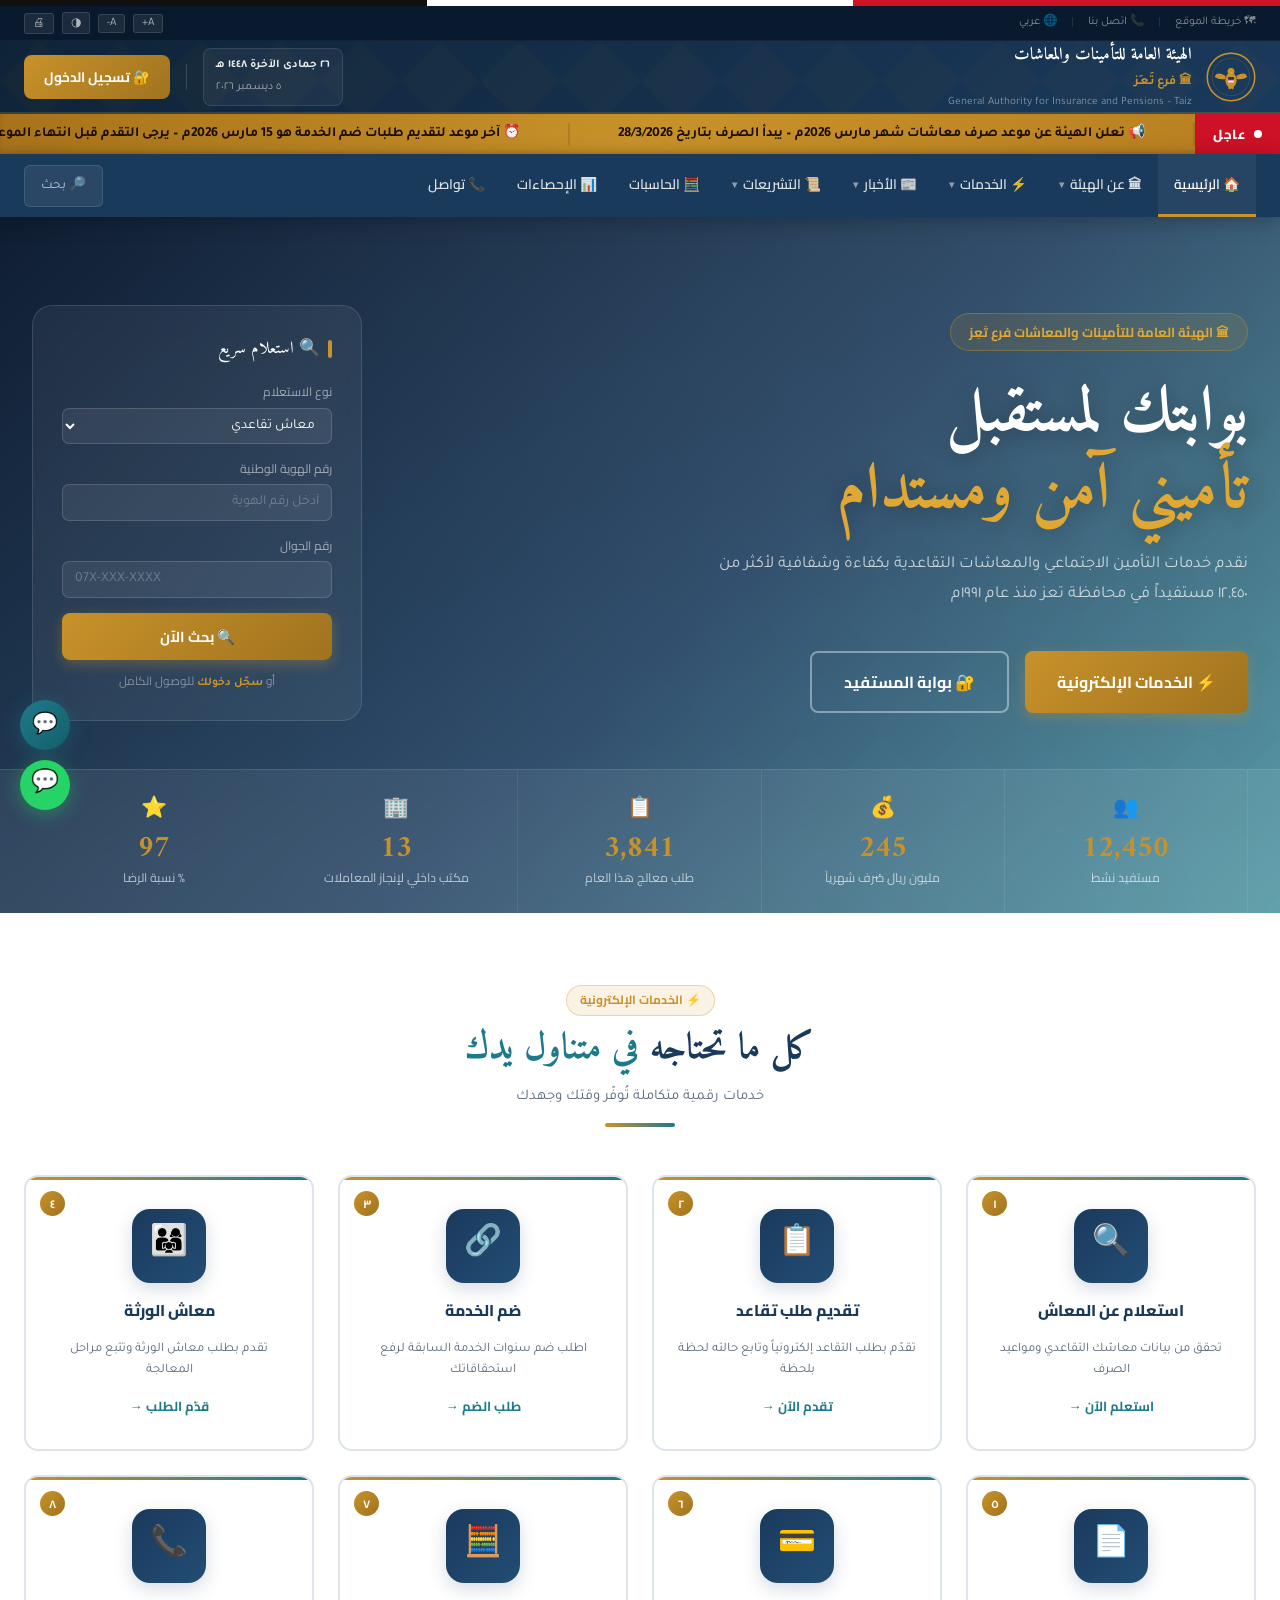
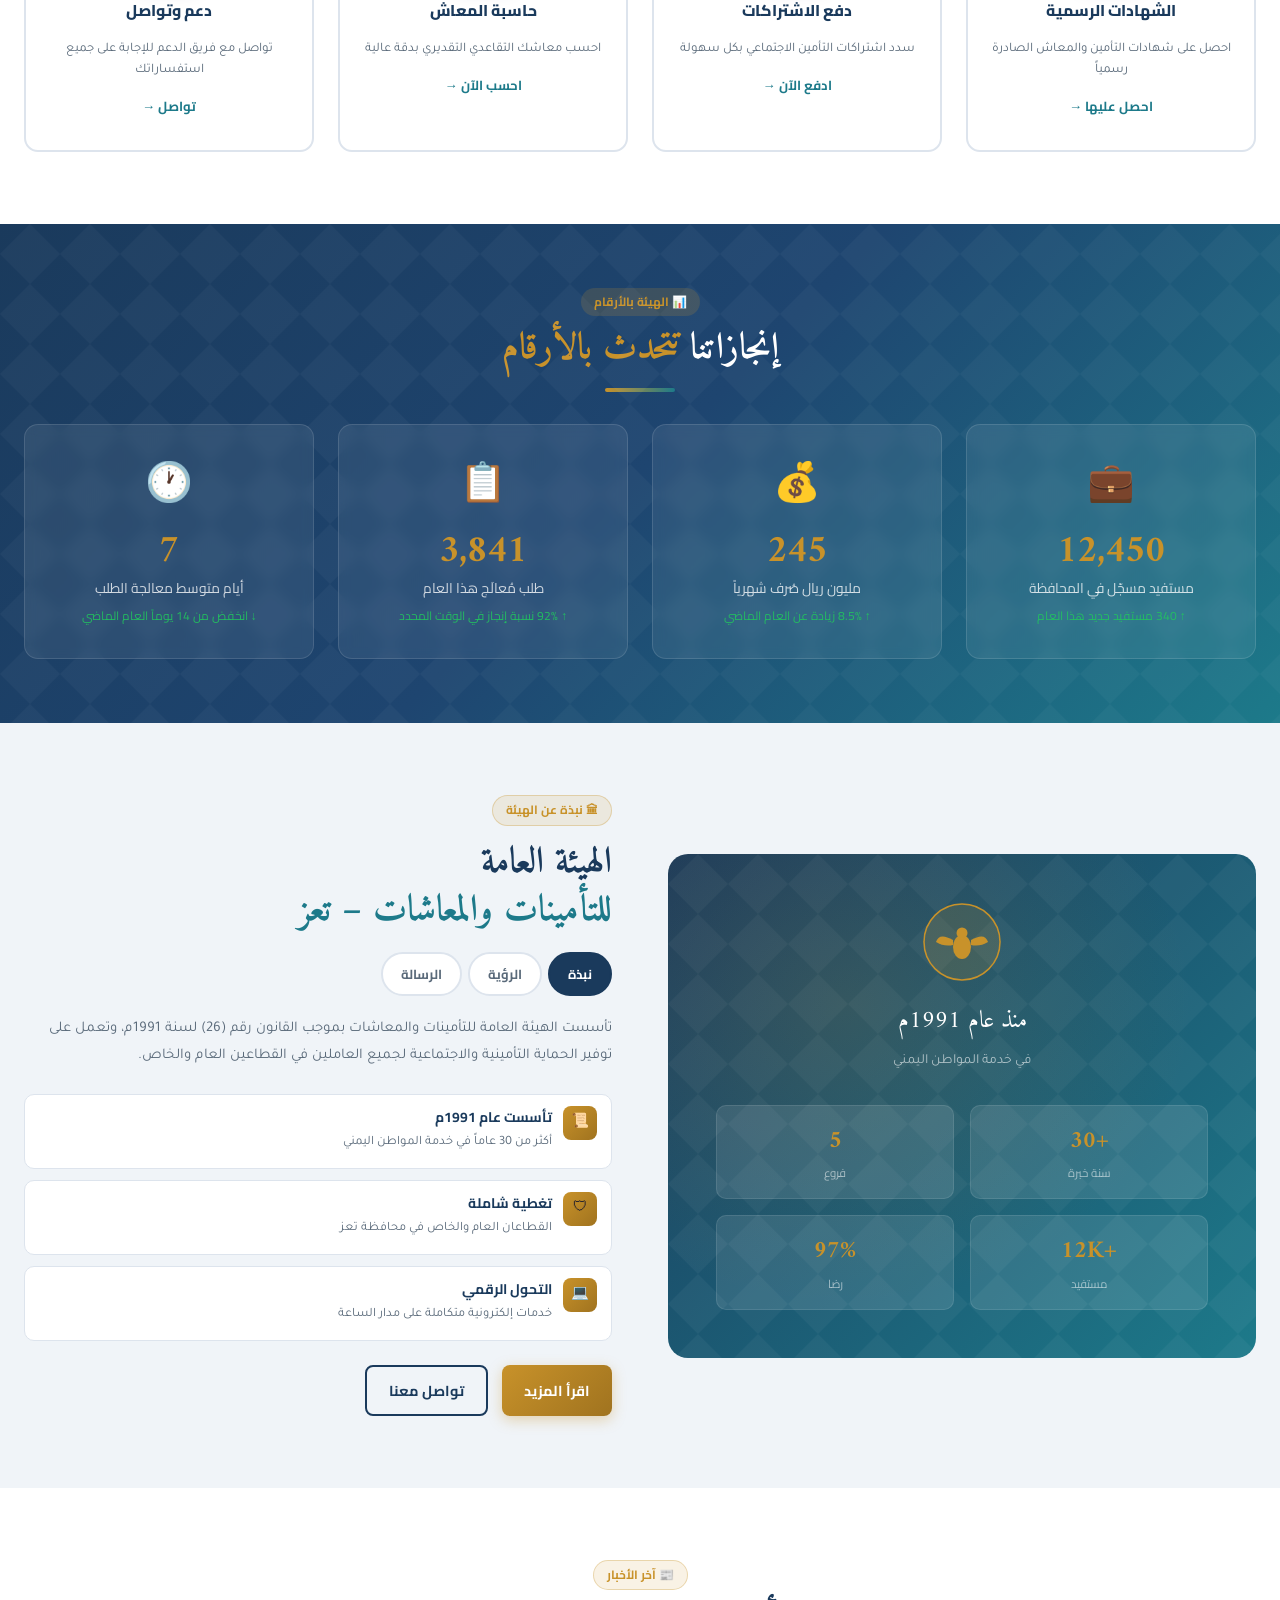
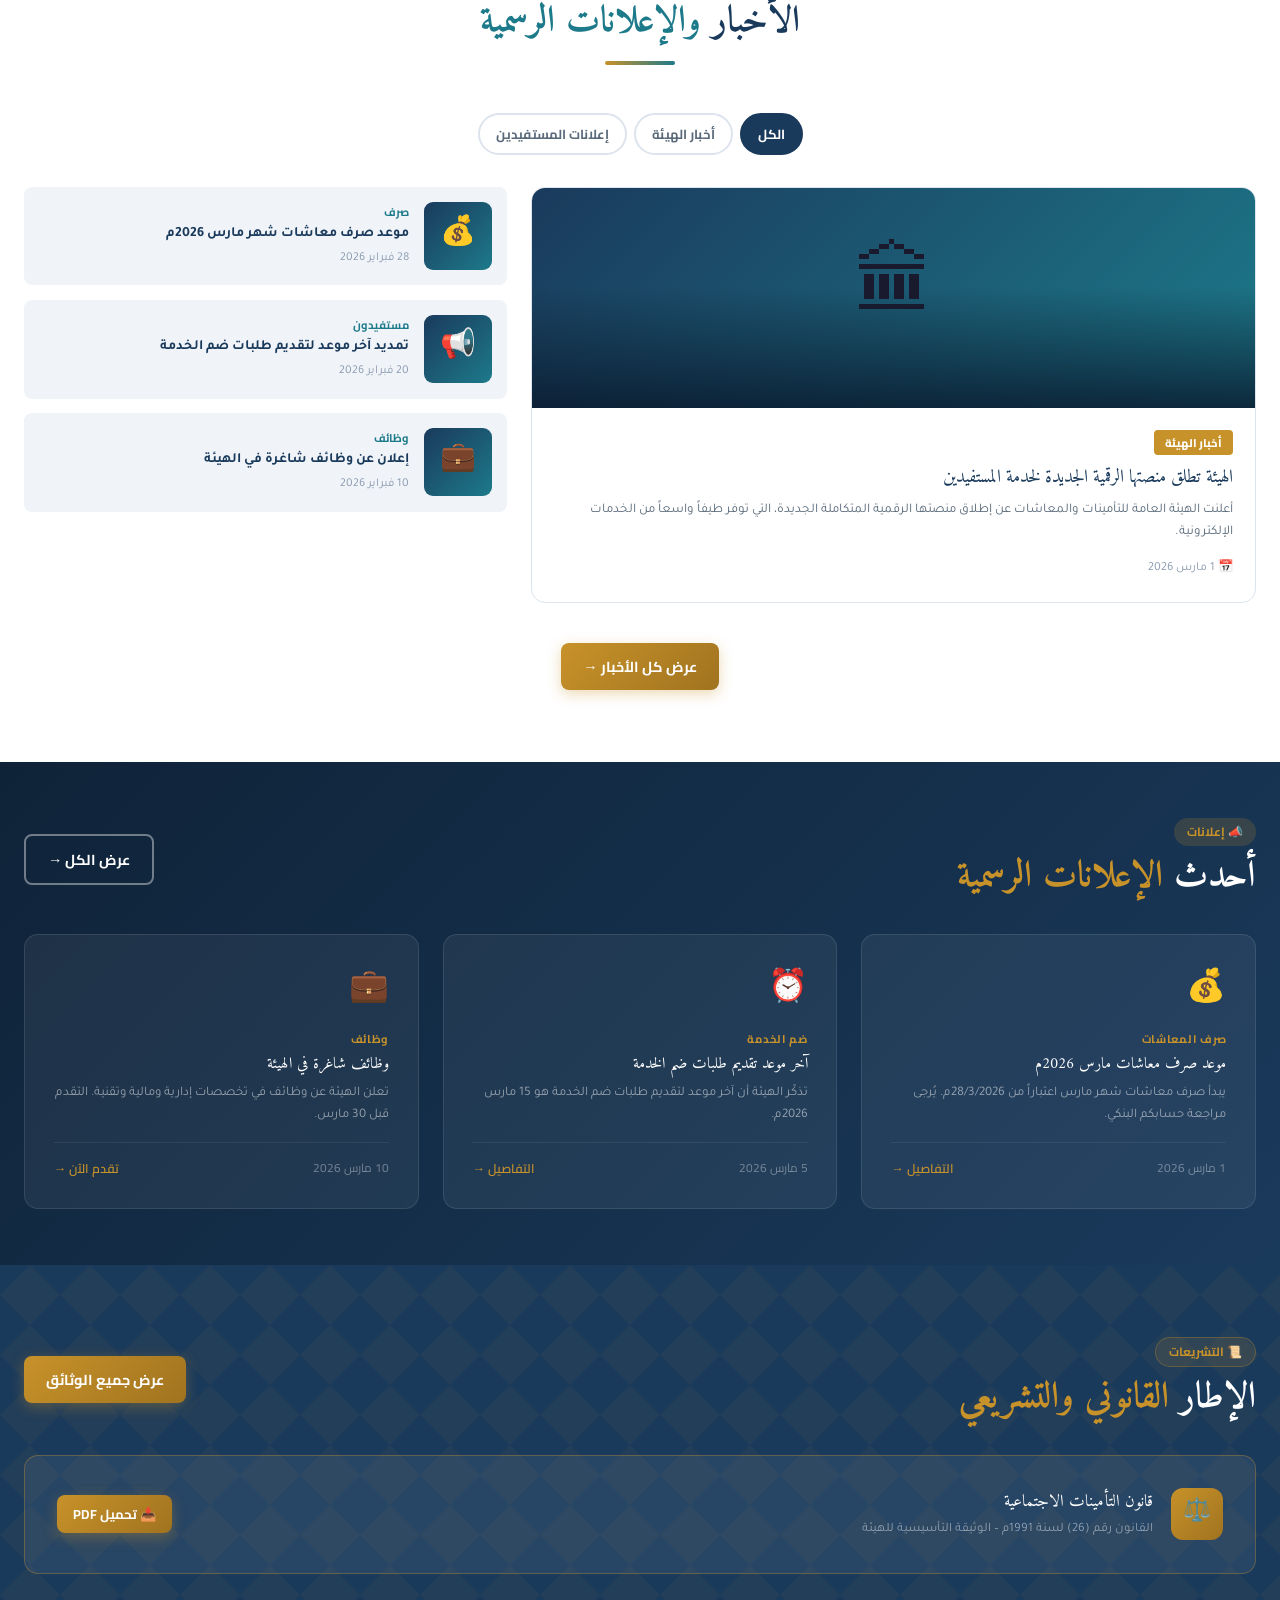
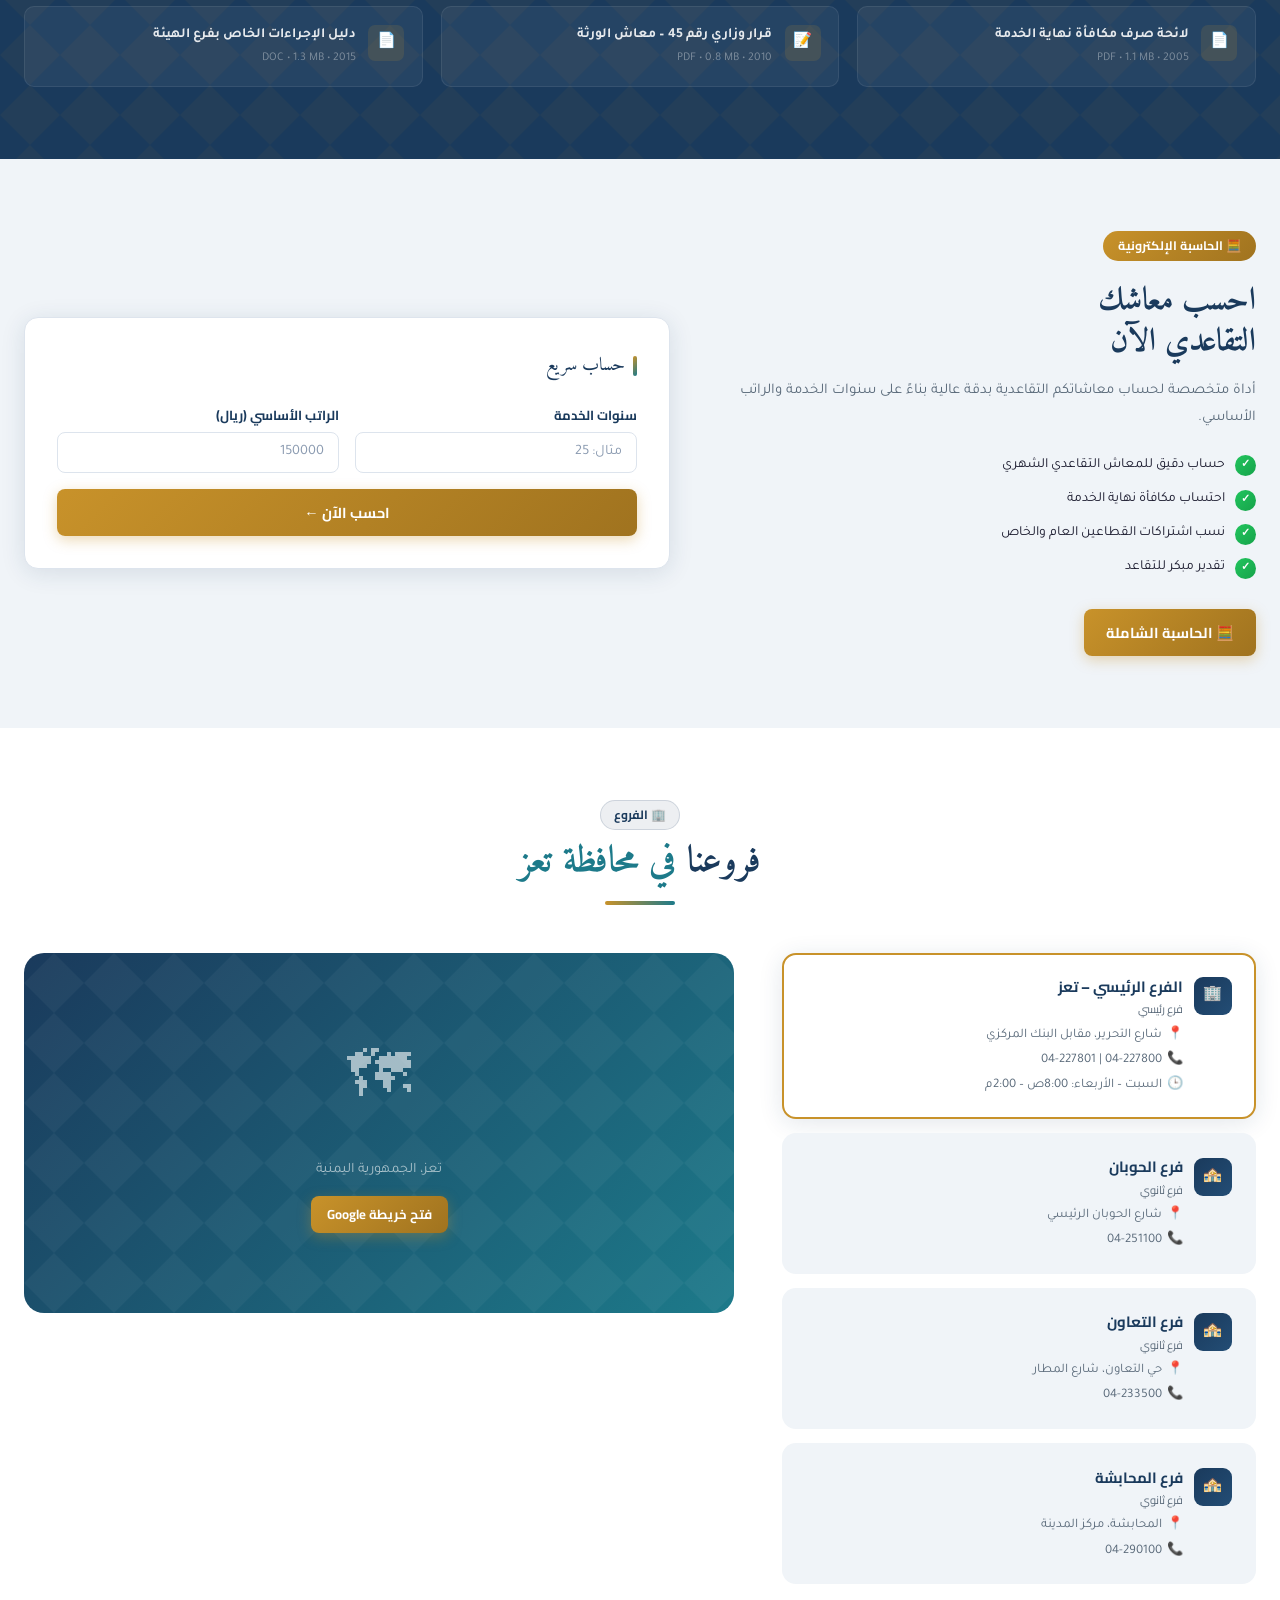
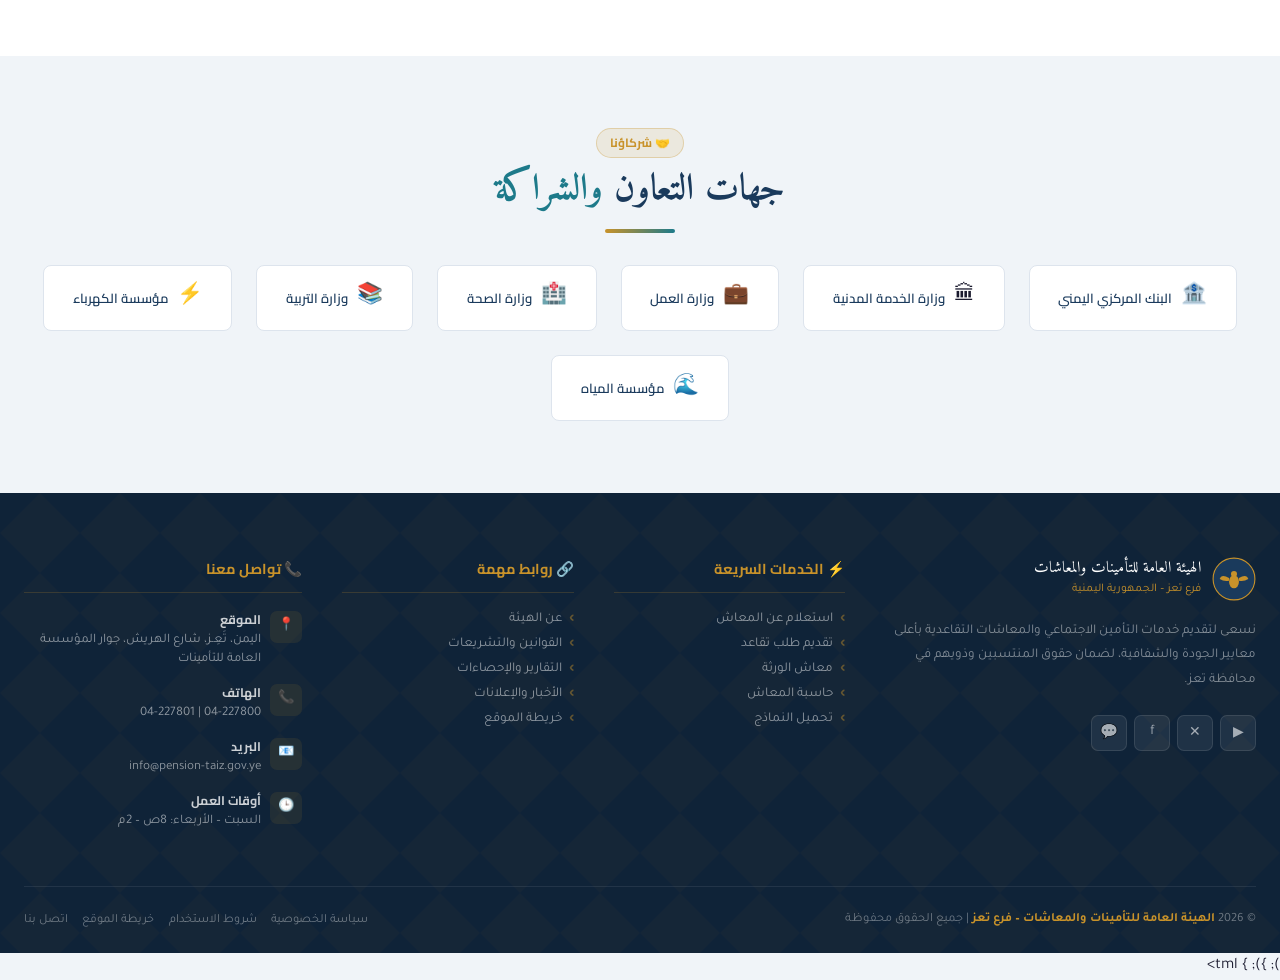
<file: index.html>
<!DOCTYPE html>
<html lang="ar" dir="rtl">
<head>
<meta charset="UTF-8">
<meta name="viewport" content="width=device-width, initial-scale=1.0, viewport-fit=cover">
<meta name="description" content="الهيئة العامة للتأمينات والمعاشات – فرع تعز – بوابة الخدمات الإلكترونية المتكاملة">
<meta name="keywords" content="تأمينات، معاشات، تقاعد، تعز، اليمن، خدمات إلكترونية">
<title>الهيئة العامة للتأمينات والمعاشات – فرع تعز</title>

<!-- PWA Meta Tags -->
<meta name="theme-color" content="#1A3A5C">
<meta name="mobile-web-app-capable" content="yes">
<meta name="apple-mobile-web-app-capable" content="yes">
<meta name="apple-mobile-web-app-status-bar-style" content="black-translucent">
<meta name="apple-mobile-web-app-title" content="تأمينات تعز">
<meta name="application-name" content="تأمينات تعز">
<meta name="msapplication-TileColor" content="#1A3A5C">
<meta name="msapplication-config" content="browserconfig.xml">

<!-- Open Graph -->
<meta property="og:type" content="website">
<meta property="og:title" content="الهيئة العامة للتأمينات والمعاشات – فرع تعز">
<meta property="og:description" content="بوابة الخدمات الإلكترونية المتكاملة – تأمينات ومعاشات وخدمات إلكترونية">
<meta property="og:locale" content="ar_YE">

<!-- PWA Manifest -->
<link rel="manifest" href="manifest.json">

<!-- Icons -->
<link rel="icon" type="image/svg+xml" href="icons/icon.svg">
<link rel="icon" type="image/png" sizes="192x192" href="icons/icon-192.png">
<link rel="apple-touch-icon" href="icons/icon-192.png">

<!-- Fonts -->
<link rel="preconnect" href="https://fonts.googleapis.com">
<link rel="preconnect" href="https://fonts.gstatic.com" crossorigin>
<link href="https://fonts.googleapis.com/css2?family=Amiri:wght@400;700&family=Tajawal:wght@300;400;500;600;700;800&family=Cairo:wght@400;600;700;900&display=swap" rel="stylesheet">
<style>
/* ═══════════════════════════════════════════════════════════
   DESIGN TOKENS & RESET
═══════════════════════════════════════════════════════════ */
:root {
  --navy:#1A3A5C;--navy-dark:#0f2338;--navy-light:#234d75;--navy-mid:#1e4570;
  --gold:#C8922A;--gold-light:#e0a832;--gold-pale:#fdf3e3;--gold-dark:#a0731f;
  --teal:#1D7A8A;--teal-light:#22909f;--teal-pale:#e8f7f9;
  --green:#22c55e;--red:#ef4444;--orange:#f59e0b;
  --bg:#F0F4F8;--white:#fff;
  --text:#1a1a2e;--muted:#5a6a7a;--muted-light:#8a9ab0;--border:#dde4ed;
  --shadow-sm:0 2px 8px rgba(26,58,92,.08);
  --shadow:0 4px 24px rgba(26,58,92,.12);
  --shadow-lg:0 8px 40px rgba(26,58,92,.18);
  --shadow-xl:0 16px 60px rgba(26,58,92,.22);
  --radius:14px;--radius-sm:8px;--radius-lg:20px;
  --tr:all .3s cubic-bezier(.4,0,.2,1);
  --font:'Tajawal','Cairo',sans-serif;
  --font-h:'Amiri',serif;
  --font-ui:'Cairo',sans-serif;
}
*,*::before,*::after{box-sizing:border-box;margin:0;padding:0}
html{scroll-behavior:smooth;font-size:16px}
body{font-family:var(--font);background:var(--bg);color:var(--text);direction:rtl;line-height:1.7;overflow-x:hidden}
a{text-decoration:none;color:inherit}
button,input,select,textarea{font-family:var(--font)}
button{cursor:pointer;border:none;background:none}
::-webkit-scrollbar{width:7px}
::-webkit-scrollbar-track{background:#f1f1f1}
::-webkit-scrollbar-thumb{background:var(--navy);border-radius:4px}
::-webkit-scrollbar-thumb:hover{background:var(--gold)}

/* Animations */
@keyframes blink{0%,100%{opacity:1}50%{opacity:0}}
@keyframes fadeUp{from{opacity:0;transform:translateY(22px)}to{opacity:1;transform:translateY(0)}}
@keyframes fadeIn{from{opacity:0}to{opacity:1}}
@keyframes ticker{0%{transform:translateX(-100%)}100%{transform:translateX(100%)}}
@keyframes pulseGold{0%,100%{box-shadow:0 4px 20px rgba(200,146,42,.4)}50%{box-shadow:0 4px 32px rgba(200,146,42,.7)}}
@keyframes float{0%,100%{transform:translateY(0)}50%{transform:translateY(-8px)}}
@keyframes slideIn{from{right:-360px;opacity:0}to{right:24px;opacity:1}}
@keyframes spin{from{transform:rotate(0deg)}to{transform:rotate(360deg)}}
@keyframes progressBar{from{width:0}to{width:var(--w)}}
.fade-up{animation:fadeUp .65s ease both}
.d1{animation-delay:.1s}.d2{animation-delay:.2s}.d3{animation-delay:.3s}.d4{animation-delay:.4s}
.geo{background-image:url("data:image/svg+xml,%3Csvg width='60' height='60' viewBox='0 0 60 60' xmlns='http://www.w3.org/2000/svg'%3E%3Cg fill='%23C8922A' fill-opacity='0.06'%3E%3Cpath d='M30 0l30 30-30 30L0 30z'/%3E%3C/g%3E%3C/svg%3E")}
.geo-light{background-image:url("data:image/svg+xml,%3Csvg width='60' height='60' viewBox='0 0 60 60' xmlns='http://www.w3.org/2000/svg'%3E%3Cg fill='%23fff' fill-opacity='0.04'%3E%3Cpath d='M30 0l30 30-30 30L0 30z'/%3E%3C/g%3E%3C/svg%3E")}
.dots{background-image:radial-gradient(rgba(26,58,92,.07) 1px,transparent 1px);background-size:20px 20px}

/* Shared */
.btn{display:inline-flex;align-items:center;gap:8px;padding:10px 22px;border-radius:var(--radius-sm);font-size:.9rem;font-weight:700;cursor:pointer;transition:var(--tr);border:none;font-family:var(--font-ui)}
.btn-primary{background:linear-gradient(135deg,var(--gold),var(--gold-dark));color:#fff;box-shadow:0 4px 14px rgba(200,146,42,.35)}
.btn-primary:hover{filter:brightness(1.1);transform:translateY(-2px);box-shadow:0 6px 24px rgba(200,146,42,.45)}
.btn-teal{background:linear-gradient(135deg,var(--teal),#155f6b);color:#fff;box-shadow:0 4px 14px rgba(29,122,138,.3)}
.btn-teal:hover{filter:brightness(1.1);transform:translateY(-2px)}
.btn-navy{background:var(--navy);color:#fff}
.btn-navy:hover{background:var(--navy-light);transform:translateY(-1px)}
.btn-outline{background:transparent;color:var(--navy);border:2px solid var(--navy)!important}
.btn-outline:hover{background:rgba(26,58,92,.05)}
.btn-outline-gold{background:transparent;color:var(--gold);border:2px solid var(--gold)!important}
.btn-outline-gold:hover{background:rgba(200,146,42,.07)}
.btn-ghost{background:transparent;color:#fff;border:2px solid rgba(255,255,255,.4)!important}
.btn-ghost:hover{background:rgba(255,255,255,.1);border-color:#fff!important}
.btn-sm{padding:7px 16px;font-size:.82rem}
.btn-lg{padding:14px 32px;font-size:1rem}
.btn-danger{background:rgba(239,68,68,.1);color:#dc2626;border:1px solid rgba(239,68,68,.25)!important}
.btn-danger:hover{background:rgba(239,68,68,.18)}
.card{background:var(--white);border-radius:var(--radius);box-shadow:var(--shadow-sm);border:1px solid var(--border)}
.badge{display:inline-flex;align-items:center;gap:5px;padding:4px 13px;border-radius:50px;font-size:.75rem;font-weight:700;font-family:var(--font-ui)}
.badge-gold{background:rgba(200,146,42,.12);color:var(--gold);border:1px solid rgba(200,146,42,.3)}
.badge-teal{background:rgba(29,122,138,.12);color:var(--teal);border:1px solid rgba(29,122,138,.3)}
.badge-navy{background:rgba(26,58,92,.08);color:var(--navy);border:1px solid rgba(26,58,92,.15)}
.badge-green{background:rgba(34,197,94,.1);color:#16a34a;border:1px solid rgba(34,197,94,.3)}
.badge-red{background:rgba(239,68,68,.1);color:#dc2626;border:1px solid rgba(239,68,68,.3)}
.badge-orange{background:rgba(245,158,11,.1);color:#d97706;border:1px solid rgba(245,158,11,.3)}
.inp{width:100%;padding:11px 14px;border:1.5px solid var(--border);border-radius:var(--radius-sm);font-size:.9rem;color:var(--text);outline:none;transition:var(--tr);background:#fff;font-family:var(--font)}
.inp:focus{border-color:var(--teal);box-shadow:0 0 0 3px rgba(29,122,138,.1)}
.inp::placeholder{color:var(--muted-light)}
.form-label{display:block;font-size:.82rem;font-weight:700;color:var(--navy);margin-bottom:6px;font-family:var(--font-ui)}
.section{padding:4.5rem 1.5rem}
.section-inner{max-width:1400px;margin:0 auto}
.section-header{text-align:center;margin-bottom:3rem}
.section-title{font-family:var(--font-h);font-size:clamp(1.7rem,3vw,2.3rem);color:var(--navy);line-height:1.3}
.section-title .hl{color:var(--teal)}
.title-line{width:70px;height:4px;background:linear-gradient(90deg,var(--gold),var(--teal));margin:14px auto 0;border-radius:2px}
.section-desc{color:var(--muted);font-size:.93rem;margin-top:10px;max-width:550px;margin-left:auto;margin-right:auto}
.page{display:none;animation:fadeUp .5s ease}
.page.active{display:block}
.breadcrumb{background:var(--white);border-bottom:1px solid var(--border)}
.breadcrumb-inner{max-width:1400px;margin:0 auto;padding:.8rem 1.5rem;display:flex;align-items:center;gap:8px;font-size:.82rem}
.bc-link{color:var(--teal);cursor:pointer;font-weight:600;background:none;border:none;font-family:var(--font);transition:color .2s}
.bc-link:hover{color:var(--gold)}
.sep{color:var(--muted-light)}
.current{color:var(--muted)}
.filter-btn{padding:7px 16px;border-radius:50px;font-size:.82rem;font-weight:700;cursor:pointer;transition:var(--tr);border:2px solid var(--border)!important;background:var(--white);color:var(--muted);font-family:var(--font-ui)}
.filter-btn.active,.filter-btn:hover{background:var(--navy);color:#fff;border-color:var(--navy)!important}

/* ═══ FLAG BAR ═══ */
.flag-bar{display:flex;height:6px}
.flag-bar .r{flex:1;background:#CE1126}
.flag-bar .w{flex:1;background:#fff}
.flag-bar .b{flex:1;background:#111}

/* ═══ ACCESS BAR ═══ */
.access-bar{background:#0a1a2e;color:rgba(255,255,255,.65);font-size:.75rem;padding:0 1.5rem;border-bottom:1px solid rgba(255,255,255,.04)}
.access-inner{max-width:1400px;margin:0 auto;display:flex;align-items:center;justify-content:space-between;height:34px;gap:1rem}
.access-left{display:flex;align-items:center;gap:14px}
.access-right{display:flex;align-items:center;gap:8px}
.acc-link{color:rgba(255,255,255,.5);cursor:pointer;font-size:.72rem;transition:color .2s}
.acc-link:hover{color:var(--gold)}
.acc-sep{color:rgba(255,255,255,.15)}
.acc-btn{background:rgba(255,255,255,.07);border:1px solid rgba(255,255,255,.12)!important;color:rgba(255,255,255,.65);padding:2px 8px;border-radius:3px;font-size:.72rem;cursor:pointer;transition:var(--tr)}
.acc-btn:hover{border-color:var(--gold)!important;color:var(--gold)}

/* ═══ TOP BAR ═══ */
.top-bar{background:linear-gradient(135deg,var(--navy-dark) 0%,var(--navy) 100%);color:rgba(255,255,255,.85);padding:0 1.5rem;border-bottom:2px solid rgba(200,146,42,.25);position:relative;overflow:hidden}
.top-bar::after{content:'';position:absolute;inset:0;background:url("data:image/svg+xml,%3Csvg width='80' height='80' viewBox='0 0 80 80' xmlns='http://www.w3.org/2000/svg'%3E%3Cg fill='%23C8922A' fill-opacity='0.03'%3E%3Cpath d='M40 0l40 40-40 40L0 40z'/%3E%3C/g%3E%3C/svg%3E");pointer-events:none}
.top-bar-inner{max-width:1400px;margin:0 auto;display:flex;align-items:center;justify-content:space-between;gap:1.5rem;min-height:68px;position:relative;z-index:1}
.tb-logo{display:flex;align-items:center;gap:14px;cursor:pointer}
.tb-logo:hover{opacity:.92}
.tb-name .main{font-family:var(--font-h);font-size:1.05rem;color:#fff;display:block;font-weight:700}
.tb-name .sub{font-size:.7rem;color:rgba(255,255,255,.45);display:block}
.tb-name .branch{font-size:.8rem;color:var(--gold);display:block;font-weight:600;margin-top:2px}
.tb-controls{display:flex;align-items:center;gap:1rem;flex-wrap:wrap}
.tb-date-box{display:flex;flex-direction:column;align-items:flex-end;gap:2px;padding:7px 12px;background:rgba(255,255,255,.05);border-radius:8px;border:1px solid rgba(255,255,255,.1)}
.tb-date-box span{font-size:.73rem;color:rgba(255,255,255,.6)}
.tb-date-box span:first-child{color:rgba(255,255,255,.9);font-weight:600}
.tb-div{width:1px;height:26px;background:rgba(255,255,255,.15)}
.tb-btn{background:rgba(255,255,255,.08);border:1px solid rgba(255,255,255,.18)!important;color:rgba(255,255,255,.75);padding:5px 10px;border-radius:5px;cursor:pointer;font-size:.78rem;transition:var(--tr);font-family:var(--font)}
.tb-btn:hover{border-color:var(--gold)!important;color:var(--gold);background:rgba(200,146,42,.07)}
.tb-login{background:linear-gradient(135deg,var(--gold),var(--gold-dark))!important;border:none!important;color:#fff!important;padding:9px 20px!important;border-radius:8px;font-size:.85rem;font-weight:700;transition:var(--tr);display:flex;align-items:center;gap:7px;animation:pulseGold 3s infinite;font-family:var(--font-ui)}
.tb-login:hover{filter:brightness(1.1);transform:translateY(-1px);animation:none}
.tb-user-wrap{display:flex;align-items:center;gap:10px}
.tb-avatar{width:36px;height:36px;background:linear-gradient(135deg,var(--gold),var(--gold-dark));border-radius:50%;display:flex;align-items:center;justify-content:center;font-family:var(--font-h);font-size:1rem;color:#fff;flex-shrink:0}
.tb-user-name{color:#fff;font-weight:600;font-size:.85rem}
.tb-logout{background:rgba(239,68,68,.12)!important;border:1px solid rgba(239,68,68,.28)!important;color:#fca5a5!important;padding:5px 13px!important;border-radius:6px;font-size:.78rem;cursor:pointer;transition:var(--tr)}
.tb-logout:hover{background:rgba(239,68,68,.22)!important}

/* ═══ TICKER ═══ */
.ticker-wrap{background:linear-gradient(135deg,#a8721a,var(--gold),#b87e20);color:#1a0e00;display:flex;align-items:center;height:40px;overflow:hidden;box-shadow:inset 0 -2px 4px rgba(0,0,0,.12)}
.ticker-label{background:#CE1126;color:#fff;padding:0 18px;height:100%;display:flex;align-items:center;font-weight:800;font-size:.82rem;white-space:nowrap;gap:8px;flex-shrink:0;font-family:var(--font-ui);letter-spacing:.03em}
.blink{width:8px;height:8px;background:#fff;border-radius:50%;animation:blink 1s infinite;display:inline-block;flex-shrink:0}
.ticker-track-wrap{overflow:hidden;flex:1}
.ticker-track{display:flex;animation:ticker 60s linear infinite;white-space:nowrap}
.ticker-track:hover{animation-play-state:paused}
.ticker-item{padding:0 3rem;border-right:2px solid rgba(0,0,0,.1);font-size:.87rem;font-weight:600;display:flex;align-items:center;gap:8px}

/* ═══ MAIN NAV ═══ */
.main-nav{background:var(--navy);position:sticky;top:0;z-index:1000;box-shadow:0 3px 20px rgba(0,0,0,.28)}
.nav-inner{max-width:1400px;margin:0 auto;display:flex;align-items:center;justify-content:space-between;padding:0 1.5rem}
.nav-menu{display:flex;align-items:stretch;list-style:none}
.nav-item{position:relative}
.nav-link{display:flex;align-items:center;gap:6px;padding:1.05rem 1rem;color:rgba(255,255,255,.85);font-size:.86rem;font-weight:600;transition:var(--tr);white-space:nowrap;cursor:pointer;border-bottom:3px solid transparent;background:none;border-top:none;border-left:none;border-right:none;font-family:var(--font-ui)}
.nav-link:hover,.nav-link.active{color:#fff;border-bottom-color:var(--gold);background:rgba(255,255,255,.05)}
.nav-link .arr{font-size:.6rem;opacity:.6;transition:transform .25s}
.nav-item:hover .nav-link .arr{transform:rotate(180deg)}
.mega-drop{position:absolute;top:100%;right:0;background:#fff;min-width:250px;box-shadow:var(--shadow-lg);border-top:3px solid var(--gold);border-radius:0 0 14px 14px;opacity:0;visibility:hidden;transform:translateY(10px);transition:var(--tr);z-index:200;overflow:hidden}
.nav-item:hover .mega-drop{opacity:1;visibility:visible;transform:translateY(0)}
.mega-drop a{display:flex;align-items:center;gap:11px;padding:11px 18px;color:var(--text);font-size:.87rem;transition:var(--tr);border-right:3px solid transparent;cursor:pointer;font-family:var(--font)}
.mega-drop a:hover{background:var(--gold-pale);border-right-color:var(--gold);color:var(--navy);padding-right:1.5rem}
.dd-icon{width:30px;height:30px;background:linear-gradient(135deg,var(--navy),var(--navy-light));border-radius:7px;display:flex;align-items:center;justify-content:center;font-size:.78rem;color:var(--gold);flex-shrink:0}
.mega-drop .ddiv{height:1px;background:var(--border);margin:4px 0}
.nav-search{display:flex;align-items:center;gap:8px;padding:.65rem 1rem;color:rgba(255,255,255,.7);font-size:.84rem;cursor:pointer;transition:var(--tr);background:rgba(255,255,255,.07);border-radius:6px;border:1px solid rgba(255,255,255,.12)!important;font-family:var(--font)}
.nav-search:hover{color:#fff;background:rgba(255,255,255,.11)}
.hamburger{display:none;flex-direction:column;gap:5px;padding:10px;cursor:pointer}
.hamburger span{display:block;width:24px;height:2px;background:#fff;border-radius:2px;transition:var(--tr)}

/* Search Overlay */
.search-ov{position:fixed;inset:0;background:rgba(10,26,46,.96);z-index:9999;display:flex;align-items:flex-start;justify-content:center;padding-top:120px;opacity:0;visibility:hidden;transition:var(--tr);backdrop-filter:blur(6px)}
.search-ov.show{opacity:1;visibility:visible}
.search-box{width:100%;max-width:680px;padding:0 2rem}
.search-lbl{color:rgba(255,255,255,.45);font-size:.82rem;margin-bottom:12px;display:block;font-family:var(--font-ui)}
.search-wrap{display:flex;align-items:center;gap:12px;background:rgba(255,255,255,.06);border:2px solid rgba(255,255,255,.15);border-radius:14px;padding:12px 18px;transition:var(--tr)}
.search-wrap:focus-within{border-color:var(--gold)}
.search-wrap input{flex:1;background:none;border:none;outline:none;color:#fff;font-size:1.2rem;font-family:var(--font)}
.search-wrap input::placeholder{color:rgba(255,255,255,.28)}
.search-close-btn{color:rgba(255,255,255,.5);font-size:1.3rem;cursor:pointer;transition:color .2s;background:none;border:none;flex-shrink:0}
.search-close-btn:hover{color:#fff}
.search-sugs{margin-top:1.5rem}
.search-sug-lbl{color:rgba(255,255,255,.35);font-size:.74rem;margin-bottom:10px;font-family:var(--font-ui)}
.search-sug-list{display:flex;gap:8px;flex-wrap:wrap}
.search-sug{background:rgba(255,255,255,.07);color:rgba(255,255,255,.65);border:1px solid rgba(255,255,255,.1)!important;border-radius:50px;padding:5px 14px;font-size:.82rem;cursor:pointer;transition:var(--tr)}
.search-sug:hover{background:rgba(200,146,42,.2);border-color:rgba(200,146,42,.4)!important;color:var(--gold)}

/* Mobile Drawer */
.drawer-ov{display:none;position:fixed;inset:0;background:rgba(0,0,0,.6);z-index:9998;backdrop-filter:blur(3px)}
.drawer-ov.show{display:block}
.drawer{position:fixed;top:0;right:-310px;width:285px;height:100vh;background:var(--navy-dark);z-index:9999;overflow-y:auto;transition:right .35s ease;display:flex;flex-direction:column}
.drawer.open{right:0}
.drawer-head{padding:1.2rem 1.4rem;background:rgba(0,0,0,.2);display:flex;justify-content:space-between;align-items:center;border-bottom:1px solid rgba(255,255,255,.07)}
.drawer-head span{color:#fff;font-weight:700;font-family:var(--font-ui)}
.drawer-close{background:rgba(255,255,255,.1);border:none;color:#fff;width:30px;height:30px;border-radius:50%;display:flex;align-items:center;justify-content:center;cursor:pointer;transition:var(--tr)}
.drawer-close:hover{background:rgba(239,68,68,.3)}
.drawer-nav a,.drawer-nav button{display:flex;align-items:center;gap:11px;padding:13px 22px;color:rgba(255,255,255,.8);font-size:.9rem;border-bottom:1px solid rgba(255,255,255,.05);transition:background .2s,color .2s;cursor:pointer;width:100%;background:none;border-top:none;border-left:none;border-right:none;border-bottom:1px solid rgba(255,255,255,.05);font-family:var(--font);text-align:right}
.drawer-nav a:hover,.drawer-nav button:hover{background:rgba(200,146,42,.1);color:var(--gold)}
.drawer-nav .sub{padding-right:46px;font-size:.84rem;color:rgba(255,255,255,.55);border-bottom-color:rgba(255,255,255,.03)}
.drawer-footer{padding:1.2rem;margin-top:auto;border-top:1px solid rgba(255,255,255,.07)}
.drawer-login-btn{width:100%;padding:12px;background:linear-gradient(135deg,var(--gold),var(--gold-dark));color:#fff;border:none;border-radius:8px;font-weight:700;font-size:.9rem;cursor:pointer;font-family:var(--font-ui);display:flex;align-items:center;justify-content:center;gap:8px;transition:var(--tr)}
.drawer-login-btn:hover{filter:brightness(1.1)}

/* ═══ HERO ═══ */
.hero{position:relative;min-height:590px;display:flex;flex-direction:column;overflow:hidden}
.hero-bg{position:absolute;inset:0;background:linear-gradient(135deg,rgba(10,25,46,.98) 0%,rgba(26,58,92,.88) 55%,rgba(29,122,138,.72) 100%);z-index:1}
.hero-tex{position:absolute;inset:0;background-image:url("data:image/svg+xml,%3Csvg width='80' height='80' viewBox='0 0 80 80' xmlns='http://www.w3.org/2000/svg'%3E%3Cg fill='%23C8922A' fill-opacity='0.04'%3E%3Cpath d='M40 0l40 40-40 40L0 40z'/%3E%3C/g%3E%3C/svg%3E");z-index:0}
.hero-rad{position:absolute;inset:0;background:radial-gradient(ellipse at 15% 60%,rgba(29,122,138,.22) 0%,transparent 55%),radial-gradient(ellipse at 85% 15%,rgba(200,146,42,.13) 0%,transparent 50%);z-index:0}
.hero-content{position:relative;z-index:2;max-width:1400px;margin:0 auto;padding:5.5rem 2rem 3rem;width:100%;flex:1;display:flex;align-items:center;gap:4rem}
.hero-text{flex:1}
.hero-badge{display:inline-flex;align-items:center;gap:8px;background:rgba(200,146,42,.14);border:1px solid rgba(200,146,42,.38);color:var(--gold-light);padding:7px 18px;border-radius:50px;font-size:.82rem;font-weight:700;margin-bottom:1.6rem;width:fit-content;font-family:var(--font-ui)}
.hero-title{font-family:var(--font-h);font-size:clamp(2.4rem,5vw,4rem);font-weight:700;color:#fff;line-height:1.2;margin-bottom:1.2rem;text-shadow:0 2px 24px rgba(0,0,0,.3)}
.hero-title span{color:var(--gold-light)}
.hero-sub{font-size:1.05rem;color:rgba(255,255,255,.72);margin-bottom:2.5rem;max-width:550px;line-height:1.82}
.hero-ctas{display:flex;gap:1rem;flex-wrap:wrap}
.hero-widget{flex-shrink:0;width:330px;background:rgba(255,255,255,.06);backdrop-filter:blur(14px);border:1px solid rgba(255,255,255,.12);border-radius:var(--radius-lg);padding:1.8rem}
@media(max-width:1060px){.hero-widget{display:none}}
.hw-title{font-family:var(--font-h);font-size:1.05rem;color:#fff;margin-bottom:1.2rem;display:flex;align-items:center;gap:8px}
.hw-title::before{content:'';display:block;width:4px;height:18px;background:var(--gold);border-radius:2px}
.hw-field{margin-bottom:.9rem}
.hw-field label{display:block;font-size:.76rem;color:rgba(255,255,255,.55);margin-bottom:5px;font-family:var(--font-ui)}
.hw-field input,.hw-field select{background:rgba(255,255,255,.07);border:1px solid rgba(255,255,255,.15);color:#fff;border-radius:7px;padding:9px 12px;width:100%;font-size:.87rem;outline:none;transition:var(--tr);font-family:var(--font)}
.hw-field input:focus,.hw-field select:focus{border-color:var(--gold);background:rgba(255,255,255,.1)}
.hw-field input::placeholder{color:rgba(255,255,255,.28)}
.hw-field select option{background:var(--navy);color:#fff}
.stats-bar{position:relative;z-index:2;background:rgba(255,255,255,.07);backdrop-filter:blur(14px);border-top:1px solid rgba(255,255,255,.1)}
.stats-inner{max-width:1400px;margin:0 auto;display:grid;grid-template-columns:repeat(5,1fr);padding:0 2rem}
.stat-item{padding:1.5rem 1rem;text-align:center;border-right:1px solid rgba(255,255,255,.08);transition:var(--tr)}
.stat-item:last-child{border-right:none}
.stat-item:hover{background:rgba(255,255,255,.05)}
.stat-icon{font-size:1.3rem;display:block;margin-bottom:5px}
.stat-num{font-family:var(--font-h);font-size:1.9rem;font-weight:700;color:var(--gold);display:block;line-height:1}
.stat-lbl{font-size:.77rem;color:rgba(255,255,255,.66);margin-top:4px;display:block;font-family:var(--font-ui)}

/* ═══ SERVICES ═══ */
.services-grid{display:grid;grid-template-columns:repeat(4,1fr);gap:1.5rem}
.svc-card{background:var(--white);border:2px solid var(--border);border-radius:var(--radius);padding:2rem 1.4rem;text-align:center;cursor:pointer;display:flex;flex-direction:column;align-items:center;gap:.9rem;position:relative;overflow:hidden;transition:var(--tr)}
.svc-card::before{content:'';position:absolute;top:0;left:0;right:0;height:3px;background:linear-gradient(90deg,var(--gold),var(--teal))}
.svc-card:hover{transform:translateY(-7px);box-shadow:var(--shadow-lg);border-color:rgba(200,146,42,.4)}
.svc-icon{width:74px;height:74px;background:linear-gradient(135deg,var(--navy),var(--navy-light));border-radius:18px;display:flex;align-items:center;justify-content:center;font-size:1.9rem;transition:var(--tr);box-shadow:0 6px 18px rgba(26,58,92,.18)}
.svc-card:hover .svc-icon{background:linear-gradient(135deg,var(--gold),var(--gold-dark));transform:scale(1.08)}
.svc-num{position:absolute;top:14px;left:14px;width:25px;height:25px;background:linear-gradient(135deg,var(--gold),var(--gold-dark));border-radius:50%;display:flex;align-items:center;justify-content:center;font-size:.7rem;color:#fff;font-weight:700;font-family:var(--font-ui)}
.svc-name{font-size:.98rem;font-weight:800;color:var(--navy);font-family:var(--font-ui)}
.svc-desc{font-size:.82rem;color:var(--muted);line-height:1.6}
.svc-link{font-size:.82rem;color:var(--teal);font-weight:700;display:flex;align-items:center;gap:5px;font-family:var(--font-ui)}
.svc-card:hover .svc-link{color:var(--gold)}

/* ═══ STATS SECTION ═══ */
.stats-section{background:linear-gradient(135deg,var(--navy) 0%,var(--navy-mid) 50%,var(--teal) 100%);padding:4rem 1.5rem;position:relative;overflow:hidden}
.stats-section::before{content:'';position:absolute;inset:0;background:url("data:image/svg+xml,%3Csvg width='60' height='60' viewBox='0 0 60 60' xmlns='http://www.w3.org/2000/svg'%3E%3Cg fill='%23fff' fill-opacity='0.03'%3E%3Cpath d='M30 0l30 30-30 30L0 30z'/%3E%3C/g%3E%3C/svg%3E")}
.stat-cards-grid{display:grid;grid-template-columns:repeat(4,1fr);gap:1.5rem;position:relative;z-index:1}
.sbc{background:rgba(255,255,255,.07);border:1px solid rgba(255,255,255,.12);border-radius:var(--radius);padding:2rem;text-align:center;backdrop-filter:blur(6px);transition:var(--tr);cursor:default}
.sbc:hover{background:rgba(255,255,255,.12);transform:translateY(-4px)}
.sbc-icon{font-size:2.4rem;display:block;margin-bottom:.7rem}
.sbc-num{font-family:var(--font-h);font-size:2.4rem;font-weight:700;color:var(--gold);display:block;line-height:1}
.sbc-lbl{color:rgba(255,255,255,.78);font-size:.87rem;margin-top:6px;display:block;font-family:var(--font-ui)}
.sbc-trend{font-size:.75rem;color:rgba(34,197,94,.9);margin-top:5px;display:block;font-family:var(--font-ui)}

/* ═══ ABOUT PREVIEW ═══ */
.about-grid{display:grid;grid-template-columns:1fr 1fr;gap:3.5rem;align-items:center}
.about-visual-card{background:linear-gradient(135deg,var(--navy) 0%,var(--teal) 100%);border-radius:var(--radius-lg);overflow:hidden;min-height:400px;display:flex;flex-direction:column;align-items:center;justify-content:center;padding:3rem;position:relative}
.about-visual-card::before{content:'';position:absolute;inset:0;background-image:url("data:image/svg+xml,%3Csvg width='60' height='60' viewBox='0 0 60 60' xmlns='http://www.w3.org/2000/svg'%3E%3Cg fill='%23fff' fill-opacity='0.04'%3E%3Cpath d='M30 0l30 30-30 30L0 30z'/%3E%3C/g%3E%3C/svg%3E")}
.avc-content{position:relative;z-index:1;text-align:center;width:100%}
.avc-title{font-family:var(--font-h);font-size:1.5rem;color:#fff;margin-bottom:.5rem}
.avc-sub{font-size:.87rem;color:rgba(255,255,255,.6)}
.avc-mini{display:grid;grid-template-columns:1fr 1fr;gap:1rem;margin-top:2rem;width:100%}
.avc-mini-item{background:rgba(255,255,255,.1);border-radius:10px;padding:.9rem;text-align:center;border:1px solid rgba(255,255,255,.1)}
.avc-num{font-family:var(--font-h);font-size:1.5rem;color:var(--gold);font-weight:700;display:block}
.avc-lbl{font-size:.72rem;color:rgba(255,255,255,.55);display:block;margin-top:3px;font-family:var(--font-ui)}
.about-tabs{display:flex;gap:6px;margin-bottom:1.8rem;flex-wrap:wrap}
.about-tab{padding:8px 18px;border-radius:50px;font-size:.82rem;font-weight:700;cursor:pointer;transition:var(--tr);border:2px solid var(--border)!important;background:var(--white);color:var(--muted);font-family:var(--font-ui)}
.about-tab.active{background:var(--navy);color:#fff;border-color:var(--navy)!important}
.about-tab-pane{display:none;animation:fadeUp .35s ease}
.about-tab-pane.active{display:block}
.about-desc{color:var(--muted);font-size:.93rem;line-height:1.85;margin-bottom:1.5rem}
.about-hl{display:flex;flex-direction:column;gap:.7rem}
.ahl-item{display:flex;align-items:flex-start;gap:11px;padding:11px 14px;background:var(--white);border-radius:10px;border:1px solid var(--border);transition:var(--tr)}
.ahl-item:hover{border-color:var(--gold);box-shadow:var(--shadow-sm)}
.ahl-icon{width:34px;height:34px;background:linear-gradient(135deg,var(--gold),var(--gold-dark));border-radius:8px;display:flex;align-items:center;justify-content:center;font-size:.9rem;flex-shrink:0}
.ahl-text strong{display:block;font-size:.87rem;font-weight:700;color:var(--navy);font-family:var(--font-ui)}
.ahl-text span{font-size:.8rem;color:var(--muted)}

/* ═══ NEWS SECTION ═══ */
.news-home-grid{display:grid;grid-template-columns:1.5fr 1fr;gap:1.5rem}
.news-featured{border-radius:var(--radius);overflow:hidden;cursor:pointer;transition:var(--tr);background:var(--white);border:1px solid var(--border)}
.news-featured:hover{transform:translateY(-4px);box-shadow:var(--shadow-lg)}
.nf-thumb{height:220px;background:linear-gradient(135deg,var(--navy) 0%,var(--teal) 100%);display:flex;align-items:center;justify-content:center;font-size:5rem;position:relative;overflow:hidden}
.nf-ov{position:absolute;inset:0;background:linear-gradient(to top,rgba(10,26,46,.85) 0%,transparent 55%)}
.nf-body{padding:1.4rem}
.nf-tag{display:inline-block;background:var(--gold);color:#fff;padding:3px 11px;border-radius:4px;font-size:.7rem;font-weight:800;margin-bottom:9px;font-family:var(--font-ui)}
.nf-tag.teal{background:var(--teal)}
.nf-title{font-family:var(--font-h);font-size:1.15rem;color:var(--navy);margin-bottom:7px;line-height:1.5}
.nf-excerpt{font-size:.83rem;color:var(--muted);line-height:1.7;margin-bottom:.9rem}
.nf-meta{font-size:.77rem;color:var(--muted-light);display:flex;gap:12px}
.news-list{display:flex;flex-direction:column;gap:.9rem}
.nli{display:flex;gap:.9rem;padding:.9rem;background:var(--bg);border-radius:var(--radius-sm);cursor:pointer;transition:var(--tr);border:1px solid transparent}
.nli:hover{background:var(--white);border-color:var(--border);box-shadow:var(--shadow-sm)}
.nli-thumb{width:68px;height:68px;border-radius:9px;background:linear-gradient(135deg,var(--navy),var(--teal));display:flex;align-items:center;justify-content:center;font-size:1.8rem;flex-shrink:0}
.nli-body{flex:1}
.nli-cat{font-size:.7rem;font-weight:700;color:var(--teal);font-family:var(--font-ui)}
.nli-title{font-size:.88rem;font-weight:700;color:var(--navy);line-height:1.45;margin:3px 0;font-family:var(--font)}
.nli-meta{font-size:.75rem;color:var(--muted-light)}

/* ═══ ANNOUNCEMENTS ═══ */
.announce-section{background:linear-gradient(135deg,#0f2338 0%,var(--navy) 100%);padding:3.5rem 1.5rem;position:relative;overflow:hidden}
.announce-grid{display:grid;grid-template-columns:repeat(3,1fr);gap:1.5rem;position:relative;z-index:1}
.ac{background:rgba(255,255,255,.06);border:1px solid rgba(255,255,255,.1);border-radius:var(--radius);padding:1.8rem;transition:var(--tr);cursor:pointer}
.ac:hover{background:rgba(255,255,255,.1);transform:translateY(-3px);border-color:rgba(200,146,42,.4)}
.ac-icon{font-size:2rem;display:block;margin-bottom:.7rem}
.ac-cat{font-size:.7rem;font-weight:700;color:var(--gold);font-family:var(--font-ui);text-transform:uppercase;letter-spacing:.06em;display:block;margin-bottom:5px}
.ac-title{font-family:var(--font-h);font-size:.98rem;color:#fff;margin-bottom:.4rem;line-height:1.5}
.ac-desc{font-size:.82rem;color:rgba(255,255,255,.52);line-height:1.7}
.ac-foot{display:flex;align-items:center;justify-content:space-between;margin-top:.9rem;padding-top:.9rem;border-top:1px solid rgba(255,255,255,.07)}
.ac-date{font-size:.74rem;color:rgba(255,255,255,.38);font-family:var(--font-ui)}
.ac-more{font-size:.78rem;color:var(--gold);font-weight:600;font-family:var(--font-ui)}

/* ═══ LAWS TEASER ═══ */
.laws-teaser{background:var(--navy);padding:4.5rem 1.5rem;position:relative;overflow:hidden}
.laws-teaser::before{content:'';position:absolute;inset:0;background:url("data:image/svg+xml,%3Csvg width='60' height='60' viewBox='0 0 60 60' xmlns='http://www.w3.org/2000/svg'%3E%3Cg fill='%23C8922A' fill-opacity='0.05'%3E%3Cpath d='M30 0l30 30-30 30L0 30z'/%3E%3C/g%3E%3C/svg%3E")}
.law-feat{background:rgba(255,255,255,.06);border:1px solid rgba(200,146,42,.35);border-radius:var(--radius);padding:2rem;display:flex;align-items:center;justify-content:space-between;margin-bottom:2rem;flex-wrap:wrap;gap:1rem;position:relative;z-index:1}
.law-feat-l{display:flex;align-items:center;gap:1.1rem}
.law-feat-icon{width:52px;height:52px;background:linear-gradient(135deg,var(--gold),var(--gold-dark));border-radius:12px;display:flex;align-items:center;justify-content:center;font-size:1.4rem;flex-shrink:0}
.law-feat-title{font-family:var(--font-h);font-size:1.05rem;color:#fff;margin-bottom:3px}
.law-feat-meta{font-size:.8rem;color:rgba(255,255,255,.48)}
.laws-mini-grid{display:grid;grid-template-columns:repeat(3,1fr);gap:1.1rem;position:relative;z-index:1}
.law-mini{background:rgba(255,255,255,.05);border:1px solid rgba(255,255,255,.08);border-radius:10px;padding:1.1rem;display:flex;align-items:flex-start;gap:.8rem;transition:var(--tr);cursor:pointer}
.law-mini:hover{background:rgba(255,255,255,.1);border-color:rgba(200,146,42,.4);transform:translateY(-2px)}
.lm-icon{width:36px;height:36px;background:rgba(200,146,42,.14);border-radius:7px;display:flex;align-items:center;justify-content:center;font-size:.95rem;flex-shrink:0;color:var(--gold)}
.lm-title{font-size:.87rem;color:rgba(255,255,255,.88);font-weight:600;line-height:1.45;margin-bottom:3px}
.lm-meta{font-size:.74rem;color:rgba(255,255,255,.38)}

/* ═══ CALC TEASER ═══ */
.calc-teaser-grid{display:grid;grid-template-columns:1fr 1.2fr;gap:3rem;align-items:center}
.cp-badge{display:inline-block;background:linear-gradient(135deg,var(--gold),var(--gold-dark));color:#fff;padding:5px 15px;border-radius:50px;font-size:.77rem;font-weight:700;margin-bottom:1.2rem;font-family:var(--font-ui)}
.cp-title{font-family:var(--font-h);font-size:2rem;color:var(--navy);margin-bottom:.9rem;line-height:1.3}
.cp-desc{color:var(--muted);font-size:.93rem;line-height:1.8;margin-bottom:1.4rem}
.cp-feats{display:flex;flex-direction:column;gap:.65rem;margin-bottom:1.8rem}
.cp-feat{display:flex;align-items:center;gap:10px;font-size:.87rem;color:var(--text)}
.cp-feat::before{content:'✓';width:21px;height:21px;background:linear-gradient(135deg,var(--green),#16a34a);color:#fff;border-radius:50%;display:flex;align-items:center;justify-content:center;font-size:.68rem;font-weight:700;flex-shrink:0;line-height:21px;text-align:center}
.cqb{background:var(--white);border-radius:var(--radius);padding:2rem;box-shadow:var(--shadow);border:1px solid var(--border)}
.cqb-title{font-family:var(--font-h);font-size:1.15rem;color:var(--navy);margin-bottom:1.4rem;display:flex;align-items:center;gap:8px}
.cqb-title::before{content:'';display:block;width:4px;height:20px;background:linear-gradient(135deg,var(--gold),var(--teal));border-radius:2px}
.calc-row{display:grid;grid-template-columns:1fr 1fr;gap:1rem;margin-bottom:1rem}
.cqb-res{margin-top:1.4rem;padding:1.4rem;background:linear-gradient(135deg,rgba(200,146,42,.08),rgba(29,122,138,.05));border-radius:10px;border:2px solid var(--gold);text-align:center;display:none}
.cqb-res.show{display:block;animation:fadeUp .4s ease}
.cqb-amount{font-family:var(--font-h);font-size:2.2rem;font-weight:700;color:var(--navy);display:block}
.cqb-note{font-size:.75rem;color:var(--muted);margin-top:5px;font-family:var(--font-ui)}

/* ═══ BRANCHES ═══ */
.branches-grid{display:grid;grid-template-columns:1fr 1.5fr;gap:3rem;align-items:start}
.branch-cards{display:flex;flex-direction:column;gap:.9rem}
.branch-card{background:var(--bg);border:2px solid transparent;border-radius:var(--radius);padding:1.2rem 1.4rem;cursor:pointer;transition:var(--tr)}
.branch-card.active,.branch-card:hover{background:var(--white);border-color:var(--gold);box-shadow:var(--shadow)}
.bc-top{display:flex;align-items:center;gap:11px;margin-bottom:.4rem}
.bc-ic{width:38px;height:38px;background:linear-gradient(135deg,var(--navy),var(--navy-light));border-radius:9px;display:flex;align-items:center;justify-content:center;font-size:.95rem;flex-shrink:0;color:var(--gold)}
.bc-name{font-size:.93rem;font-weight:700;color:var(--navy);font-family:var(--font-ui)}
.bc-type{font-size:.7rem;color:var(--muted);font-family:var(--font-ui)}
.bc-info{display:flex;flex-direction:column;gap:3px;padding-right:49px}
.bc-row{font-size:.82rem;color:var(--muted);display:flex;align-items:center;gap:5px}
.bc-row span{color:var(--gold)}
.branch-map{background:linear-gradient(135deg,var(--navy) 0%,var(--teal) 100%);border-radius:var(--radius-lg);min-height:360px;display:flex;align-items:center;justify-content:center;position:relative;overflow:hidden}
.map-ph{position:relative;z-index:1;text-align:center;color:rgba(255,255,255,.6)}
.map-icon{font-size:4rem;margin-bottom:1rem;animation:float 3s ease-in-out infinite;display:block}

/* ═══ PARTNERS ═══ */
.partners-list{display:flex;gap:1.5rem;flex-wrap:wrap;justify-content:center}
.partner-item{background:var(--white);border:1px solid var(--border);border-radius:var(--radius-sm);padding:.9rem 1.8rem;display:flex;align-items:center;gap:9px;transition:var(--tr);cursor:pointer}
.partner-item:hover{border-color:var(--gold);box-shadow:var(--shadow-sm)}
.partner-item span{font-size:1.3rem}
.partner-item p{font-size:.82rem;font-weight:600;color:var(--navy);font-family:var(--font-ui)}

/* ═══ FOOTER ═══ */
.footer{background:var(--navy-dark);color:rgba(255,255,255,.72);padding:4rem 1.5rem 0;position:relative;overflow:hidden}
.footer::before{content:'';position:absolute;inset:0;background-image:url("data:image/svg+xml,%3Csvg width='80' height='80' viewBox='0 0 80 80' xmlns='http://www.w3.org/2000/svg'%3E%3Cg fill='%23C8922A' fill-opacity='0.03'%3E%3Cpath d='M40 0l40 40-40 40L0 40z'/%3E%3C/g%3E%3C/svg%3E")}
.footer-inner{max-width:1400px;margin:0 auto;position:relative;z-index:1}
.footer-top{display:grid;grid-template-columns:1.6fr 1fr 1fr 1.2fr;gap:2.5rem;padding-bottom:2.5rem;border-bottom:1px solid rgba(255,255,255,.08)}
.footer-logo{display:flex;align-items:center;gap:11px;margin-bottom:1.1rem}
.footer-logo-name{font-family:var(--font-h);font-size:.98rem;color:#fff;line-height:1.4}
.footer-logo-sub{font-size:.73rem;color:var(--gold)}
.footer-desc{font-size:.84rem;color:rgba(255,255,255,.48);line-height:1.82;margin-bottom:1.4rem}
.footer-col h4{color:var(--gold);font-size:.9rem;font-weight:700;margin-bottom:1.1rem;padding-bottom:.65rem;border-bottom:1px solid rgba(200,146,42,.2);font-family:var(--font-ui);display:flex;align-items:center;gap:7px}
.footer-col ul{list-style:none}
.footer-col ul li{margin-bottom:.5rem}
.footer-col ul li a,.footer-col ul li button{color:rgba(255,255,255,.52);font-size:.84rem;cursor:pointer;display:flex;align-items:center;gap:7px;transition:color .2s;background:none;border:none;font-family:var(--font)}
.footer-col ul li a:hover,.footer-col ul li button:hover{color:var(--gold)}
.footer-col ul li a::before,.footer-col ul li button::before{content:'›';color:rgba(200,146,42,.45);font-weight:700}
.footer-col ul li a:hover::before,.footer-col ul li button:hover::before{color:var(--gold)}
.social-links{display:flex;gap:7px;flex-wrap:wrap}
.social-btn{width:36px;height:36px;background:rgba(255,255,255,.07);border:1px solid rgba(255,255,255,.1)!important;border-radius:7px;display:flex;align-items:center;justify-content:center;color:rgba(255,255,255,.6);font-size:.9rem;transition:var(--tr);cursor:pointer}
.social-btn:hover{background:var(--gold);border-color:var(--gold)!important;color:#fff;transform:translateY(-2px)}
.footer-ci{display:flex;align-items:flex-start;gap:9px;margin-bottom:.9rem}
.fci-icon{width:32px;height:32px;background:rgba(200,146,42,.1);border-radius:7px;display:flex;align-items:center;justify-content:center;font-size:.82rem;flex-shrink:0;color:var(--gold)}
.fci-text{font-size:.82rem;color:rgba(255,255,255,.52);line-height:1.5}
.fci-text strong{display:block;color:rgba(255,255,255,.78);margin-bottom:1px;font-size:.78rem;font-family:var(--font-ui)}
.footer-bottom{padding:1.4rem 0;display:flex;align-items:center;justify-content:space-between;flex-wrap:wrap;gap:1rem;font-size:.79rem}
.footer-copy{color:rgba(255,255,255,.38)}
.footer-copy strong{color:var(--gold)}
.footer-policy{display:flex;gap:.9rem;flex-wrap:wrap}
.footer-policy button{color:rgba(255,255,255,.38);background:none;border:none;cursor:pointer;font-size:.78rem;font-family:var(--font);transition:color .2s}
.footer-policy button:hover{color:var(--gold)}

/* ═══ FLOATS ═══ */
.fab-wa{position:fixed;bottom:90px;left:20px;width:50px;height:50px;background:#25D366;border-radius:50%;display:flex;align-items:center;justify-content:center;font-size:1.4rem;box-shadow:0 4px 20px rgba(37,211,102,.42);z-index:999;transition:var(--tr);text-decoration:none;animation:float 3s ease-in-out infinite}
.fab-wa:hover{transform:translateY(-4px) scale(1.06)}
.back-top{position:fixed;bottom:24px;left:20px;width:44px;height:44px;background:var(--navy);color:#fff;border-radius:50%;font-size:1.1rem;display:flex;align-items:center;justify-content:center;cursor:pointer;box-shadow:var(--shadow);z-index:999;transition:var(--tr);border:2px solid rgba(255,255,255,.12)!important;opacity:0;visibility:hidden}
.back-top.show{opacity:1;visibility:visible}
.back-top:hover{background:var(--gold);transform:translateY(-3px)}

/* ═══ CHAT WIDGET ═══ */
.chat-btn{position:fixed;bottom:150px;left:20px;width:50px;height:50px;background:linear-gradient(135deg,var(--teal),#155f6b);border-radius:50%;display:flex;align-items:center;justify-content:center;font-size:1.3rem;box-shadow:0 4px 20px rgba(29,122,138,.42);z-index:999;cursor:pointer;transition:var(--tr);border:none;color:#fff}
.chat-btn:hover{transform:translateY(-3px) scale(1.06)}
.chat-panel{position:fixed;bottom:210px;left:20px;width:320px;background:#fff;border-radius:16px;box-shadow:var(--shadow-xl);z-index:998;overflow:hidden;display:none;animation:fadeUp .3s ease}
.chat-panel.show{display:flex;flex-direction:column}
.chat-head{background:linear-gradient(135deg,var(--navy),var(--teal));padding:1rem 1.2rem;display:flex;align-items:center;gap:.8rem}
.chat-head-av{width:38px;height:38px;background:rgba(255,255,255,.15);border-radius:50%;display:flex;align-items:center;justify-content:center;font-size:1.2rem;flex-shrink:0}
.chat-head-name{color:#fff;font-weight:700;font-size:.9rem;font-family:var(--font-ui)}
.chat-head-status{font-size:.72rem;color:rgba(255,255,255,.6);display:flex;align-items:center;gap:4px}
.chat-head-status::before{content:'';width:6px;height:6px;background:var(--green);border-radius:50%;display:inline-block}
.chat-body{padding:1rem;background:var(--bg);min-height:180px;max-height:240px;overflow-y:auto;display:flex;flex-direction:column;gap:.7rem}
.chat-msg{padding:.7rem 1rem;border-radius:12px;font-size:.85rem;line-height:1.5;max-width:85%}
.chat-msg.bot{background:#fff;border:1px solid var(--border);color:var(--text);align-self:flex-start;border-radius:4px 12px 12px 12px}
.chat-msg.user{background:linear-gradient(135deg,var(--teal),#155f6b);color:#fff;align-self:flex-end;border-radius:12px 4px 12px 12px}
.chat-foot{padding:.8rem;border-top:1px solid var(--border);display:flex;gap:.5rem}
.chat-foot input{flex:1;background:var(--bg);border:1px solid var(--border);padding:8px 12px;border-radius:8px;font-size:.85rem;outline:none;font-family:var(--font);transition:var(--tr)}
.chat-foot input:focus{border-color:var(--teal);background:#fff}
.chat-send{width:34px;height:34px;background:linear-gradient(135deg,var(--teal),#155f6b);border:none;border-radius:8px;color:#fff;font-size:.9rem;cursor:pointer;display:flex;align-items:center;justify-content:center;transition:var(--tr);flex-shrink:0}
.chat-send:hover{filter:brightness(1.1)}

/* ═══ NOTIFICATIONS ═══ */
.notif-container{position:fixed;top:24px;left:24px;z-index:10000;display:flex;flex-direction:column;gap:9px;pointer-events:none}
.notif{background:#fff;border-radius:12px;padding:13px 16px;box-shadow:var(--shadow-lg);border-right:4px solid var(--green);display:flex;align-items:flex-start;gap:11px;min-width:290px;max-width:340px;animation:slideIn .4s ease;pointer-events:all;border-left:1px solid var(--border);border-top:1px solid var(--border);border-bottom:1px solid var(--border)}
.notif.error{border-right-color:var(--red)}
.notif.warning{border-right-color:var(--orange)}
.notif.info{border-right-color:var(--teal)}
.notif-icon{font-size:1.15rem;flex-shrink:0;margin-top:2px}
.notif-body{flex:1}
.notif-title{font-size:.87rem;font-weight:700;color:var(--text);font-family:var(--font-ui);margin-bottom:2px}
.notif-msg{font-size:.79rem;color:var(--muted);line-height:1.5}
.notif-x{cursor:pointer;color:var(--muted-light);background:none;border:none;font-size:.85rem;flex-shrink:0;transition:color .2s}
.notif-x:hover{color:var(--text)}

/* ════ PAGE: ABOUT ════ */
.about-hero{background:linear-gradient(135deg,var(--navy-dark) 0%,var(--navy) 60%,var(--teal) 100%);padding:5rem 1.5rem 3rem;position:relative;overflow:hidden}
.about-hero::before{content:'';position:absolute;inset:0;background-image:url("data:image/svg+xml,%3Csvg width='60' height='60' viewBox='0 0 60 60' xmlns='http://www.w3.org/2000/svg'%3E%3Cg fill='%23fff' fill-opacity='0.03'%3E%3Cpath d='M30 0l30 30-30 30L0 30z'/%3E%3C/g%3E%3C/svg%3E")}
.about-hero-inner{max-width:1400px;margin:0 auto;position:relative;z-index:1;text-align:center}
.about-hero-title{font-family:var(--font-h);font-size:clamp(2rem,4vw,3rem);color:#fff;margin-bottom:.7rem}
.about-hero-sub{color:rgba(255,255,255,.62);font-size:.98rem}
.about-sub-nav{background:var(--white);border-bottom:2px solid var(--border);position:sticky;top:57px;z-index:900}
.about-sub-nav-inner{max-width:1400px;margin:0 auto;display:flex;overflow-x:auto;gap:0;padding:0 1.5rem}
.asnl{padding:.95rem 1.3rem;color:var(--muted);font-size:.87rem;font-weight:600;cursor:pointer;border-bottom:3px solid transparent;transition:var(--tr);white-space:nowrap;background:none;border-top:none;border-left:none;border-right:none;font-family:var(--font-ui)}
.asnl:hover,.asnl.active{color:var(--navy);border-bottom-color:var(--gold)}
.ab-section{display:none}
.ab-section.active{display:block;animation:fadeUp .4s ease}
.vm-grid{display:grid;grid-template-columns:1fr 1fr;gap:2rem;margin-bottom:2.5rem}
.vm-card{border-radius:var(--radius);padding:2.5rem;position:relative;overflow:hidden}
.vm-card.vision{background:linear-gradient(135deg,var(--navy) 0%,var(--navy-mid) 100%)}
.vm-card.mission{background:linear-gradient(135deg,var(--teal) 0%,#155f6b 100%)}
.vm-card-icon{font-size:2.5rem;display:block;margin-bottom:.9rem}
.vm-card-title{font-family:var(--font-h);font-size:1.4rem;color:#fff;margin-bottom:.7rem}
.vm-card-text{color:rgba(255,255,255,.78);font-size:.92rem;line-height:1.85}
.goals-grid{display:grid;grid-template-columns:repeat(3,1fr);gap:1.4rem}
.goal-card{background:var(--white);border:2px solid var(--border);border-radius:var(--radius);padding:2rem;text-align:center;transition:var(--tr);cursor:default}
.goal-card:hover{border-color:var(--gold);box-shadow:var(--shadow);transform:translateY(-4px)}
.goal-icon{width:62px;height:62px;background:linear-gradient(135deg,var(--navy),var(--teal));border-radius:16px;display:flex;align-items:center;justify-content:center;font-size:1.6rem;margin:0 auto .9rem}
.goal-title{font-family:var(--font-h);font-size:1rem;color:var(--navy);margin-bottom:.4rem}
.goal-desc{font-size:.82rem;color:var(--muted);line-height:1.7}
.values-grid{display:grid;grid-template-columns:repeat(4,1fr);gap:1.3rem}
.value-card{background:var(--bg);border-radius:var(--radius);padding:1.8rem;text-align:center;transition:var(--tr)}
.value-card:hover{background:var(--white);box-shadow:var(--shadow);transform:translateY(-3px)}
.value-icon{font-size:2rem;display:block;margin-bottom:.7rem}
.value-title{font-family:var(--font-h);font-size:.98rem;color:var(--navy);margin-bottom:.3rem}
.value-desc{font-size:.8rem;color:var(--muted);line-height:1.65}
.org-tree-wrap{overflow-x:auto;padding:1rem 0}
.org-level{display:flex;justify-content:center;gap:1.5rem;margin-bottom:2.5rem;position:relative;flex-wrap:wrap}
.org-node{background:var(--white);border:2px solid var(--border);border-radius:11px;padding:1.1rem 1.4rem;text-align:center;min-width:150px;transition:var(--tr)}
.org-node:hover{border-color:var(--gold);box-shadow:var(--shadow-sm)}
.org-node.top{background:linear-gradient(135deg,var(--navy),var(--navy-light));border-color:var(--gold);min-width:210px}
.org-node.top .on-t{color:#fff}
.org-node.top .on-r{color:rgba(255,255,255,.62)}
.org-node.mid{background:linear-gradient(135deg,var(--teal),var(--teal-light));border-color:var(--teal)}
.org-node.mid .on-t{color:#fff}
.org-node.mid .on-r{color:rgba(255,255,255,.62)}
.on-ic{font-size:1.5rem;display:block;margin-bottom:.4rem}
.on-t{font-size:.88rem;font-weight:700;color:var(--navy);font-family:var(--font-ui)}
.on-r{font-size:.74rem;color:var(--muted);margin-top:2px;font-family:var(--font-ui)}
.org-connector{display:flex;justify-content:center;margin-bottom:-8px}
.org-connector::after{content:'';display:block;width:2px;height:28px;background:var(--border)}
.tl{position:relative;padding:2rem 0}
.tl-line{position:absolute;top:0;bottom:0;right:50%;transform:translateX(50%);width:3px;background:linear-gradient(180deg,var(--gold),var(--teal));border-radius:2px}
.tl-item{display:grid;grid-template-columns:1fr 55px 1fr;gap:.9rem;align-items:center;margin-bottom:1.8rem;position:relative;z-index:1}
.tl-content{padding:1.1rem 1.4rem;background:var(--white);border-radius:var(--radius-sm);border:1px solid var(--border);box-shadow:var(--shadow-sm);transition:var(--tr)}
.tl-content:hover{border-color:var(--gold);box-shadow:var(--shadow)}
.tl-year{width:55px;height:55px;background:linear-gradient(135deg,var(--navy),var(--navy-light));border-radius:50%;display:flex;align-items:center;justify-content:center;font-family:var(--font-h);font-size:.78rem;color:var(--gold);font-weight:700;border:3px solid var(--white);box-shadow:var(--shadow-sm);text-align:center}
.tl-text{font-size:.87rem;color:var(--muted);line-height:1.65}
.proc-list{display:flex;flex-direction:column;gap:1.3rem}
.proc-item{background:var(--white);border:1px solid var(--border);border-radius:var(--radius);overflow:hidden;box-shadow:var(--shadow-sm)}
.proc-head{display:flex;align-items:center;justify-content:space-between;padding:1.2rem 1.6rem;cursor:pointer;transition:background .2s}
.proc-head:hover{background:var(--bg)}
.proc-head-l{display:flex;align-items:center;gap:11px}
.proc-ic{width:40px;height:40px;background:linear-gradient(135deg,var(--navy),var(--teal));border-radius:9px;display:flex;align-items:center;justify-content:center;font-size:1.05rem;flex-shrink:0;color:var(--gold)}
.proc-title{font-size:.93rem;font-weight:700;color:var(--navy);font-family:var(--font-ui)}
.proc-count{font-size:.77rem;color:var(--muted);margin-top:2px;font-family:var(--font-ui)}
.proc-arr{color:var(--muted);transition:transform .3s}
.proc-body{display:none;padding:0 1.6rem 1.6rem}
.proc-body.open{display:block;animation:fadeUp .3s ease}
.proc-steps{display:flex;flex-direction:column;gap:.55rem}
.proc-step{display:flex;align-items:flex-start;gap:11px;padding:.75rem .9rem;background:var(--bg);border-radius:7px;transition:var(--tr)}
.proc-step:hover{background:var(--gold-pale)}
.ps-num{width:26px;height:26px;background:linear-gradient(135deg,var(--gold),var(--gold-dark));border-radius:50%;display:flex;align-items:center;justify-content:center;font-size:.76rem;color:#fff;font-weight:700;flex-shrink:0;font-family:var(--font-ui)}
.ps-text{font-size:.87rem;color:var(--text);line-height:1.5}
.proc-docs{margin-top:1rem;padding:.9rem;background:rgba(29,122,138,.05);border-radius:7px;border:1px solid rgba(29,122,138,.15)}
.proc-docs-title{font-size:.8rem;font-weight:700;color:var(--teal);margin-bottom:.4rem;font-family:var(--font-ui)}
.proc-docs ul{padding-right:1.1rem}
.proc-docs li{font-size:.8rem;color:var(--muted);margin-bottom:3px}

/* ════ PAGE: LOGIN ════ */
.login-page{min-height:80vh;background:linear-gradient(135deg,var(--navy-dark) 0%,var(--navy) 50%,var(--teal) 100%);display:flex;align-items:center;justify-content:center;padding:4rem 1.5rem;position:relative;overflow:hidden}
.login-page::before{content:'';position:absolute;inset:0;background:url("data:image/svg+xml,%3Csvg width='60' height='60' viewBox='0 0 60 60' xmlns='http://www.w3.org/2000/svg'%3E%3Cg fill='%23C8922A' fill-opacity='0.05'%3E%3Cpath d='M30 0l30 30-30 30L0 30z'/%3E%3C/g%3E%3C/svg%3E")}
.login-card{background:rgba(255,255,255,.97);backdrop-filter:blur(20px);border-radius:var(--radius-lg);padding:2.5rem;box-shadow:var(--shadow-xl);width:100%;max-width:440px;position:relative;z-index:1}
.login-logo{text-align:center;margin-bottom:1.8rem}
.login-logo-ic{width:68px;height:68px;background:linear-gradient(135deg,var(--navy),var(--teal));border-radius:50%;display:flex;align-items:center;justify-content:center;margin:0 auto .9rem}
.login-title{font-family:var(--font-h);font-size:1.55rem;color:var(--navy)}
.login-sub{font-size:.84rem;color:var(--muted);margin-top:3px;font-family:var(--font-ui)}
.login-tabs{display:flex;background:var(--bg);border-radius:7px;padding:3px;gap:3px;margin-bottom:1.4rem}
.login-tab{flex:1;padding:9px;text-align:center;border-radius:5px;font-size:.84rem;font-weight:600;cursor:pointer;transition:var(--tr);color:var(--muted);font-family:var(--font-ui)}
.login-tab.active{background:#fff;color:var(--navy);box-shadow:var(--shadow-sm)}
.login-fg{margin-bottom:1.1rem}
.login-iw{position:relative}
.login-iico{position:absolute;right:12px;top:50%;transform:translateY(-50%);color:var(--muted-light);font-size:.9rem}
.login-inp{padding-right:36px}
.captcha-box{background:linear-gradient(135deg,var(--navy-dark),var(--navy));border-radius:7px;padding:11px 15px;display:flex;align-items:center;justify-content:space-between;font-family:'Courier New',monospace;font-size:1.1rem;color:#fff;letter-spacing:.3em;user-select:none;margin-bottom:.9rem;position:relative;overflow:hidden}
.captcha-noise{position:absolute;inset:0;background-image:repeating-linear-gradient(45deg,rgba(255,255,255,.02) 0px,rgba(255,255,255,.02) 1px,transparent 1px,transparent 8px)}
.captcha-text{position:relative;z-index:1;transform:skewX(-5deg)}
.captcha-ref{background:rgba(255,255,255,.1);border:none;color:rgba(255,255,255,.7);padding:5px 9px;border-radius:5px;cursor:pointer;font-size:.78rem;transition:var(--tr);position:relative;z-index:1}
.captcha-ref:hover{background:rgba(255,255,255,.2)}
.login-err{background:rgba(239,68,68,.07);border:1px solid rgba(239,68,68,.2);color:#dc2626;padding:9px 13px;border-radius:7px;font-size:.82rem;margin-bottom:.9rem;display:none;font-family:var(--font-ui)}
.login-err.show{display:block;animation:fadeUp .3s ease}
.demo-hint{background:linear-gradient(135deg,rgba(29,122,138,.07),rgba(26,58,92,.05));border:1px solid rgba(29,122,138,.18);border-radius:7px;padding:11px 15px;font-size:.8rem;color:var(--muted);font-family:var(--font-ui);margin-top:.9rem}
.demo-hint strong{color:var(--teal)}

/* ════ PAGE: DASHBOARD ════ */
.dash-layout{display:flex;min-height:calc(100vh - 57px)}
.dash-sidebar{width:255px;background:var(--navy-dark);flex-shrink:0;display:flex;flex-direction:column;position:sticky;top:57px;height:calc(100vh - 57px);overflow-y:auto}
.ds-head{padding:1.4rem;border-bottom:1px solid rgba(255,255,255,.07)}
.ds-user{display:flex;align-items:center;gap:11px;margin-bottom:.9rem}
.ds-av{width:48px;height:48px;background:linear-gradient(135deg,var(--gold),var(--gold-dark));border-radius:50%;display:flex;align-items:center;justify-content:center;font-family:var(--font-h);font-size:1.3rem;color:#fff;flex-shrink:0}
.ds-name{font-size:.9rem;color:#fff;font-weight:600;font-family:var(--font-ui)}
.ds-role{font-size:.7rem;color:rgba(255,255,255,.42);font-family:var(--font-ui)}
.ds-status{display:flex;align-items:center;gap:5px;font-size:.71rem}
.ds-dot{width:7px;height:7px;background:var(--green);border-radius:50%;flex-shrink:0}
.ds-status-t{color:rgba(255,255,255,.45);font-family:var(--font-ui)}
.dash-nav{flex:1;padding:.7rem 0}
.dash-nav-section{padding:.45rem 1.1rem .15rem;font-size:.68rem;font-weight:700;color:rgba(255,255,255,.28);text-transform:uppercase;letter-spacing:.07em;font-family:var(--font-ui)}
.dash-nav-item{display:flex;align-items:center;gap:9px;padding:.72rem 1.4rem;color:rgba(255,255,255,.62);font-size:.87rem;cursor:pointer;transition:var(--tr);border-right:3px solid transparent;background:none;border-top:none;border-left:none;border-bottom:none;font-family:var(--font);width:100%;text-align:right}
.dash-nav-item:hover{background:rgba(255,255,255,.05);color:rgba(255,255,255,.88)}
.dash-nav-item.active{background:rgba(200,146,42,.1);border-right-color:var(--gold);color:#fff}
.dni-ic{font-size:.95rem;width:20px;text-align:center;flex-shrink:0}
.dni-badge{margin-right:auto;background:var(--red);color:#fff;border-radius:50px;padding:1px 7px;font-size:.67rem;font-weight:700;font-family:var(--font-ui)}
.dni-badge.gold{background:var(--gold)}
.dash-content{flex:1;padding:2rem;overflow-y:auto;background:var(--bg)}
.dash-pane{display:none}
.dash-pane.active{display:block;animation:fadeUp .35s ease}
.dash-header{display:flex;align-items:center;justify-content:space-between;margin-bottom:1.8rem;flex-wrap:wrap;gap:1rem}
.dh-title{font-family:var(--font-h);font-size:1.45rem;color:var(--navy)}
.dh-sub{font-size:.84rem;color:var(--muted);font-family:var(--font-ui)}
.widget-grid{display:grid;grid-template-columns:repeat(4,1fr);gap:1.1rem;margin-bottom:1.8rem}
.widget{background:var(--white);border-radius:var(--radius);padding:1.4rem;box-shadow:var(--shadow-sm);border:1px solid var(--border);transition:var(--tr)}
.widget:hover{box-shadow:var(--shadow);transform:translateY(-2px)}
.w-ic{width:46px;height:46px;border-radius:11px;display:flex;align-items:center;justify-content:center;font-size:1.25rem;margin-bottom:.9rem}
.w-gold{background:linear-gradient(135deg,rgba(200,146,42,.14),rgba(200,146,42,.07));color:var(--gold)}
.w-teal{background:linear-gradient(135deg,rgba(29,122,138,.14),rgba(29,122,138,.07));color:var(--teal)}
.w-navy{background:linear-gradient(135deg,rgba(26,58,92,.14),rgba(26,58,92,.07));color:var(--navy)}
.w-green{background:linear-gradient(135deg,rgba(34,197,94,.14),rgba(34,197,94,.07));color:#16a34a}
.widget-num{font-family:var(--font-h);font-size:1.75rem;font-weight:700;color:var(--text);display:block;line-height:1}
.widget-lbl{font-size:.77rem;color:var(--muted);margin-top:4px;display:block;font-family:var(--font-ui)}
.widget-trend{font-size:.74rem;margin-top:7px;display:flex;align-items:center;gap:4px;font-family:var(--font-ui)}
.t-up{color:#16a34a}.t-down{color:#dc2626}.t-neutral{color:var(--muted)}
.pending-list{display:flex;flex-direction:column;gap:.75rem}
.pending-item{display:flex;align-items:center;gap:.9rem;padding:.9rem;background:var(--bg);border-radius:10px;border:1px solid transparent;transition:var(--tr);cursor:pointer}
.pending-item:hover{background:var(--white);border-color:var(--border);box-shadow:var(--shadow-sm)}
.pi-ic{width:40px;height:40px;border-radius:9px;display:flex;align-items:center;justify-content:center;font-size:1.05rem;flex-shrink:0}
.pi-title{font-size:.88rem;font-weight:700;color:var(--navy);font-family:var(--font-ui)}
.pi-meta{font-size:.77rem;color:var(--muted);font-family:var(--font-ui)}
.pi-status{flex-shrink:0;margin-right:auto}
.qa-grid{display:grid;grid-template-columns:repeat(3,1fr);gap:.9rem}
.qa-btn{background:var(--white);border:2px solid var(--border)!important;border-radius:var(--radius-sm);padding:1.1rem;display:flex;align-items:center;gap:.75rem;cursor:pointer;transition:var(--tr);font-family:var(--font)}
.qa-btn:hover{border-color:var(--gold)!important;box-shadow:var(--shadow-sm)}
.qa-ic{width:38px;height:38px;border-radius:9px;display:flex;align-items:center;justify-content:center;font-size:1.05rem;flex-shrink:0;background:linear-gradient(135deg,var(--navy),var(--teal))}
.qa-text{font-size:.87rem;font-weight:700;color:var(--navy);font-family:var(--font-ui)}
.requests-table{width:100%;border-collapse:collapse;font-size:.87rem}
.requests-table th{background:var(--navy);color:#fff;padding:.88rem 1.1rem;text-align:right;font-weight:700;font-size:.8rem;font-family:var(--font-ui)}
.requests-table td{padding:.88rem 1.1rem;border-bottom:1px solid var(--border)}
.requests-table tr:last-child td{border-bottom:none}
.requests-table tr:hover td{background:var(--bg)}
.status-badge{display:inline-flex;align-items:center;gap:5px;font-size:.77rem;font-weight:700;font-family:var(--font-ui)}
.s-dot{width:7px;height:7px;border-radius:50%;flex-shrink:0}
.req-type-grid{display:grid;grid-template-columns:repeat(3,1fr);gap:1.1rem}
.req-type-card{background:var(--white);border:2px solid var(--border);border-radius:var(--radius);padding:1.8rem;text-align:center;cursor:pointer;transition:var(--tr)}
.req-type-card:hover{border-color:var(--gold);box-shadow:var(--shadow);transform:translateY(-3px)}
.rtc-ic{font-size:2.5rem;display:block;margin-bottom:.7rem}
.rtc-title{font-size:.93rem;font-weight:700;color:var(--navy);font-family:var(--font-ui);margin-bottom:.3rem}
.rtc-desc{font-size:.8rem;color:var(--muted)}
.wizard-steps{display:flex;align-items:center;margin-bottom:1.8rem;overflow-x:auto;padding:.5rem 0}
.wz-step{display:flex;flex-direction:column;align-items:center;gap:5px;flex-shrink:0}
.wz-num{width:36px;height:36px;background:var(--border);border-radius:50%;display:flex;align-items:center;justify-content:center;font-weight:700;font-size:.87rem;color:var(--muted);transition:var(--tr);font-family:var(--font-ui)}
.wz-num.active{background:linear-gradient(135deg,var(--gold),var(--gold-dark));color:#fff;box-shadow:0 4px 12px rgba(200,146,42,.4)}
.wz-num.done{background:linear-gradient(135deg,var(--green),#16a34a);color:#fff}
.wz-label{font-size:.71rem;color:var(--muted);white-space:nowrap;font-family:var(--font-ui);font-weight:600}
.wz-label.active{color:var(--gold)}
.wz-line{flex:1;height:2px;background:var(--border);min-width:38px;transition:background .3s}
.wz-line.done{background:var(--green)}
.profile-inp:disabled{background:var(--bg);cursor:default}
.doc-item{display:flex;align-items:center;justify-content:space-between;padding:.9rem;background:var(--bg);border-radius:7px;border:1px solid var(--border);margin-bottom:.65rem}
.doc-name{font-size:.87rem;color:var(--text);display:flex;align-items:center;gap:7px}
.doc-req{font-size:.7rem;color:var(--red);font-weight:700;font-family:var(--font-ui)}
.doc-upload-btn{padding:5px 13px;background:var(--teal);color:#fff;border-radius:5px;font-size:.77rem;font-weight:600;cursor:pointer;transition:var(--tr);font-family:var(--font-ui)}
.doc-upload-btn:hover{background:var(--teal-light)}
.doc-upload-btn.done{background:var(--green)}
.cert-grid{display:grid;grid-template-columns:repeat(2,1fr);gap:1.1rem}
.cert-card{background:var(--white);border:2px solid var(--border);border-radius:var(--radius);padding:1.5rem;text-align:center;cursor:pointer;transition:var(--tr)}
.cert-card:hover{border-color:var(--gold);box-shadow:var(--shadow)}
.cert-ic{font-size:2.5rem;display:block;margin-bottom:.7rem}
.cert-title{font-size:.93rem;font-weight:700;color:var(--navy);font-family:var(--font-ui);margin-bottom:.25rem}
.cert-desc{font-size:.8rem;color:var(--muted);margin-bottom:1rem}
.notif-item{display:flex;align-items:flex-start;gap:.9rem;padding:1rem;background:var(--bg);border-radius:10px;border:1px solid transparent;margin-bottom:.7rem;transition:var(--tr);cursor:pointer}
.notif-item.unread{background:var(--white);border-color:var(--border);box-shadow:var(--shadow-sm)}
.notif-item:hover{background:var(--white);border-color:rgba(200,146,42,.3)}
.ni-ic{width:38px;height:38px;border-radius:9px;display:flex;align-items:center;justify-content:center;font-size:1rem;flex-shrink:0}
.ni-title{font-size:.88rem;font-weight:700;color:var(--navy);font-family:var(--font-ui)}
.ni-body{font-size:.82rem;color:var(--muted);line-height:1.5;margin-top:3px}
.ni-time{font-size:.74rem;color:var(--muted-light);margin-top:4px;font-family:var(--font-ui)}
.ni-badge{width:8px;height:8px;background:var(--teal);border-radius:50%;flex-shrink:0;margin-top:4px}
.profile-header{display:flex;align-items:center;gap:1.5rem;margin-bottom:1.8rem;padding:1.5rem;background:linear-gradient(135deg,rgba(26,58,92,.06),rgba(29,122,138,.04));border-radius:12px;border:1px solid rgba(29,122,138,.12)}
.profile-av{width:72px;height:72px;background:linear-gradient(135deg,var(--navy),var(--teal));border-radius:50%;display:flex;align-items:center;justify-content:center;font-family:var(--font-h);font-size:1.9rem;color:var(--gold);flex-shrink:0}
.profile-name{font-family:var(--font-h);font-size:1.3rem;color:var(--navy)}
.profile-grid{display:grid;grid-template-columns:1fr 1fr;gap:1.1rem}

/* ════ PAGE: NEWS ════ */
.news-filter-bar{display:flex;align-items:center;justify-content:space-between;gap:1rem;flex-wrap:wrap;margin-bottom:2.5rem;padding:1.1rem 1.4rem;background:var(--white);border-radius:var(--radius);border:1px solid var(--border)}
.news-full-grid{display:grid;grid-template-columns:repeat(3,1fr);gap:1.4rem}
.news-card{background:var(--white);border:1px solid var(--border);border-radius:var(--radius);overflow:hidden;cursor:pointer;transition:var(--tr)}
.news-card:hover{transform:translateY(-5px);box-shadow:var(--shadow-lg);border-color:rgba(200,146,42,.3)}
.news-thumb{height:165px;background:linear-gradient(135deg,var(--navy) 0%,var(--teal) 100%);display:flex;align-items:center;justify-content:center;font-size:3.8rem;position:relative;overflow:hidden}
.news-thumb-ov{position:absolute;inset:0;background:linear-gradient(to top,rgba(10,26,46,.55) 0%,transparent 50%)}
.news-body{padding:1.3rem}
.news-tag{display:inline-block;background:var(--gold);color:#fff;padding:3px 10px;border-radius:4px;font-size:.7rem;font-weight:800;margin-bottom:7px;font-family:var(--font-ui)}
.news-tag.teal{background:var(--teal)}
.news-tag.navy{background:var(--navy)}
.news-tag.green{background:var(--green)}
.news-h{font-family:var(--font-h);font-size:.96rem;color:var(--navy);margin-bottom:7px;line-height:1.5}
.news-excerpt{font-size:.81rem;color:var(--muted);line-height:1.7;margin-bottom:.9rem}
.news-meta{font-size:.75rem;color:var(--muted-light);display:flex;gap:11px;align-items:center}
.news-read-more{font-size:.79rem;color:var(--teal);font-weight:700;display:flex;align-items:center;gap:4px;margin-top:.5rem;font-family:var(--font-ui)}
.pagination{display:flex;gap:7px;justify-content:center;margin-top:2.5rem;flex-wrap:wrap}
.pg-btn{width:36px;height:36px;border-radius:7px;display:flex;align-items:center;justify-content:center;font-size:.87rem;font-weight:700;cursor:pointer;transition:var(--tr);border:1.5px solid var(--border)!important;background:var(--white);color:var(--muted);font-family:var(--font-ui)}
.pg-btn.active,.pg-btn:hover{background:var(--navy);color:#fff;border-color:var(--navy)!important}

/* ════ PAGE: MEDIA ════ */
.media-tabs{display:flex;gap:7px;margin-bottom:2rem;background:var(--white);padding:5px;border-radius:10px;border:1px solid var(--border);width:fit-content}
.media-tab{padding:9px 22px;border-radius:7px;font-size:.87rem;font-weight:700;cursor:pointer;transition:var(--tr);color:var(--muted);background:none;border:none;font-family:var(--font-ui)}
.media-tab.active{background:var(--navy);color:#fff;box-shadow:var(--shadow-sm)}
.photo-grid{display:grid;grid-template-columns:repeat(4,1fr);gap:1rem}
.photo-item{aspect-ratio:1;border-radius:var(--radius-sm);cursor:pointer;display:flex;align-items:center;justify-content:center;font-size:2.5rem;position:relative;overflow:hidden;transition:var(--tr)}
.photo-item:hover{transform:scale(1.03);box-shadow:var(--shadow-lg)}
.photo-ov{position:absolute;inset:0;background:rgba(10,26,46,.48);display:flex;align-items:center;justify-content:center;opacity:0;transition:opacity .3s}
.photo-item:hover .photo-ov{opacity:1}
.video-grid{display:grid;grid-template-columns:repeat(3,1fr);gap:1.4rem}
.video-card{border-radius:var(--radius);overflow:hidden;background:var(--white);border:1px solid var(--border);cursor:pointer;transition:var(--tr)}
.video-card:hover{transform:translateY(-4px);box-shadow:var(--shadow-lg)}
.video-thumb{height:175px;position:relative;display:flex;align-items:center;justify-content:center;font-size:3rem}
.play-btn{position:absolute;width:52px;height:52px;background:rgba(255,255,255,.9);border-radius:50%;display:flex;align-items:center;justify-content:center;font-size:1.2rem;color:var(--navy);transition:var(--tr);box-shadow:0 4px 20px rgba(0,0,0,.28)}
.video-card:hover .play-btn{background:#fff;transform:scale(1.1)}
.video-info{padding:.9rem 1.1rem}
.video-title{font-size:.89rem;font-weight:700;color:var(--navy);margin-bottom:.25rem;font-family:var(--font)}
.video-dur{font-size:.77rem;color:var(--muted);font-family:var(--font-ui)}
.lightbox{position:fixed;inset:0;background:rgba(0,0,0,.92);z-index:9999;display:flex;align-items:center;justify-content:center;opacity:0;visibility:hidden;transition:var(--tr);backdrop-filter:blur(4px)}
.lightbox.show{opacity:1;visibility:visible}
.lb-close{position:absolute;top:20px;left:20px;background:rgba(255,255,255,.1);border:none;color:#fff;width:42px;height:42px;border-radius:50%;font-size:1.1rem;cursor:pointer;display:flex;align-items:center;justify-content:center;transition:var(--tr)}
.lb-close:hover{background:rgba(255,255,255,.2)}
.lb-content{min-width:280px;min-height:280px;border-radius:var(--radius);display:flex;align-items:center;justify-content:center;font-size:6rem;padding:2.5rem}

/* ════ PAGE: LAWS ════ */
.law-item{display:flex;align-items:center;justify-content:space-between;padding:1.2rem 1.4rem;background:var(--white);border-radius:var(--radius-sm);border:1px solid var(--border);margin-bottom:.75rem;transition:var(--tr);flex-wrap:wrap;gap:1rem}
.law-item:hover{border-color:var(--gold);box-shadow:var(--shadow-sm)}
.law-item.pinned{border-right:4px solid var(--gold);background:var(--gold-pale)}
.law-ic{width:44px;height:44px;background:linear-gradient(135deg,var(--navy),var(--teal));border-radius:9px;display:flex;align-items:center;justify-content:center;font-size:1.15rem;flex-shrink:0;color:var(--gold)}
.law-name{font-size:.9rem;font-weight:700;color:var(--navy);font-family:var(--font)}
.law-meta{font-size:.77rem;color:var(--muted);margin-top:4px;display:flex;gap:11px;font-family:var(--font-ui)}

/* ════ PAGE: CALCULATORS ════ */
.calc-tabs{display:flex;gap:5px;margin-bottom:1.8rem;background:var(--white);padding:5px;border-radius:10px;border:1px solid var(--border);flex-wrap:wrap;width:fit-content}
.calc-tab{padding:9px 20px;border-radius:7px;font-size:.87rem;font-weight:700;cursor:pointer;transition:var(--tr);color:var(--muted);background:none;border:none;font-family:var(--font-ui)}
.calc-tab.active{background:var(--navy);color:#fff}
.calc-pane{display:none}
.calc-pane.active{display:block;animation:fadeUp .3s ease}
.calc-grid{display:grid;grid-template-columns:1.2fr 1fr;gap:2.5rem;align-items:start}
.calc-form-card{background:var(--white);border-radius:var(--radius);padding:2rem;border:1px solid var(--border);box-shadow:var(--shadow-sm)}
.calc-form-title{font-family:var(--font-h);font-size:1.15rem;color:var(--navy);margin-bottom:1.4rem;display:flex;align-items:center;gap:8px}
.calc-form-title::before{content:'';display:block;width:4px;height:20px;background:linear-gradient(135deg,var(--gold),var(--teal));border-radius:2px}
.calc-results-grid{display:grid;grid-template-columns:1fr 1fr;gap:.9rem}
.result-card{background:var(--bg);border-radius:9px;padding:1.2rem;text-align:center;border:1px solid var(--border)}
.result-card.hi{background:linear-gradient(135deg,var(--navy),var(--navy-light));border-color:var(--navy)}
.result-card.gold-c{background:linear-gradient(135deg,rgba(200,146,42,.1),rgba(200,146,42,.05));border-color:rgba(200,146,42,.3)}
.result-label{font-size:.77rem;color:var(--muted);margin-bottom:5px;font-family:var(--font-ui)}
.result-val{font-family:var(--font-h);font-size:1.75rem;font-weight:700;color:var(--navy)}
.result-card.hi .result-label{color:rgba(255,255,255,.56)}
.result-card.hi .result-val{color:var(--gold)}
.result-note{font-size:.7rem;color:var(--muted);margin-top:5px;font-family:var(--font-ui)}
.warning-box{padding:.95rem 1.1rem;background:rgba(245,158,11,.06);border:1px solid rgba(245,158,11,.22);border-radius:7px;font-size:.82rem;color:#92400e;margin-top:.9rem;display:flex;gap:7px;font-family:var(--font-ui)}
.calc-explain{background:var(--white);border-radius:var(--radius);padding:1.6rem;border:1px solid var(--border);margin-top:1.3rem}
.ce-title{font-size:.88rem;font-weight:700;color:var(--navy);margin-bottom:.7rem;font-family:var(--font-ui)}
.ce-row{display:flex;align-items:flex-start;gap:7px;padding:.45rem 0;border-bottom:1px solid var(--border);font-size:.82rem;color:var(--muted)}
.ce-row:last-child{border-bottom:none}
.ce-lbl{font-weight:700;color:var(--navy);min-width:130px;flex-shrink:0;font-family:var(--font-ui)}

/* ════ PAGE: CONTACT ════ */
.contact-grid{display:grid;grid-template-columns:1fr 1.3fr;gap:3rem;align-items:start}
.c-section-title{font-family:var(--font-h);font-size:1.08rem;color:var(--navy);margin-bottom:1.1rem;display:flex;align-items:center;gap:7px}
.c-section-title::before{content:'';display:block;width:4px;height:18px;background:var(--gold);border-radius:2px}
.contact-items{display:flex;flex-direction:column;gap:.75rem;margin-bottom:1.8rem}
.contact-item{display:flex;gap:.9rem;align-items:flex-start;padding:.9rem;background:var(--bg);border-radius:9px;transition:var(--tr)}
.contact-item:hover{background:var(--white);box-shadow:var(--shadow-sm)}
.ci-ic{width:42px;height:42px;background:linear-gradient(135deg,var(--navy),var(--navy-light));border-radius:9px;display:flex;align-items:center;justify-content:center;font-size:1.05rem;flex-shrink:0;color:var(--gold)}
.ci-label{font-size:.77rem;font-weight:700;color:var(--navy);font-family:var(--font-ui);display:block;margin-bottom:2px}
.ci-val{font-size:.87rem;color:var(--muted);line-height:1.5}
.hours-table{width:100%;border-collapse:collapse;font-size:.84rem}
.hours-table th{text-align:right;padding:.55rem .85rem;background:var(--navy);color:#fff;font-size:.77rem;font-weight:700;font-family:var(--font-ui)}
.hours-table td{padding:.55rem .85rem;border-bottom:1px solid var(--border)}
.hours-table tr:last-child td{border-bottom:none}
.hours-table tr:nth-child(even) td{background:var(--bg)}
.closed{color:var(--red);font-weight:700}
.contact-form-card{background:var(--white);border-radius:var(--radius);padding:2.3rem;box-shadow:var(--shadow);border:1px solid var(--border)}
.form-row{display:grid;grid-template-columns:1fr 1fr;gap:1rem}
.form-group{margin-bottom:1.1rem}
.send-success{background:#f0fdf4;border:1px solid #86efac;color:#16a34a;padding:12px 16px;border-radius:7px;margin-bottom:1.3rem;display:none;font-family:var(--font-ui);align-items:center;gap:9px}
.send-success.show{display:flex;animation:fadeUp .3s ease}
.complaint-types{display:grid;grid-template-columns:repeat(3,1fr);gap:.75rem;margin-bottom:1.3rem}
.ct-item{border:2px solid var(--border)!important;border-radius:7px;padding:.75rem;text-align:center;cursor:pointer;transition:var(--tr);font-size:.82rem;font-weight:600;color:var(--muted);font-family:var(--font-ui);background:none}
.ct-item.active,.ct-item:hover{border-color:var(--teal)!important;color:var(--teal);background:var(--teal-pale)}
.ct-ic{font-size:1.4rem;display:block;margin-bottom:3px}

/* ════ PAGE: REPORTS ════ */
.reports-grid{display:grid;grid-template-columns:repeat(3,1fr);gap:1.4rem}
.report-card{background:var(--white);border-radius:var(--radius);padding:2rem;border:1px solid var(--border);box-shadow:var(--shadow-sm);transition:var(--tr);cursor:pointer}
.report-card:hover{transform:translateY(-3px);box-shadow:var(--shadow);border-color:rgba(200,146,42,.3)}
.rc-icon{font-size:2.5rem;display:block;margin-bottom:.8rem}
.rc-title{font-family:var(--font-h);font-size:1rem;color:var(--navy);margin-bottom:.4rem}
.rc-desc{font-size:.82rem;color:var(--muted);line-height:1.65;margin-bottom:1rem}
.rc-meta{font-size:.75rem;color:var(--muted-light);display:flex;gap:10px;font-family:var(--font-ui)}
.chart-wrap{background:var(--white);border-radius:var(--radius);padding:1.5rem;border:1px solid var(--border);box-shadow:var(--shadow-sm);margin-bottom:1.5rem}
.chart-title{font-family:var(--font-h);font-size:1rem;color:var(--navy);margin-bottom:1.2rem;display:flex;align-items:center;justify-content:space-between}
.bar-chart{display:flex;gap:.5rem;align-items:flex-end;height:180px;padding-bottom:1.5rem;border-bottom:2px solid var(--border);position:relative;overflow:hidden}
.bar-item{flex:1;display:flex;flex-direction:column;align-items:center;gap:4px;min-width:0}
.bar{border-radius:4px 4px 0 0;width:100%;background:linear-gradient(180deg,var(--teal),var(--navy));transition:height .8s ease;animation:progressBar .8s ease forwards}
.bar-lbl{font-size:.68rem;color:var(--muted);font-family:var(--font-ui);white-space:nowrap;overflow:hidden;text-overflow:ellipsis;max-width:100%;text-align:center}
.bar-val{font-size:.7rem;font-weight:700;color:var(--navy);font-family:var(--font-ui);text-align:center}
.pie-chart-wrap{display:grid;grid-template-columns:1fr 1fr;gap:1.5rem;align-items:center}
.pie-legend{display:flex;flex-direction:column;gap:.7rem}
.pie-leg-item{display:flex;align-items:center;gap:.7rem}
.pie-leg-dot{width:12px;height:12px;border-radius:3px;flex-shrink:0}
.pie-leg-label{font-size:.85rem;color:var(--text);font-family:var(--font)}
.pie-leg-val{font-size:.82rem;color:var(--muted);font-family:var(--font-ui);margin-right:auto}
.svg-pie{max-width:160px;margin:0 auto}

/* ════ RESPONSIVE ════ */
@media(max-width:1100px){
  .services-grid{grid-template-columns:repeat(2,1fr)}
  .stats-inner{grid-template-columns:repeat(3,1fr)}
  .footer-top{grid-template-columns:1fr 1fr}
  .news-full-grid{grid-template-columns:repeat(2,1fr)}
  .news-home-grid{grid-template-columns:1fr}
  .about-grid{grid-template-columns:1fr}
  .laws-mini-grid{grid-template-columns:repeat(2,1fr)}
  .contact-grid{grid-template-columns:1fr}
  .widget-grid{grid-template-columns:repeat(2,1fr)}
  .calc-grid{grid-template-columns:1fr}
  .stat-cards-grid{grid-template-columns:repeat(2,1fr)}
  .goals-grid{grid-template-columns:1fr 1fr}
  .values-grid{grid-template-columns:repeat(3,1fr)}
  .announce-grid{grid-template-columns:1fr 1fr}
  .branches-grid{grid-template-columns:1fr}
  .calc-teaser-grid{grid-template-columns:1fr}
  .vm-grid{grid-template-columns:1fr}
  .reports-grid{grid-template-columns:repeat(2,1fr)}
  .cert-grid{grid-template-columns:1fr 1fr}
}
@media(max-width:768px){
  .nav-menu{display:none}
  .hamburger{display:flex}
  .services-grid{grid-template-columns:1fr 1fr}
  .news-full-grid{grid-template-columns:1fr}
  .laws-mini-grid{grid-template-columns:1fr}
  .footer-top{grid-template-columns:1fr}
  .tl-item{grid-template-columns:1fr 48px 1fr}
  .dash-sidebar{width:225px}
  .widget-grid{grid-template-columns:1fr 1fr}
  .photo-grid{grid-template-columns:repeat(3,1fr)}
  .video-grid{grid-template-columns:repeat(2,1fr)}
  .calc-results-grid{grid-template-columns:1fr}
  .form-row{grid-template-columns:1fr}
  .stats-inner{grid-template-columns:repeat(2,1fr)}
  .announce-grid{grid-template-columns:1fr}
  .stat-cards-grid{grid-template-columns:1fr 1fr}
  .qa-grid{grid-template-columns:1fr 1fr}
  .req-type-grid{grid-template-columns:1fr 1fr}
  .tb-date-box{display:none}
  .reports-grid{grid-template-columns:1fr}
  .complaint-types{grid-template-columns:1fr 1fr}
}
@media(max-width:480px){
  .services-grid{grid-template-columns:1fr}
  .stats-inner{grid-template-columns:1fr 1fr}
  .widget-grid{grid-template-columns:1fr}
  .dash-layout{flex-direction:column}
  .dash-sidebar{width:100%;height:auto;position:static}
  .tb-name .main{font-size:.8rem}
  .values-grid{grid-template-columns:1fr 1fr}
  .photo-grid{grid-template-columns:repeat(2,1fr)}
  .video-grid{grid-template-columns:1fr}
  .goals-grid{grid-template-columns:1fr}
  .qa-grid{grid-template-columns:1fr}
  .req-type-grid{grid-template-columns:1fr}
  .cert-grid{grid-template-columns:1fr}
  .stat-cards-grid{grid-template-columns:1fr}
  .complaint-types{grid-template-columns:1fr}
}
</style>
</head>
<body>

<!-- ═══ NOTIFICATION CONTAINER ═══ -->
<div class="notif-container" id="notifContainer"></div>

<!-- ═══ SEARCH OVERLAY ═══ -->
<div class="search-ov" id="searchOverlay" onclick="if(event.target===this)closeSearch()">
  <div class="search-box">
    <span class="search-lbl">🔎 ابحث في الموقع</span>
    <div class="search-wrap">
      <input type="text" id="searchInp" placeholder="اكتب ما تبحث عنه..." onkeyup="if(event.key==='Escape')closeSearch()">
      <button class="search-close-btn" onclick="closeSearch()">✕</button>
    </div>
    <div class="search-sugs">
      <div class="search-sug-lbl">بحث مقترح:</div>
      <div class="search-sug-list">
        <button class="search-sug" onclick="doSearch('استعلام معاش')">استعلام معاش</button>
        <button class="search-sug" onclick="doSearch('طلب تقاعد')">طلب تقاعد</button>
        <button class="search-sug" onclick="doSearch('ضم الخدمة')">ضم الخدمة</button>
        <button class="search-sug" onclick="doSearch('معاش الورثة')">معاش الورثة</button>
        <button class="search-sug" onclick="doSearch('الاشتراكات')">الاشتراكات</button>
        <button class="search-sug" onclick="doSearch('النماذج')">تحميل النماذج</button>
      </div>
    </div>
  </div>
</div>

<!-- ═══ MOBILE DRAWER ═══ -->
<div class="drawer-ov" id="drawerOverlay" onclick="closeDrawer()"></div>
<nav class="drawer" id="mobileDrawer">
  <div class="drawer-head">
    <span>🏛 قائمة التنقل</span>
    <button class="drawer-close" onclick="closeDrawer()">✕</button>
  </div>
  <div class="drawer-nav">
    <button onclick="navigate('home');closeDrawer()">🏠 الرئيسية</button>
    <button onclick="navigate('about');closeDrawer()">🏛 عن الهيئة</button>
    <button class="sub" onclick="navigate('about','vision');closeDrawer()">↳ الرؤية والرسالة</button>
    <button class="sub" onclick="navigate('about','org');closeDrawer()">↳ الهيكل التنظيمي</button>
    <button onclick="navigate('services');closeDrawer()">⚡ الخدمات الإلكترونية</button>
    <button onclick="navigate('news');closeDrawer()">📰 الأخبار</button>
    <button onclick="navigate('media');closeDrawer()">📸 المركز الإعلامي</button>
    <button onclick="navigate('laws');closeDrawer()">📜 القوانين</button>
    <button onclick="navigate('calculators');closeDrawer()">🧮 الحاسبات</button>
    <button onclick="navigate('reports');closeDrawer()">📊 التقارير</button>
    <button onclick="navigate('contact');closeDrawer()">📞 اتصل بنا</button>
  </div>
  <div class="drawer-footer">
    <button class="drawer-login-btn" onclick="navigate('login');closeDrawer()" id="drawerLoginBtn">🔐 تسجيل الدخول</button>
  </div>
</nav>

<!-- ═══ CHAT WIDGET ═══ -->
<button class="chat-btn" id="chatBtn" onclick="toggleChat()" title="دردشة الدعم الفوري">💬</button>
<div class="chat-panel" id="chatPanel">
  <div class="chat-head">
    <div class="chat-head-av">🤝</div>
    <div>
      <div class="chat-head-name">خدمة العملاء</div>
      <div class="chat-head-status">متاح الآن</div>
    </div>
    <button onclick="toggleChat()" style="background:rgba(255,255,255,.1);border:none;color:#fff;width:28px;height:28px;border-radius:50%;cursor:pointer;margin-right:auto;display:flex;align-items:center;justify-content:center;font-size:.8rem">✕</button>
  </div>
  <div class="chat-body" id="chatBody">
    <div class="chat-msg bot">مرحباً! كيف يمكنني مساعدتك اليوم؟ يمكنني الإجابة على استفساراتك حول المعاشات والتأمينات.</div>
  </div>
  <div class="chat-foot">
    <input type="text" id="chatInp" placeholder="اكتب رسالتك..." onkeypress="if(event.key==='Enter')sendChat()">
    <button class="chat-send" onclick="sendChat()">➤</button>
  </div>
</div>

<!-- ═══ FLOATS ═══ -->
<a class="fab-wa" href="https://wa.me/967770123456" target="_blank" title="تواصل عبر واتساب">💬</a>
<button class="back-top" id="backTop" onclick="window.scrollTo({top:0,behavior:'smooth'})">↑</button>

<!-- ═══ LIGHTBOX ═══ -->
<div class="lightbox" id="lightbox" onclick="if(event.target===this)closeLightbox()">
  <button class="lb-close" onclick="closeLightbox()">✕</button>
  <div class="lb-content" id="lbContent"></div>
</div>

<!-- ════════════════════════════════════════════════════
     FLAG + ACCESS + TOP BAR + TICKER + NAV
════════════════════════════════════════════════════ -->
<div class="flag-bar"><div class="r"></div><div class="w"></div><div class="b"></div></div>

<div class="access-bar">
  <div class="access-inner">
    <div class="access-left">
      <span class="acc-link" onclick="navigate('sitemap')">🗺 خريطة الموقع</span>
      <span class="acc-sep">|</span>
      <span class="acc-link" onclick="navigate('contact')">📞 اتصل بنا</span>
      <span class="acc-sep">|</span>
      <span class="acc-link">🌐 عربي</span>
    </div>
    <div class="access-right">
      <button class="acc-btn" onclick="changeFontSize(2)" title="تكبير الخط">A+</button>
      <button class="acc-btn" onclick="changeFontSize(-2)" title="تصغير الخط">A-</button>
      <button class="acc-btn" onclick="toggleContrast()" title="وضع التباين">◑</button>
      <button class="acc-btn" onclick="window.print()" title="طباعة">🖨</button>
    </div>
  </div>
</div>

<div class="top-bar">
  <div class="top-bar-inner">
    <div class="tb-logo" onclick="navigate('home')">
      <svg width="50" height="50" viewBox="0 0 80 80">
        <circle cx="40" cy="40" r="38" fill="#1A3A5C" stroke="#C8922A" stroke-width="2.5"/>
        <circle cx="40" cy="40" r="30" fill="none" stroke="rgba(200,146,42,.3)" stroke-width="1"/>
        <g transform="translate(40,40)">
          <ellipse cx="0" cy="5" rx="9" ry="12" fill="#C8922A"/>
          <path d="M-9,-2 Q-23,-10 -26,0 Q-18,5 -9,3 Z" fill="#C8922A"/>
          <path d="M9,-2 Q23,-10 26,0 Q18,5 9,3 Z" fill="#C8922A"/>
          <circle cx="0" cy="-9" r="5.5" fill="#C8922A"/>
          <path d="M-1.5,-7 L3.5,-8.5 L0,-5 Z" fill="#e8a93a"/>
          <path d="M-5,17 L0,14 L5,17 L2.5,20 L0,18 L-2.5,20 Z" fill="#C8922A"/>
          <rect x="-4.5" y="0" width="9" height="9" rx="1" fill="#CE1126"/>
          <rect x="-4.5" y="0" width="9" height="3.5" fill="#1A3A5C"/>
          <rect x="-4.5" y="5.5" width="9" height="3.5" fill="#fff"/>
        </g>
      </svg>
      <div class="tb-name">
        <span class="main">الهيئة العامة للتأمينات والمعاشات</span>
        <span class="branch">🏛 فرع تَـعـِز </span>
        <span class="sub">General Authority for Insurance and Pensions – Taiz</span>
      </div>
    </div>
    <div class="tb-controls">
      <div class="tb-date-box">
        <span id="hijri-date">جارٍ التحميل...</span>
        <span id="greg-date"></span>
      </div>
      <div class="tb-div"></div>
      <div id="tb-auth-guest">
        <button class="tb-login btn" onclick="navigate('login')">🔐 تسجيل الدخول</button>
      </div>
      <div id="tb-auth-user" style="display:none">
        <div class="tb-user-wrap">
          <div class="tb-avatar" id="tb-avatar-ic">م</div>
          <span class="tb-user-name" id="tb-username">المستخدم</span>
          <button class="tb-logout" onclick="doLogout()">خروج</button>
        </div>
      </div>
    </div>
  </div>
</div>

<div class="ticker-wrap">
  <div class="ticker-label"><span class="blink"></span>عاجل</div>
  <div class="ticker-track-wrap">
    <div class="ticker-track">
      <span class="ticker-item">📢 تعلن الهيئة عن موعد صرف معاشات شهر مارس 2026م – يبدأ الصرف بتاريخ 28/3/2026</span>
      <span class="ticker-item">⏰ آخر موعد لتقديم طلبات ضم الخدمة هو 15 مارس 2026م – يرجى التقدم قبل انتهاء الموعد</span>
      <span class="ticker-item">📋 تحديث منظومة الرواتب الإلكترونية – يرجى مراجعة بياناتكم عبر البوابة الإلكترونية</span>
      <span class="ticker-item">🏛 أوقات العمل: السبت – الأربعاء من 8:00 صباحاً حتى 2:00 ظهراً</span>
      <span class="ticker-item">💼 الهيئة تعلن عن وظائف شاغرة في عدة تخصصات إدارية ومالية – تقدم بطلبك الآن</span>
    </div>
  </div>
</div>

<nav class="main-nav">
  <div class="nav-inner">
    <ul class="nav-menu">
      <li class="nav-item"><button class="nav-link active" id="nav-home" onclick="navigate('home')">🏠 الرئيسية</button></li>
      <li class="nav-item">
        <button class="nav-link" id="nav-about" onclick="navigate('about')">🏛 عن الهيئة <span class="arr">▾</span></button>
        <div class="mega-drop">
          <a onclick="navigate('about','vision')"><div class="dd-icon">🎯</div> الرؤية والرسالة</a>
          <a onclick="navigate('about','goals')"><div class="dd-icon">📌</div> الأهداف الاستراتيجية</a>
          <a onclick="navigate('about','values')"><div class="dd-icon">💎</div> القيم المؤسسية</a>
          <a onclick="navigate('about','org')"><div class="dd-icon">🏗</div> الهيكل التنظيمي</a>
          <a onclick="navigate('about','history')"><div class="dd-icon">📅</div> تاريخ الهيئة</a>
          <div class="ddiv"></div>
          <a onclick="navigate('about','procedures')"><div class="dd-icon">📋</div> دليل الإجراءات</a>
        </div>
      </li>
      <li class="nav-item">
        <button class="nav-link" id="nav-services" onclick="navigate('services')">⚡ الخدمات <span class="arr">▾</span></button>
        <div class="mega-drop">
          <a onclick="navigate('services')"><div class="dd-icon">🔍</div> استعلام عن المعاش</a>
          <a onclick="navigate('services')"><div class="dd-icon">📋</div> تقديم طلب تقاعد</a>
          <a onclick="navigate('services')"><div class="dd-icon">🔗</div> طلب ضم الخدمة</a>
          <a onclick="navigate('services')"><div class="dd-icon">👨‍👩‍👧</div> معاش الورثة</a>
          <div class="ddiv"></div>
          <a onclick="navigate('services')"><div class="dd-icon">📄</div> الشهادات والوثائق</a>
          <a onclick="navigate('services')"><div class="dd-icon">📥</div> تحميل النماذج</a>
        </div>
      </li>
      <li class="nav-item">
        <button class="nav-link" id="nav-news" onclick="navigate('news')">📰 الأخبار <span class="arr">▾</span></button>
        <div class="mega-drop">
          <a onclick="navigate('news')"><div class="dd-icon">📢</div> أخبار الهيئة</a>
          <a onclick="navigate('news')"><div class="dd-icon">📣</div> إعلانات المستفيدين</a>
          <a onclick="navigate('media')"><div class="dd-icon">📸</div> المركز الإعلامي</a>
        </div>
      </li>
      <li class="nav-item">
        <button class="nav-link" id="nav-laws" onclick="navigate('laws')">📜 التشريعات <span class="arr">▾</span></button>
        <div class="mega-drop">
          <a onclick="navigate('laws')"><div class="dd-icon">⚖️</div> القوانين الأساسية</a>
          <a onclick="navigate('laws')"><div class="dd-icon">📄</div> اللوائح والقرارات</a>
          <a onclick="navigate('laws')"><div class="dd-icon">📝</div> نماذج الطلبات</a>
        </div>
      </li>
      <li class="nav-item"><button class="nav-link" id="nav-calculators" onclick="navigate('calculators')">🧮 الحاسبات</button></li>
      <li class="nav-item"><button class="nav-link" id="nav-reports" onclick="navigate('reports')">📊 الإحصاءات</button></li>
      <li class="nav-item"><button class="nav-link" id="nav-contact" onclick="navigate('contact')">📞 تواصل</button></li>
    </ul>
    <button class="nav-search" onclick="openSearch()">🔎 بحث</button>
    <button class="hamburger" onclick="openDrawer()"><span></span><span></span><span></span></button>
  </div>
</nav>

<!-- ══════════════════════════════════════════
     HOME PAGE
══════════════════════════════════════════ -->
<div class="page active" id="page-home">

  <!-- Hero -->
  <div class="hero">
    <div class="hero-bg"></div><div class="hero-tex"></div><div class="hero-rad"></div>
    <div class="hero-content">
      <div class="hero-text">
        <div class="hero-badge fade-up">🏛 الهيئة العامة للتأمينات والمعاشات فرع تَعِز</div>
        <h1 class="hero-title fade-up d1">بوابتك لمستقبل<br><span>تأميني آمن ومستدام</span></h1>
        <p class="hero-sub fade-up d2">نقدم خدمات التأمين الاجتماعي والمعاشات التقاعدية بكفاءة وشفافية لأكثر من ١٢,٤٥٠ مستفيداً في محافظة تعز منذ عام ١٩٩١م</p>
        <div class="hero-ctas fade-up d3">
          <button class="btn btn-primary btn-lg" onclick="navigate('services')">⚡ الخدمات الإلكترونية</button>
          <button class="btn btn-ghost btn-lg" onclick="navigate('login')">🔐 بوابة المستفيد</button>
        </div>
      </div>
      <div class="hero-widget fade-up d4">
        <div class="hw-title">🔍 استعلام سريع</div>
        <div class="hw-field"><label>نوع الاستعلام</label>
          <select>
            <option>معاش تقاعدي</option>
            <option>حالة طلب</option>
            <option>اشتراكات التأمين</option>
            <option>موعد الصرف</option>
          </select>
        </div>
        <div class="hw-field"><label>رقم الهوية الوطنية</label><input type="text" placeholder="أدخل رقم الهوية"></div>
        <div class="hw-field"><label>رقم الجوال</label><input type="tel" placeholder="07X-XXX-XXXX"></div>
        <button class="btn btn-primary" style="width:100%;justify-content:center" onclick="heroSearch()">🔍 بحث الآن</button>
        <p style="font-size:.74rem;color:rgba(255,255,255,.4);text-align:center;margin-top:.7rem;font-family:var(--font-ui)">أو <button onclick="navigate('login')" style="color:var(--gold);font-weight:700;font-size:.74rem;background:none;border:none;cursor:pointer">سجّل دخولك</button> للوصول الكامل</p>
      </div>
    </div>
    <div class="stats-bar">
      <div class="stats-inner">
        <div class="stat-item"><span class="stat-icon">👥</span><span class="stat-num" data-target="12450">٠</span><span class="stat-lbl">مستفيد نشط</span></div>
        <div class="stat-item"><span class="stat-icon">💰</span><span class="stat-num" data-target="245">٠</span><span class="stat-lbl">مليون ريال صُرف شهرياً</span></div>
        <div class="stat-item"><span class="stat-icon">📋</span><span class="stat-num" data-target="3841">٠</span><span class="stat-lbl">طلب معالج هذا العام</span></div>
        <div class="stat-item"><span class="stat-icon">🏢</span><span class="stat-num" data-target="13">٠</span><span class="stat-lbl">مكتب داخلي لإنجاز المعاملات</span></div>
        <div class="stat-item"><span class="stat-icon">⭐</span><span class="stat-num" data-target="97">٠</span><span class="stat-lbl">% نسبة الرضا</span></div>
      </div>
    </div>
  </div>

  <!-- Quick Services -->
  <section class="section" style="background:var(--white)">
    <div class="section-inner">
      <div class="section-header">
        <span class="badge badge-gold">⚡ الخدمات الإلكترونية</span>
        <h2 class="section-title" style="margin-top:.6rem">كل ما تحتاجه <span class="hl">في متناول يدك</span></h2>
        <p class="section-desc">خدمات رقمية متكاملة تُوفّر وقتك وجهدك</p>
        <div class="title-line"></div>
      </div>
      <div class="services-grid">
        <div class="svc-card" onclick="navigate('services')"><div class="svc-num">١</div><div class="svc-icon">🔍</div><div class="svc-name">استعلام عن المعاش</div><div class="svc-desc">تحقق من بيانات معاشك التقاعدي ومواعيد الصرف</div><div class="svc-link">استعلم الآن →</div></div>
        <div class="svc-card" onclick="navigate('services')"><div class="svc-num">٢</div><div class="svc-icon">📋</div><div class="svc-name">تقديم طلب تقاعد</div><div class="svc-desc">تقدّم بطلب التقاعد إلكترونياً وتابع حالته لحظة بلحظة</div><div class="svc-link">تقدم الآن →</div></div>
        <div class="svc-card" onclick="navigate('services')"><div class="svc-num">٣</div><div class="svc-icon">🔗</div><div class="svc-name">ضم الخدمة</div><div class="svc-desc">اطلب ضم سنوات الخدمة السابقة لرفع استحقاقاتك</div><div class="svc-link">طلب الضم →</div></div>
        <div class="svc-card" onclick="navigate('services')"><div class="svc-num">٤</div><div class="svc-icon">👨‍👩‍👧</div><div class="svc-name">معاش الورثة</div><div class="svc-desc">تقدم بطلب معاش الورثة وتتبع مراحل المعالجة</div><div class="svc-link">قدّم الطلب →</div></div>
        <div class="svc-card" onclick="navigate('services')"><div class="svc-num">٥</div><div class="svc-icon">📄</div><div class="svc-name">الشهادات الرسمية</div><div class="svc-desc">احصل على شهادات التأمين والمعاش الصادرة رسمياً</div><div class="svc-link">احصل عليها →</div></div>
        <div class="svc-card" onclick="navigate('services')"><div class="svc-num">٦</div><div class="svc-icon">💳</div><div class="svc-name">دفع الاشتراكات</div><div class="svc-desc">سدد اشتراكات التأمين الاجتماعي بكل سهولة</div><div class="svc-link">ادفع الآن →</div></div>
        <div class="svc-card" onclick="navigate('calculators')"><div class="svc-num">٧</div><div class="svc-icon">🧮</div><div class="svc-name">حاسبة المعاش</div><div class="svc-desc">احسب معاشك التقاعدي التقديري بدقة عالية</div><div class="svc-link">احسب الآن →</div></div>
        <div class="svc-card" onclick="navigate('contact')"><div class="svc-num">٨</div><div class="svc-icon">📞</div><div class="svc-name">دعم وتواصل</div><div class="svc-desc">تواصل مع فريق الدعم للإجابة على جميع استفساراتك</div><div class="svc-link">تواصل →</div></div>
      </div>
    </div>
  </section>

  <!-- Stats Cards -->
  <div class="stats-section">
    <div class="section-inner">
      <div class="section-header" style="margin-bottom:2rem">
        <span class="badge" style="background:rgba(200,146,42,.18);color:var(--gold);border-color:rgba(200,146,42,.4)">📊 الهيئة بالأرقام</span>
        <h2 class="section-title" style="color:#fff;margin-top:.5rem">إنجازاتنا <span style="color:var(--gold)">تتحدث بالأرقام</span></h2>
        <div class="title-line"></div>
      </div>
      <div class="stat-cards-grid">
        <div class="sbc"><span class="sbc-icon">💼</span><span class="sbc-num" data-target="12450">٠</span><span class="sbc-lbl">مستفيد مسجّل في المحافظة</span><span class="sbc-trend">↑ 340 مستفيد جديد هذا العام</span></div>
        <div class="sbc"><span class="sbc-icon">💰</span><span class="sbc-num" data-target="245">٠</span><span class="sbc-lbl">مليون ريال صُرف شهرياً</span><span class="sbc-trend">↑ 8.5% زيادة عن العام الماضي</span></div>
        <div class="sbc"><span class="sbc-icon">📋</span><span class="sbc-num" data-target="3841">٠</span><span class="sbc-lbl">طلب مُعالَج هذا العام</span><span class="sbc-trend">↑ 92% نسبة إنجاز في الوقت المحدد</span></div>
        <div class="sbc"><span class="sbc-icon">🕐</span><span class="sbc-num" data-target="7">٠</span><span class="sbc-lbl">أيام متوسط معالجة الطلب</span><span class="sbc-trend">↓ انخفض من 14 يوماً العام الماضي</span></div>
      </div>
    </div>
  </div>

  <!-- About Preview -->
  <section class="section" style="background:var(--bg)">
    <div class="section-inner">
      <div class="about-grid">
        <div class="about-visual-card geo-light">
          <div style="position:absolute;top:0;bottom:0;right:0;left:0;background:radial-gradient(ellipse at 30% 30%,rgba(200,146,42,.15),transparent 60%)"></div>
          <div class="avc-content">
            <svg width="80" height="80" viewBox="0 0 80 80" style="margin:0 auto 1.2rem;display:block">
              <circle cx="40" cy="40" r="38" fill="rgba(200,146,42,.15)" stroke="#C8922A" stroke-width="1.5"/>
              <g transform="translate(40,40)"><ellipse cx="0" cy="5" rx="9" ry="12" fill="#C8922A"/><path d="M-9,-2 Q-23,-10 -26,0 Q-18,5 -9,3 Z" fill="#C8922A"/><path d="M9,-2 Q23,-10 26,0 Q18,5 9,3 Z" fill="#C8922A"/><circle cx="0" cy="-9" r="5.5" fill="#C8922A"/></g>
            </svg>
            <div class="avc-title">منذ عام 1991م</div>
            <div class="avc-sub">في خدمة المواطن اليمني</div>
            <div class="avc-mini">
              <div class="avc-mini-item"><span class="avc-num">+30</span><span class="avc-lbl">سنة خبرة</span></div>
              <div class="avc-mini-item"><span class="avc-num">5</span><span class="avc-lbl">فروع</span></div>
              <div class="avc-mini-item"><span class="avc-num">+12K</span><span class="avc-lbl">مستفيد</span></div>
              <div class="avc-mini-item"><span class="avc-num">97%</span><span class="avc-lbl">رضا</span></div>
            </div>
          </div>
        </div>
        <div>
          <span class="badge badge-gold" style="margin-bottom:14px">🏛 نبذة عن الهيئة</span>
          <h2 class="section-title" style="text-align:right;margin-bottom:1rem">الهيئة العامة<br><span class="hl">للتأمينات والمعاشات – تعز</span></h2>
          <div class="about-tabs" style="margin-bottom:1.2rem">
            <button class="about-tab active" onclick="switchPreviewTab('about')">نبذة</button>
            <button class="about-tab" onclick="switchPreviewTab('vision')">الرؤية</button>
            <button class="about-tab" onclick="switchPreviewTab('mission')">الرسالة</button>
          </div>
          <div class="about-tab-pane active" id="ptab-about">
            <p class="about-desc">تأسست الهيئة العامة للتأمينات والمعاشات بموجب القانون رقم (26) لسنة 1991م، وتعمل على توفير الحماية التأمينية والاجتماعية لجميع العاملين في القطاعين العام والخاص.</p>
            <div class="about-hl">
              <div class="ahl-item"><div class="ahl-icon">📜</div><div class="ahl-text"><strong>تأسست عام 1991م</strong><span>أكثر من 30 عاماً في خدمة المواطن اليمني</span></div></div>
              <div class="ahl-item"><div class="ahl-icon">🛡</div><div class="ahl-text"><strong>تغطية شاملة</strong><span>القطاعان العام والخاص في محافظة تعز</span></div></div>
              <div class="ahl-item"><div class="ahl-icon">💻</div><div class="ahl-text"><strong>التحول الرقمي</strong><span>خدمات إلكترونية متكاملة على مدار الساعة</span></div></div>
            </div>
          </div>
          <div class="about-tab-pane" id="ptab-vision">
            <p class="about-desc">أن نكون مؤسسة تأمينية رائدة في الجمهورية اليمنية، تقدم خدمات متميزة وشاملة تُعزز الرفاهية الاجتماعية وتسهم في التنمية المستدامة.</p>
          </div>
          <div class="about-tab-pane" id="ptab-mission">
            <p class="about-desc">تقديم خدمات التأمين الاجتماعي والمعاشات بكفاءة وشفافية عالية، وصون حقوق المنتسبين وذويهم، من خلال منظومة رقمية متطورة تلبي تطلعات المواطن.</p>
          </div>
          <div style="display:flex;gap:.9rem;flex-wrap:wrap;margin-top:1.5rem">
            <button class="btn btn-primary" onclick="navigate('about')">اقرأ المزيد</button>
            <button class="btn btn-outline" onclick="navigate('contact')">تواصل معنا</button>
          </div>
        </div>
      </div>
    </div>
  </section>

  <!-- Latest News -->
  <section class="section" style="background:var(--white)">
    <div class="section-inner">
      <div class="section-header">
        <span class="badge badge-gold">📰 آخر الأخبار</span>
        <h2 class="section-title" style="margin-top:.5rem">الأخبار <span class="hl">والإعلانات الرسمية</span></h2>
        <div class="title-line"></div>
      </div>
      <div style="display:flex;gap:7px;justify-content:center;margin-bottom:2rem;flex-wrap:wrap">
        <button class="filter-btn active" id="hnf-all" onclick="filterHomeNews('all',this)">الكل</button>
        <button class="filter-btn" id="hnf-haya" onclick="filterHomeNews('هيئة',this)">أخبار الهيئة</button>
        <button class="filter-btn" id="hnf-ben" onclick="filterHomeNews('مستفيدون',this)">إعلانات المستفيدين</button>
      </div>
      <div class="news-home-grid" id="homeNewsGrid"></div>
      <div style="text-align:center;margin-top:2.5rem">
        <button class="btn btn-primary" onclick="navigate('news')">عرض كل الأخبار →</button>
      </div>
    </div>
  </section>

  <!-- Announcements -->
  <div class="announce-section geo-light">
    <div class="section-inner">
      <div style="display:flex;align-items:center;justify-content:space-between;margin-bottom:2rem;flex-wrap:wrap;gap:1rem;position:relative;z-index:1">
        <div><span class="badge" style="background:rgba(200,146,42,.18);color:var(--gold);border-color:rgba(200,146,42,.4);margin-bottom:8px">📣 إعلانات</span><h2 class="section-title" style="color:#fff">أحدث <span style="color:var(--gold)">الإعلانات الرسمية</span></h2></div>
        <button class="btn btn-ghost" onclick="navigate('news')">عرض الكل →</button>
      </div>
      <div class="announce-grid">
        <div class="ac"><span class="ac-icon">💰</span><span class="ac-cat">صرف المعاشات</span><div class="ac-title">موعد صرف معاشات مارس 2026م</div><div class="ac-desc">يبدأ صرف معاشات شهر مارس اعتباراً من 28/3/2026م. يُرجى مراجعة حسابكم البنكي.</div><div class="ac-foot"><span class="ac-date">1 مارس 2026</span><span class="ac-more">التفاصيل →</span></div></div>
        <div class="ac"><span class="ac-icon">⏰</span><span class="ac-cat">ضم الخدمة</span><div class="ac-title">آخر موعد تقديم طلبات ضم الخدمة</div><div class="ac-desc">تذكّر الهيئة أن آخر موعد لتقديم طلبات ضم الخدمة هو 15 مارس 2026م.</div><div class="ac-foot"><span class="ac-date">5 مارس 2026</span><span class="ac-more">التفاصيل →</span></div></div>
        <div class="ac"><span class="ac-icon">💼</span><span class="ac-cat">وظائف</span><div class="ac-title">وظائف شاغرة في الهيئة</div><div class="ac-desc">تعلن الهيئة عن وظائف في تخصصات إدارية ومالية وتقنية. التقدم قبل 30 مارس.</div><div class="ac-foot"><span class="ac-date">10 مارس 2026</span><span class="ac-more">تقدم الآن →</span></div></div>
      </div>
    </div>
  </div>

  <!-- Laws Teaser -->
  <div class="laws-teaser">
    <div class="section-inner">
      <div style="display:flex;align-items:center;justify-content:space-between;margin-bottom:2rem;flex-wrap:wrap;gap:1rem;position:relative;z-index:1">
        <div><span class="badge badge-gold" style="margin-bottom:8px">📜 التشريعات</span><h2 class="section-title" style="color:#fff">الإطار <span style="color:var(--gold)">القانوني والتشريعي</span></h2></div>
        <button class="btn btn-primary" onclick="navigate('laws')">عرض جميع الوثائق</button>
      </div>
      <div class="law-feat">
        <div class="law-feat-l"><div class="law-feat-icon">⚖️</div><div><div class="law-feat-title">قانون التأمينات الاجتماعية</div><div class="law-feat-meta">القانون رقم (26) لسنة 1991م – الوثيقة التأسيسية للهيئة</div></div></div>
        <button class="btn btn-primary btn-sm">📥 تحميل PDF</button>
      </div>
      <div class="laws-mini-grid">
        <div class="law-mini"><div class="lm-icon">📄</div><div><div class="lm-title">لائحة صرف مكافأة نهاية الخدمة</div><div class="lm-meta">2005 • PDF • 1.1 MB</div></div></div>
        <div class="law-mini"><div class="lm-icon">📝</div><div><div class="lm-title">قرار وزاري رقم 45 – معاش الورثة</div><div class="lm-meta">2010 • PDF • 0.8 MB</div></div></div>
        <div class="law-mini"><div class="lm-icon">📄</div><div><div class="lm-title">دليل الإجراءات الخاص بفرع الهيئة </div><div class="lm-meta">2015 • DOC • 1.3 MB</div></div></div>
      </div>
    </div>
  </div>

  <!-- Calc Teaser -->
  <section class="section" style="background:var(--bg)">
    <div class="section-inner">
      <div class="calc-teaser-grid">
        <div>
          <div class="cp-badge">🧮 الحاسبة الإلكترونية</div>
          <h2 class="cp-title">احسب معاشك<br>التقاعدي الآن</h2>
          <p class="cp-desc">أداة متخصصة لحساب معاشاتكم التقاعدية بدقة عالية بناءً على سنوات الخدمة والراتب الأساسي.</p>
          <div class="cp-feats">
            <div class="cp-feat">حساب دقيق للمعاش التقاعدي الشهري</div>
            <div class="cp-feat">احتساب مكافأة نهاية الخدمة</div>
            <div class="cp-feat">نسب اشتراكات القطاعين العام والخاص</div>
            <div class="cp-feat">تقدير مبكر للتقاعد</div>
          </div>
          <button class="btn btn-primary" onclick="navigate('calculators')">🧮 الحاسبة الشاملة</button>
        </div>
        <div class="cqb">
          <div class="cqb-title">حساب سريع</div>
          <div class="calc-row">
            <div><label class="form-label">سنوات الخدمة</label><input class="inp" type="number" id="qs-years" placeholder="مثال: 25"></div>
            <div><label class="form-label">الراتب الأساسي (ريال)</label><input class="inp" type="number" id="qs-salary" placeholder="150000"></div>
          </div>
          <button class="btn btn-primary" style="width:100%;justify-content:center" onclick="quickCalc()">احسب الآن ←</button>
          <div class="cqb-res" id="qs-result">
            <div style="font-size:.82rem;color:var(--muted);margin-bottom:4px">المعاش التقاعدي الشهري التقديري</div>
            <span class="cqb-amount" id="qs-amount">0 ريال</span>
            <div class="cqb-note">* تقدير أولي غير رسمي – راجع الهيئة للأرقام الدقيقة</div>
          </div>
        </div>
      </div>
    </div>
  </section>

  <!-- Branches -->
  <section class="section" style="background:var(--white)">
    <div class="section-inner">
      <div class="section-header">
        <span class="badge badge-navy">🏢 الفروع</span>
        <h2 class="section-title" style="margin-top:.5rem">فروعنا <span class="hl">في محافظة تعز</span></h2>
        <div class="title-line"></div>
      </div>
      <div class="branches-grid">
        <div class="branch-cards">
          <div class="branch-card active"><div class="bc-top"><div class="bc-ic">🏢</div><div><div class="bc-name">الفرع الرئيسي – تعز</div><div class="bc-type">فرع رئيسي</div></div></div><div class="bc-info"><div class="bc-row"><span>📍</span>شارع التحرير، مقابل البنك المركزي</div><div class="bc-row"><span>📞</span>04-227800 | 04-227801</div><div class="bc-row"><span>🕒</span>السبت – الأربعاء: 8:00ص – 2:00م</div></div></div>
          <div class="branch-card"><div class="bc-top"><div class="bc-ic">🏤</div><div><div class="bc-name">فرع الحوبان</div><div class="bc-type">فرع ثانوي</div></div></div><div class="bc-info"><div class="bc-row"><span>📍</span>شارع الحوبان الرئيسي</div><div class="bc-row"><span>📞</span>04-251100</div></div></div>
          <div class="branch-card"><div class="bc-top"><div class="bc-ic">🏤</div><div><div class="bc-name">فرع التعاون</div><div class="bc-type">فرع ثانوي</div></div></div><div class="bc-info"><div class="bc-row"><span>📍</span>حي التعاون، شارع المطار</div><div class="bc-row"><span>📞</span>04-233500</div></div></div>
          <div class="branch-card"><div class="bc-top"><div class="bc-ic">🏤</div><div><div class="bc-name">فرع المحابشة</div><div class="bc-type">فرع ثانوي</div></div></div><div class="bc-info"><div class="bc-row"><span>📍</span>المحابشة، مركز المدينة</div><div class="bc-row"><span>📞</span>04-290100</div></div></div>
        </div>
        <div class="branch-map">
          <div class="geo-light" style="position:absolute;inset:0;border-radius:var(--radius-lg)"></div>
          <div class="map-ph">
            <span class="map-icon">🗺</span>
            <p style="margin-bottom:.9rem;font-size:.9rem">تعز، الجمهورية اليمنية</p>
            <a href="https://maps.google.com/?q=تعز+اليمن" target="_blank" class="btn btn-primary btn-sm">فتح خريطة Google</a>
          </div>
        </div>
      </div>
    </div>
  </section>

  <!-- Partners -->
  <section class="section" style="background:var(--bg)">
    <div class="section-inner">
      <div class="section-header" style="margin-bottom:2rem">
        <span class="badge badge-gold">🤝 شركاؤنا</span>
        <h2 class="section-title" style="margin-top:.5rem">جهات التعاون <span class="hl">والشراكة</span></h2>
        <div class="title-line"></div>
      </div>
      <div class="partners-list">
        <div class="partner-item"><span>🏦</span><p>البنك المركزي اليمني</p></div>
        <div class="partner-item"><span>🏛</span><p>وزارة الخدمة المدنية</p></div>
        <div class="partner-item"><span>💼</span><p>وزارة العمل</p></div>
        <div class="partner-item"><span>🏥</span><p>وزارة الصحة</p></div>
        <div class="partner-item"><span>📚</span><p>وزارة التربية</p></div>
        <div class="partner-item"><span>⚡</span><p>مؤسسة الكهرباء</p></div>
        <div class="partner-item"><span>🌊</span><p>مؤسسة المياه</p></div>
      </div>
    </div>
  </section>
</div>

<!-- ══════════════════════════════════════════
     ABOUT PAGE
══════════════════════════════════════════ -->
<div class="page" id="page-about">
  <div class="about-hero geo">
    <div style="position:absolute;inset:0;background:linear-gradient(135deg,rgba(10,25,46,.96),rgba(26,58,92,.88),rgba(29,122,138,.72));z-index:0"></div>
    <div class="about-hero-inner">
      <span class="badge badge-gold" style="margin-bottom:1rem">🏛 عن الهيئة</span>
      <div class="about-hero-title">الهيئة العامة للتأمينات والمعاشات</div>
      <div class="about-hero-sub">ثلاثة عقود من الخدمة والتميز في خدمة المواطن اليمني – فرع محافظة تعز</div>
    </div>
  </div>
  <div class="breadcrumb"><div class="breadcrumb-inner"><button class="bc-link" onclick="navigate('home')">الرئيسية</button><span class="sep">›</span><span class="current">عن الهيئة</span></div></div>
  <div class="about-sub-nav"><div class="about-sub-nav-inner">
    <button class="asnl active" onclick="switchAbout('vision',this)">الرؤية والرسالة</button>
    <button class="asnl" onclick="switchAbout('goals',this)">الأهداف</button>
    <button class="asnl" onclick="switchAbout('values',this)">القيم</button>
    <button class="asnl" onclick="switchAbout('org',this)">الهيكل التنظيمي</button>
    <button class="asnl" onclick="switchAbout('history',this)">تاريخ الهيئة</button>
    <button class="asnl" onclick="switchAbout('procedures',this)">دليل الإجراءات</button>
  </div></div>

  <!-- Vision/Mission -->
  <div class="ab-section active" id="ab-vision">
    <section class="section" style="background:var(--bg)">
      <div class="section-inner">
        <div class="vm-grid">
          <div class="vm-card vision geo-light">
            <span class="vm-card-icon">🎯</span>
            <div class="vm-card-title">الرؤية</div>
            <div class="vm-card-text">
"الهيئة فرع تَـعِـز" هيئة حكومية رائدة في تقديم خدمات التأمينات الاجتماعية في اليمن بجودة شاملة وتميُز مؤسسي مستدام.</div>
          </div>
          <div class="vm-card mission">
            <span class="vm-card-icon">🚀</span>
            <div class="vm-card-title">الرسالة</div>
            <div class="vm-card-text">نعمل على توفير خدمات تامينية اجتماعية متميزة وأمنة للمتقاعدين والمستحقين من أسر المتوفين، والمؤمن عليهم من موظفي الجهاز الإداري والقطاعين العام والمختلط، من خلال تطبيق قانون التأمينات والمعاشات بأنظمة تأمينية عادلة ومستدامة، ومواكبة التطور التكنولوجي والتحسين المستمر بفريق عمل ڭفء ونزيه يمتلك قدرات ومهارات عالية.</div>
          </div>
        </div>
        <div class="section-header" style="margin-bottom:1.8rem"><span class="badge badge-navy">📖 نبذة تاريخية</span><h2 class="section-title" style="margin-top:.5rem">قصة <span class="hl">التأسيس والنشأة</span></h2><div class="title-line"></div></div>
        <div style="display:grid;grid-template-columns:1fr 1fr;gap:2rem;align-items:center">
          <div>
            <p style="color:var(--muted);line-height:1.9;font-size:.95rem;margin-bottom:1rem">تأسست الهيئة العامة للتأمينات والمعاشات بموجب القانون رقم (26) لسنة 1991م، وتعمل على توفير الحماية التأمينية والاجتماعية لجميع العاملين في القطاعين العام والخاص في الجمهورية اليمنية.</p>
            <p style="color:var(--muted);line-height:1.9;font-size:.95rem;margin-bottom:1.4rem">أنشئ فرع تعز ليكون الذراع الميداني للهيئة في المحافظة، حيث يخدم آلاف المواطنين ويضمن وصول الخدمات التأمينية إلى جميع أبناء المحافظة بيسر وسهولة.</p>
            <button class="btn btn-primary" onclick="switchAbout('history',document.querySelector('.asnl:nth-child(5)'))">اقرأ التاريخ الكامل</button>
          </div>
          <div style="display:grid;grid-template-columns:1fr 1fr;gap:1rem">
            <div class="sbc" style="background:linear-gradient(135deg,var(--navy),var(--navy-light));border:1px solid rgba(200,146,42,.3);text-align:center;padding:1.5rem">
              <span class="sbc-icon">📅</span><span class="sbc-num" style="font-size:1.8rem">1991</span><span class="sbc-lbl">عام التأسيس</span>
            </div>
            <div class="sbc" style="background:linear-gradient(135deg,var(--teal),var(--teal-light));border:none;text-align:center;padding:1.5rem">
              <span class="sbc-icon">👥</span><span class="sbc-num" style="font-size:1.8rem">+12K</span><span class="sbc-lbl">مستفيد</span>
            </div>
            <div class="sbc" style="background:linear-gradient(135deg,rgba(200,146,42,.15),rgba(200,146,42,.07));border:1px solid rgba(200,146,42,.3);text-align:center;padding:1.5rem">
              <span class="sbc-icon">🏢</span><span class="sbc-num" style="font-size:1.8rem;color:var(--gold)">5</span><span class="sbc-lbl" style="color:var(--muted)">فروع</span>
            </div>
            <div class="sbc" style="background:var(--white);border:1px solid var(--border);text-align:center;padding:1.5rem">
              <span class="sbc-icon">⭐</span><span class="sbc-num" style="font-size:1.8rem;color:var(--navy)">97%</span><span class="sbc-lbl" style="color:var(--muted)">رضا</span>
            </div>
          </div>
        </div>
      </div>
    </section>
  </div>

  <!-- Goals -->
  <div class="ab-section" id="ab-goals">
    <section class="section"><div class="section-inner">
      <div class="section-header"><span class="badge badge-gold">📌 الأهداف</span><h2 class="section-title" style="margin-top:.5rem">الأهداف <span class="hl">الاستراتيجية</span></h2><div class="title-line"></div></div>
      <div class="goals-grid">
        <div class="goal-card"><div class="goal-icon">💻</div><div class="goal-title">التحول الرقمي الشامل</div><div class="goal-desc">تحسين جودة الخدمات التأمينية وصولآ الى تطبيق مبادئ الجودة الشاملة والتميز المؤسسي</div></div>
        <div class="goal-card"><div class="goal-icon">👥</div><div class="goal-title">توسيع قاعدة المنتسبين</div><div class="goal-desc">تطوير قدرات ومهارات الموظفين وتشجيع الابداع والابتكار والمشاركة والتمكين، من خلال تطبيق التكنولوجيا الحديثة.</div></div>
        <div class="goal-card"><div class="goal-icon">🛡</div><div class="goal-title">تعزيز الحماية الاجتماعية</div><div class="goal-desc">ضمان حقوق المنتسبين وذويهم وتحسين قيم المعاشات لتواكب مستوى المعيشة</div></div>
        <div class="goal-card"><div class="goal-icon">📊</div><div class="goal-title">الشفافية والمساءلة</div><div class="goal-desc">تعزيز الشفافية فى جميع الانشطة والقرارات، والمساءلة بضمان الالتزام بالقوانين واللوائح.</div></div>
        <div class="goal-card"><div class="goal-icon">🏗</div><div class="goal-title">تطوير الكوادر البشرية</div><div class="goal-desc">تطوير قدرات ومهارات الموظفين وتشجيع الابداع والابتكار والمشاركة والتمكين، من خلال تطبيق التكنولوجيا الحديثة.</div></div>
        <div class="goal-card"><div class="goal-icon">🤝</div><div class="goal-title">الشراكات الاستراتيجية</div><div class="goal-desc">بناء شراكات فاعلة مع المؤسسات الحكومية لتعزيز التغطية</div></div>
      </div>
    </div></section>
  </div>

  <!-- Values -->
  <div class="ab-section" id="ab-values">
    <section class="section"><div class="section-inner">
      <div class="section-header"><span class="badge badge-teal">💎 القيم</span><h2 class="section-title" style="margin-top:.5rem">قيمنا <span class="hl">المؤسسية</span></h2><div class="title-line"></div></div>
      <div class="values-grid">
        <div class="value-card"><span class="value-icon">🤝</span><div class="value-title">النزاهة</div><div class="value-desc">الالتزام بالمبادئ الأخلاقية في جميع الأنشطة والقرارات.</div></div>
        <div class="value-card"><span class="value-icon">⚡</span><div class="value-title">الكفاءة</div><div class="value-desc">إنجاز المهام بسرعة ودقة لتحقيق أفضل النتائج بأقل الموارد</div></div>
        <div class="value-card"><span class="value-icon">🌟</span><div class="value-title">التميز</div><div class="value-desc">نسعى لتقديم خدمات تأمينية متميزة ومتطورة، من خلال تحسين العمليات وتعزيز الكفاءة.</div></div>
        <div class="value-card"><span class="value-icon">🙏</span><div class="value-title">الخدمة</div><div class="value-desc">وضع احتياجات المواطن في مقدمة أولوياتنا</div></div>
        <div class="value-card"><span class="value-icon">🔬</span><div class="value-title">الابتكار</div><div class="value-desc">تبني الحلول الإبداعية لمعالجة التحديات وتطوير الخدمات</div></div>
        <div class="value-card"><span class="value-icon">🏛</span><div class="value-title">المسؤولية</div><div class="value-desc">الإحساس العالي بالمسؤولية تجاه المستفيدين والمجتمع</div></div>
        <div class="value-card"><span class="value-icon">🤲</span><div class="value-title">التعاون</div><div class="value-desc">العمل الجماعي المنسق لتحقيق الأهداف المؤسسية المشتركة</div></div>
        <div class="value-card"><span class="value-icon">📈</span><div class="value-title">التطوير</div><div class="value-desc">التحسين المستمر والتعلم الدائم لمواكبة أفضل الممارسات</div></div>
      </div>
    </div></section>
  </div>

  <!-- Org Chart -->
  <div class="ab-section" id="ab-org">
    <section class="section"><div class="section-inner">
      <div class="section-header"><span class="badge badge-navy">🏗 الهيكل</span><h2 class="section-title" style="margin-top:.5rem">الهيكل <span class="hl">التنظيمي</span></h2><div class="title-line"></div></div>
      <div class="org-tree-wrap">
        <div class="org-connector"></div>
        <div class="org-level"><div class="org-node top"><span class="on-ic">👔</span><div class="on-t">مدير عام الفرع</div><div class="on-r">الإدارة العليا</div></div></div>
        <div class="org-connector"></div>
        <div class="org-level">
          <div class="org-node mid"><span class="on-ic">📊</span><div class="on-t">مدير المعاشات</div><div class="on-r">قسم المعاشات</div></div>
          <div class="org-node mid"><span class="on-ic">🛡</span><div class="on-t">مدير التأمينات</div><div class="on-r">قسم التأمينات</div></div>
          <div class="org-node mid"><span class="on-ic">💼</span><div class="on-t">مدير الشؤون الإدارية</div><div class="on-r">القسم الإداري</div></div>
          <div class="org-node mid"><span class="on-ic">💰</span><div class="on-t">مدير المالية</div><div class="on-r">القسم المالي</div></div>
        </div>
        <div class="org-connector"></div>
        <div class="org-level">
          <div class="org-node"><span class="on-ic">📋</span><div class="on-t">طلبات التقاعد</div></div>
          <div class="org-node"><span class="on-ic">👨‍👩‍👧</span><div class="on-t">معاش الورثة</div></div>
          <div class="org-node"><span class="on-ic">🔗</span><div class="on-t">ضم الخدمة</div></div>
          <div class="org-node"><span class="on-ic">💳</span><div class="on-t">الاشتراكات</div></div>
          <div class="org-node"><span class="on-ic">📁</span><div class="on-t">الأرشيف</div></div>
          <div class="org-node"><span class="on-ic">💻</span><div class="on-t">تقنية المعلومات</div></div>
        </div>
      </div>
    </div></section>
  </div>

  <!-- History Timeline -->
  <div class="ab-section" id="ab-history">
    <section class="section"><div class="section-inner">
      <div class="section-header"><span class="badge badge-gold">📅 التاريخ</span><h2 class="section-title" style="margin-top:.5rem">مسيرة <span class="hl">ثلاثة عقود</span></h2><div class="title-line"></div></div>
      <div class="tl">
        <div class="tl-line"></div>
        <div class="tl-item"><div class="tl-content"><strong style="color:var(--navy);font-family:var(--font-ui)">التأسيس الرسمي</strong><div class="tl-text">صدر القانون رقم (26) لسنة 1991م التأسيسي للهيئة العامة للتأمينات والمعاشات وافتتح فرع تعز</div></div><div class="tl-year">1991</div><div></div></div>
        <div class="tl-item"><div></div><div class="tl-year">1998</div><div class="tl-content"><strong style="color:var(--navy);font-family:var(--font-ui)">التوسع والنمو</strong><div class="tl-text">افتتاح فروع إضافية في الحوبان والتعاون لتقريب الخدمات من المواطنين</div></div></div>
        <div class="tl-item"><div class="tl-content"><strong style="color:var(--navy);font-family:var(--font-ui)">التطوير التقني</strong><div class="tl-text">بدء رحلة التحول الرقمي بإدخال الحاسوب في العمليات الإدارية وبناء قاعدة بيانات المستفيدين</div></div><div class="tl-year">2005</div><div></div></div>
        <div class="tl-item"><div></div><div class="tl-year">2015</div><div class="tl-content"><strong style="color:var(--navy);font-family:var(--font-ui)">مواجهة التحديات</strong><div class="tl-text">استمرار الهيئة في تقديم خدماتها رغم الظروف الاستثنائية التي مرت بها البلاد</div></div></div>
        <div class="tl-item"><div class="tl-content"><strong style="color:var(--navy);font-family:var(--font-ui)">البوابة الإلكترونية</strong><div class="tl-text">إطلاق البوابة الإلكترونية لتمكين المستفيدين من الحصول على الخدمات دون الحاجة للحضور المادي</div></div><div class="tl-year">2022</div><div></div></div>
        <div class="tl-item"><div></div><div class="tl-year">2024</div><div class="tl-content"><strong style="color:var(--navy);font-family:var(--font-ui)">تطوير المنظومة الرقمية</strong><div class="tl-text">إطلاق الجيل الجديد من المنصة الرقمية مع خدمات إلكترونية متكاملة وتجربة مستخدم محسّنة</div></div></div>
      </div>
    </div></section>
  </div>

  <!-- Procedures -->
  <div class="ab-section" id="ab-procedures">
    <section class="section"><div class="section-inner">
      <div class="section-header"><span class="badge badge-teal">📋 الإجراءات</span><h2 class="section-title" style="margin-top:.5rem">دليل <span class="hl">الإجراءات والخطوات</span></h2><div class="title-line"></div></div>
      <div class="proc-list">
        <div class="proc-item">
          <div class="proc-head" onclick="toggleProc(this)">
            <div class="proc-head-l"><div class="proc-ic">📋</div><div><div class="proc-title">إجراءات طلب المعاش التقاعدي</div><div class="proc-count">٤ خطوات</div></div></div>
            <span class="proc-arr">▾</span>
          </div>
          <div class="proc-body"><div class="proc-steps">
            <div class="proc-step"><div class="ps-num">١</div><div class="ps-text">تعبئة نموذج طلب التقاعد (نموذج ت-١) من مكتب الهيئة أو تحميله من الموقع</div></div>
            <div class="proc-step"><div class="ps-num">٢</div><div class="ps-text">تجميع الوثائق المطلوبة وتصويرها بوضوح</div></div>
            <div class="proc-step"><div class="ps-num">٣</div><div class="ps-text">تقديم الطلب لموظف الاستقبال وأخذ رقم المتابعة</div></div>
            <div class="proc-step"><div class="ps-num">٤</div><div class="ps-text">متابعة حالة الطلب عبر البوابة الإلكترونية أو الاتصال بالهيئة</div></div>
          </div>
          <div class="proc-docs"><div class="proc-docs-title">📎 الوثائق المطلوبة</div><ul><li>نسخة من الهوية الوطنية</li><li>شهادة الخدمة من جهة العمل</li><li>كشف الراتب الأخير</li><li>صورة شخصية حديثة</li><li>شهادة الأجر والإضافيات</li></ul></div></div>
        </div>
        <div class="proc-item">
          <div class="proc-head" onclick="toggleProc(this)">
            <div class="proc-head-l"><div class="proc-ic">👨‍👩‍👧</div><div><div class="proc-title">إجراءات طلب معاش الورثة</div><div class="proc-count">٥ خطوات</div></div></div>
            <span class="proc-arr">▾</span>
          </div>
          <div class="proc-body"><div class="proc-steps">
            <div class="proc-step"><div class="ps-num">١</div><div class="ps-text">تقديم إخطار بالوفاة خلال ٣٠ يوماً من تاريخها</div></div>
            <div class="proc-step"><div class="ps-num">٢</div><div class="ps-text">استيفاء نموذج طلب معاش الورثة (نموذج و-١)</div></div>
            <div class="proc-step"><div class="ps-num">٣</div><div class="ps-text">تحديد المستحقين القانونيين وتقديم وثائق إثبات الوراثة</div></div>
            <div class="proc-step"><div class="ps-num">٤</div><div class="ps-text">مراجعة الملف من قِبل القسم القانوني وإبداء الموافقة</div></div>
            <div class="proc-step"><div class="ps-num">٥</div><div class="ps-text">صرف المعاش للمستحقين بدءاً من الشهر التالي للموافقة</div></div>
          </div>
          <div class="proc-docs"><div class="proc-docs-title">📎 الوثائق المطلوبة</div><ul><li>شهادة الوفاة الرسمية</li><li>وثيقة الورثة الشرعيين</li><li>هويات جميع المستحقين</li><li>شهادات ميلاد الأبناء القاصرين</li></ul></div></div>
        </div>
        <div class="proc-item">
          <div class="proc-head" onclick="toggleProc(this)">
            <div class="proc-head-l"><div class="proc-ic">🔗</div><div><div class="proc-title">إجراءات طلب ضم الخدمة</div><div class="proc-count">٤ خطوات</div></div></div>
            <span class="proc-arr">▾</span>
          </div>
          <div class="proc-body"><div class="proc-steps">
            <div class="proc-step"><div class="ps-num">١</div><div class="ps-text">التأكد من استيفاء شروط ضم الخدمة المنصوص عليها في القانون</div></div>
            <div class="proc-step"><div class="ps-num">٢</div><div class="ps-text">تجهيز وثائق خدمة المرحلة السابقة المراد ضمها</div></div>
            <div class="proc-step"><div class="ps-num">٣</div><div class="ps-text">تسديد المبالغ المستحقة عن فترة الضم</div></div>
            <div class="proc-step"><div class="ps-num">٤</div><div class="ps-text">انتظار قرار الهيئة واستلام إشعار ضم الخدمة</div></div>
          </div></div>
        </div>
      </div>
    </div></section>
  </div>
</div>

<!-- ══════════════════════════════════════════
     SERVICES PAGE
══════════════════════════════════════════ -->
<div class="page" id="page-services">
  <div class="about-hero geo">
    <div style="position:absolute;inset:0;background:linear-gradient(135deg,rgba(10,25,46,.96),rgba(26,58,92,.88),rgba(29,122,138,.72));z-index:0"></div>
    <div class="about-hero-inner"><span class="badge badge-gold" style="margin-bottom:1rem">⚡ الخدمات</span><div class="about-hero-title">الخدمات الإلكترونية المتكاملة</div><div class="about-hero-sub">نقدم طيفاً واسعاً من الخدمات الرقمية التي توفر وقتك وجهدك</div></div>
  </div>
  <div class="breadcrumb"><div class="breadcrumb-inner"><button class="bc-link" onclick="navigate('home')">الرئيسية</button><span class="sep">›</span><span class="current">الخدمات الإلكترونية</span></div></div>
  <section class="section"><div class="section-inner">
    <div class="section-header" style="margin-bottom:2rem"><span class="badge badge-gold">🔒 تسجيل الدخول مطلوب</span><h2 class="section-title" style="margin-top:.5rem">الخدمات الإلكترونية <span class="hl">الشاملة</span></h2><p class="section-desc">للاستفادة الكاملة من الخدمات التالية، يرجى تسجيل الدخول إلى بوابة المستفيد</p><div class="title-line"></div></div>
    <div id="svcLoginBanner" style="background:linear-gradient(135deg,rgba(29,122,138,.07),rgba(26,58,92,.05));border:1px solid rgba(29,122,138,.2);border-radius:var(--radius);padding:1.4rem;display:flex;align-items:center;justify-content:space-between;margin-bottom:2.5rem;flex-wrap:wrap;gap:1rem">
      <div style="display:flex;align-items:center;gap:11px"><div style="width:46px;height:46px;background:linear-gradient(135deg,var(--teal),var(--teal-light));border-radius:11px;display:flex;align-items:center;justify-content:center;font-size:1.2rem;flex-shrink:0">🔐</div><div><div style="font-weight:700;color:var(--navy);font-family:var(--font-ui)">لم تقم بتسجيل الدخول</div><div style="font-size:.82rem;color:var(--muted)">سجّل دخولك لتقديم الطلبات وتتبع حالتها</div></div></div>
      <button class="btn btn-primary" onclick="navigate('login')">🔐 تسجيل الدخول</button>
    </div>
    <div class="services-grid">
      <div class="svc-card" onclick="requireLogin()"><div class="svc-num">١</div><div class="svc-icon">🔍</div><div class="svc-name">استعلام عن المعاش</div><div class="svc-desc">تحقق فورياً من بيانات معاشك التقاعدي وتاريخ الصرف وأي تعديلات</div><div class="svc-link">استعلم الآن →</div></div>
      <div class="svc-card" onclick="requireLogin()"><div class="svc-num">٢</div><div class="svc-icon">📋</div><div class="svc-name">تقديم طلب تقاعد</div><div class="svc-desc">قدّم طلب التقاعد إلكترونياً ورفع الوثائق المطلوبة وتابع الحالة</div><div class="svc-link">تقدم الآن →</div></div>
      <div class="svc-card" onclick="requireLogin()"><div class="svc-num">٣</div><div class="svc-icon">🔗</div><div class="svc-name">طلب ضم الخدمة</div><div class="svc-desc">اطلب ضم سنوات خدمتك السابقة لزيادة الاستحقاق</div><div class="svc-link">طلب الضم →</div></div>
      <div class="svc-card" onclick="requireLogin()"><div class="svc-num">٤</div><div class="svc-icon">👨‍👩‍👧</div><div class="svc-name">معاش الورثة</div><div class="svc-desc">تقدم بطلب معاش الورثة لذوي المتوفى من المنتسبين</div><div class="svc-link">قدّم الطلب →</div></div>
      <div class="svc-card" onclick="requireLogin()"><div class="svc-num">٥</div><div class="svc-icon">📄</div><div class="svc-name">الشهادات الرسمية</div><div class="svc-desc">احصل على شهادات التأمين والمعاش بختم رسمي إلكتروني</div><div class="svc-link">احصل عليها →</div></div>
      <div class="svc-card" onclick="requireLogin()"><div class="svc-num">٦</div><div class="svc-icon">💳</div><div class="svc-name">دفع الاشتراكات</div><div class="svc-desc">سدّد اشتراكات التأمين الاجتماعي واحتفظ بإيصالات الدفع</div><div class="svc-link">ادفع الآن →</div></div>
      <div class="svc-card" onclick="requireLogin()"><div class="svc-num">٧</div><div class="svc-icon">🔄</div><div class="svc-name">تحديث البيانات</div><div class="svc-desc">حدّث بياناتك الشخصية ومعلومات الحساب البنكي</div><div class="svc-link">تحديث →</div></div>
      <div class="svc-card" onclick="requireLogin()"><div class="svc-num">٨</div><div class="svc-icon">📊</div><div class="svc-name">تتبع الطلبات</div><div class="svc-desc">تابع حالة جميع طلباتك المقدمة ومراحل معالجتها</div><div class="svc-link">تتبع الآن →</div></div>
    </div>
    <div style="margin-top:3rem">
      <div class="section-header" style="margin-bottom:1.8rem"><span class="badge badge-navy">📥 النماذج</span><h3 class="section-title" style="font-size:1.4rem;margin-top:.4rem">تحميل <span class="hl">نماذج الطلبات</span></h3></div>
      <div style="display:grid;grid-template-columns:repeat(auto-fill,minmax(280px,1fr));gap:1rem">
        <div class="law-item"><div style="display:flex;align-items:center;gap:.9rem"><div class="law-ic">📄</div><div><div class="law-name">نموذج طلب التقاعد (ت-١)</div><div class="law-meta"><span>Word</span><span>0.5 MB</span></div></div></div><button class="btn btn-teal btn-sm">📥 تحميل</button></div>
        <div class="law-item"><div style="display:flex;align-items:center;gap:.9rem"><div class="law-ic">📄</div><div><div class="law-name">نموذج معاش الورثة (و-١)</div><div class="law-meta"><span>PDF</span><span>0.4 MB</span></div></div></div><button class="btn btn-teal btn-sm">📥 تحميل</button></div>
        <div class="law-item"><div style="display:flex;align-items:center;gap:.9rem"><div class="law-ic">📄</div><div><div class="law-name">نموذج ضم الخدمة (ض-١)</div><div class="law-meta"><span>Word</span><span>0.3 MB</span></div></div></div><button class="btn btn-teal btn-sm">📥 تحميل</button></div>
        <div class="law-item"><div style="display:flex;align-items:center;gap:.9rem"><div class="law-ic">📄</div><div><div class="law-name">نموذج الاشتراك للقطاع الخاص (خ-١)</div><div class="law-meta"><span>PDF</span><span>0.6 MB</span></div></div></div><button class="btn btn-teal btn-sm">📥 تحميل</button></div>
      </div>
    </div>
  </div></section>
</div>

<!-- ══════════════════════════════════════════
     LOGIN PAGE
══════════════════════════════════════════ -->
<div class="page" id="page-login">
  <div class="login-page">
    <div class="login-card">
      <div class="login-logo">
        <div class="login-logo-ic"><svg width="36" height="36" viewBox="0 0 80 80"><circle cx="40" cy="40" r="38" fill="rgba(255,255,255,.15)"/><g transform="translate(40,40)"><ellipse cx="0" cy="5" rx="9" ry="12" fill="#C8922A"/><path d="M-9,-2 Q-23,-10 -26,0 Q-18,5 -9,3 Z" fill="#C8922A"/><path d="M9,-2 Q23,-10 26,0 Q18,5 9,3 Z" fill="#C8922A"/><circle cx="0" cy="-9" r="5.5" fill="#C8922A"/></g></svg></div>
        <div class="login-title">بوابة المستفيد</div>
        <div class="login-sub">الهيئة العامة للتأمينات والمعاشات – فرع تعز</div>
      </div>
      <div class="login-tabs">
        <div class="login-tab active" onclick="switchLoginTab('citizen',this)">👤 مستفيد</div>
        <div class="login-tab" onclick="switchLoginTab('entity',this)">🏢 جهة حكومية</div>
      </div>
      <div class="login-err" id="loginErr">❌ بيانات الدخول غير صحيحة. يرجى المحاولة مجدداً.</div>
      <div class="login-fg">
        <label class="form-label">رقم الهوية الوطنية / رقم الملف</label>
        <div class="login-iw"><span class="login-iico">🪪</span><input class="inp login-inp" id="loginId" type="text" placeholder="أدخل رقم الهوية الوطنية" autocomplete="username"></div>
      </div>
      <div class="login-fg">
        <label class="form-label">كلمة المرور</label>
        <div class="login-iw"><span class="login-iico">🔒</span><input class="inp login-inp" id="loginPass" type="password" placeholder="أدخل كلمة المرور" autocomplete="current-password" onkeypress="if(event.key==='Enter')doLogin()"></div>
      </div>
      <div class="captcha-box">
        <div class="captcha-noise"></div>
        <span class="captcha-text" id="captchaText">K7P4M2</span>
        <button class="captcha-ref" onclick="refreshCaptcha()">↻ تحديث</button>
      </div>
      <div class="login-fg">
        <label class="form-label">أدخل الرمز الظاهر أعلاه</label>
        <input class="inp" id="captchaInp" type="text" placeholder="أدخل رمز التحقق" onkeypress="if(event.key==='Enter')doLogin()">
      </div>
      <button class="btn btn-primary btn-lg" style="width:100%;justify-content:center" onclick="doLogin()">🔐 تسجيل الدخول</button>
      <div class="demo-hint">💡 <strong>بيانات تجريبية:</strong> الهوية: <strong>1234567890</strong> – كلمة المرور: <strong>123456</strong></div>
      <div style="text-align:center;margin-top:1.1rem;font-size:.82rem;color:var(--muted)">
        نسيت كلمة المرور؟ <button onclick="showNotif('info','استعادة كلمة المرور','سيتم إرسال رابط استعادة إلى جوالك المسجّل')" style="color:var(--teal);font-weight:700;background:none;border:none;cursor:pointer;font-size:.82rem">استعدها الآن</button>
      </div>
    </div>
  </div>
</div>

<!-- ══════════════════════════════════════════
     DASHBOARD PAGE
══════════════════════════════════════════ -->
<div class="page" id="page-dashboard">
  <div class="dash-layout">
    <!-- Sidebar -->
    <aside class="dash-sidebar">
      <div class="ds-head">
        <div class="ds-user">
          <div class="ds-av" id="dsAv">م</div>
          <div><div class="ds-name" id="dsName">محمد أحمد سالم</div><div class="ds-role">مستفيد | تقاعد مدني</div></div>
        </div>
        <div class="ds-status"><div class="ds-dot"></div><span class="ds-status-t">متصل الآن</span></div>
      </div>
      <nav class="dash-nav">
        <div class="dash-nav-section">الرئيسية</div>
        <button class="dash-nav-item active" onclick="switchDash('overview',this)"><span class="dni-ic">🏠</span> لوحة المتابعة</button>
        <div class="dash-nav-section">الاستعلامات</div>
        <button class="dash-nav-item" onclick="switchDash('pension-inquiry',this)"><span class="dni-ic">🔍</span> استعلام المعاش</button>
        <button class="dash-nav-item" onclick="switchDash('insurance-inquiry',this)"><span class="dni-ic">🛡</span> استعلام التأمين</button>
        <div class="dash-nav-section">الطلبات</div>
        <button class="dash-nav-item" onclick="switchDash('new-request',this)"><span class="dni-ic">➕</span> طلب جديد</button>
        <button class="dash-nav-item" onclick="switchDash('my-requests',this)"><span class="dni-ic">📋</span> طلباتي<span class="dni-badge gold">٣</span></button>
        <div class="dash-nav-section">الحساب</div>
        <button class="dash-nav-item" onclick="switchDash('certificates',this)"><span class="dni-ic">📄</span> شهاداتي</button>
        <button class="dash-nav-item" onclick="switchDash('notifications',this)"><span class="dni-ic">🔔</span> الإشعارات<span class="dni-badge">٢</span></button>
        <button class="dash-nav-item" onclick="switchDash('profile',this)"><span class="dni-ic">👤</span> الملف الشخصي</button>
        <button class="dash-nav-item" onclick="switchDash('update-data',this)"><span class="dni-ic">✏️</span> تحديث البيانات</button>
        <div class="dash-nav-section">إجراءات</div>
        <button class="dash-nav-item" onclick="doLogout()" style="color:rgba(255,100,100,.7)"><span class="dni-ic">🚪</span> تسجيل الخروج</button>
      </nav>
    </aside>

    <!-- Main Content -->
    <main class="dash-content">

      <!-- Overview Pane -->
      <div class="dash-pane active" id="dp-overview">
        <div class="dash-header">
          <div><div class="dh-title">مرحباً، <span id="dh-welcome">محمد</span> 👋</div><div class="dh-sub">لوحة متابعة حسابك التأميني – <span id="dh-date"></span></div></div>
          <button class="btn btn-primary btn-sm" onclick="switchDash('new-request',document.querySelector('[onclick*=new-request]'))">➕ طلب جديد</button>
        </div>
        <div class="widget-grid">
          <div class="widget"><div class="w-ic w-gold">💰</div><span class="widget-num">145,000</span><span class="widget-lbl">المعاش الشهري (ريال)</span><div class="widget-trend t-up">↑ 8.5% عن العام الماضي</div></div>
          <div class="widget"><div class="w-ic w-teal">📋</div><span class="widget-num">٣</span><span class="widget-lbl">طلبات معلقة</span><div class="widget-trend t-neutral">آخر تحديث: اليوم</div></div>
          <div class="widget"><div class="w-ic w-navy">📅</div><span class="widget-num">28</span><span class="widget-lbl">يوم موعد الصرف القادم</span><div class="widget-trend t-neutral">مارس 2026</div></div>
          <div class="widget"><div class="w-ic w-green">✅</div><span class="widget-num">97%</span><span class="widget-lbl">اكتمال الملف</span><div class="widget-trend t-up">ملف مكتمل</div></div>
        </div>
        <!-- Pension Info -->
        <div class="card" style="padding:1.5rem;margin-bottom:1.5rem;background:linear-gradient(135deg,rgba(26,58,92,.04),rgba(29,122,138,.03));border-color:rgba(29,122,138,.15)">
          <div style="font-family:var(--font-h);font-size:1.05rem;color:var(--navy);margin-bottom:1.1rem;display:flex;align-items:center;gap:7px"><span>💼</span> بيانات المعاش التقاعدي</div>
          <div style="display:grid;grid-template-columns:repeat(4,1fr);gap:1rem;flex-wrap:wrap">
            <div><div class="form-label" style="margin-bottom:3px">رقم الملف</div><div style="font-weight:700;color:var(--navy)">TZ-2018-04521</div></div>
            <div><div class="form-label" style="margin-bottom:3px">نوع المعاش</div><div style="font-weight:700;color:var(--teal)">تقاعد مدني</div></div>
            <div><div class="form-label" style="margin-bottom:3px">تاريخ التقاعد</div><div style="font-weight:700;color:var(--navy)">01/06/2018</div></div>
            <div><div class="form-label" style="margin-bottom:3px">سنوات الخدمة</div><div style="font-weight:700;color:var(--gold)">٢٧ سنة و٤ أشهر</div></div>
          </div>
        </div>
        <!-- Quick Actions -->
        <div style="margin-bottom:1.5rem">
          <div style="font-family:var(--font-h);color:var(--navy);margin-bottom:1rem;font-size:1rem">⚡ الإجراءات السريعة</div>
          <div class="qa-grid">
            <button class="qa-btn" onclick="switchDash('pension-inquiry',null)"><div class="qa-ic">🔍</div><div class="qa-text">استعلام المعاش</div></button>
            <button class="qa-btn" onclick="switchDash('new-request',null)"><div class="qa-ic">📋</div><div class="qa-text">طلب جديد</div></button>
            <button class="qa-btn" onclick="switchDash('certificates',null)"><div class="qa-ic">📄</div><div class="qa-text">تحميل شهادة</div></button>
            <button class="qa-btn" onclick="switchDash('update-data',null)"><div class="qa-ic">✏️</div><div class="qa-text">تحديث البيانات</div></button>
            <button class="qa-btn" onclick="navigate('calculators')"><div class="qa-ic">🧮</div><div class="qa-text">حاسبة المعاش</div></button>
            <button class="qa-btn" onclick="switchDash('notifications',null)"><div class="qa-ic">🔔</div><div class="qa-text">إشعاراتي</div></button>
          </div>
        </div>
        <!-- Pending Items -->
        <div>
          <div style="display:flex;align-items:center;justify-content:space-between;margin-bottom:1rem"><div style="font-family:var(--font-h);color:var(--navy);font-size:1rem">📌 الطلبات المعلقة</div><button class="btn btn-outline btn-sm" onclick="switchDash('my-requests',null)">عرض الكل</button></div>
          <div class="pending-list">
            <div class="pending-item"><div class="pi-ic w-teal">📋</div><div><div class="pi-title">طلب إعادة احتساب المعاش</div><div class="pi-meta">رقم الطلب: REQ-2026-0021 • مقدم: 15 فبراير 2026</div></div><div class="pi-status"><span class="status-badge"><span class="s-dot" style="background:var(--orange)"></span><span style="color:var(--orange)">قيد المراجعة</span></span></div></div>
            <div class="pending-item"><div class="pi-ic w-gold">📄</div><div><div class="pi-title">طلب شهادة خدمة</div><div class="pi-meta">رقم الطلب: REQ-2026-0014 • مقدم: 8 فبراير 2026</div></div><div class="pi-status"><span class="status-badge"><span class="s-dot" style="background:var(--teal)"></span><span style="color:var(--teal)">قيد الإنجاز</span></span></div></div>
            <div class="pending-item"><div class="pi-ic w-navy">🔗</div><div><div class="pi-title">طلب ضم خدمة سابقة</div><div class="pi-meta">رقم الطلب: REQ-2026-0008 • مقدم: 1 يناير 2026</div></div><div class="pi-status"><span class="status-badge"><span class="s-dot" style="background:var(--green)"></span><span style="color:var(--green)">مكتمل</span></span></div></div>
          </div>
        </div>
      </div>

      <!-- Pension Inquiry -->
      <div class="dash-pane" id="dp-pension-inquiry">
        <div class="dash-header"><div><div class="dh-title">🔍 استعلام المعاش التقاعدي</div><div class="dh-sub">تحقق من بيانات معاشك الحالية</div></div></div>
        <div class="card" style="padding:1.8rem;margin-bottom:1.5rem">
          <div style="display:grid;grid-template-columns:1fr 1fr 1fr auto;gap:1rem;align-items:flex-end;flex-wrap:wrap">
            <div><label class="form-label">رقم الهوية / الملف</label><input class="inp" type="text" value="TZ-2018-04521" placeholder="أدخل رقم الهوية أو الملف"></div>
            <div><label class="form-label">نوع الاستعلام</label><select class="inp"><option>معاش التقاعد</option><option>تفاصيل الصرف</option><option>سجل الحركات</option></select></div>
            <div><label class="form-label">الفترة الزمنية</label><select class="inp"><option>آخر 12 شهراً</option><option>آخر 3 أشهر</option><option>هذا العام</option></select></div>
            <button class="btn btn-primary" onclick="showPensionResult()">🔍 استعلام</button>
          </div>
        </div>
        <div id="pensionResult" style="display:none">
          <div class="card" style="padding:1.8rem;border-color:rgba(29,122,138,.2);background:linear-gradient(135deg,rgba(29,122,138,.04),rgba(26,58,92,.02))">
            <div style="font-family:var(--font-h);color:var(--navy);margin-bottom:1.4rem;font-size:1.1rem">📊 نتائج الاستعلام</div>
            <div style="display:grid;grid-template-columns:repeat(4,1fr);gap:1rem;margin-bottom:1.5rem">
              <div class="result-card hi"><div class="result-label">المعاش الشهري</div><div class="result-val">145,000</div><div class="result-note">ريال يمني</div></div>
              <div class="result-card gold-c"><div class="result-label">الزيادة السنوية</div><div class="result-val" style="color:var(--gold)">3%</div><div class="result-note">نسبة التضخم</div></div>
              <div class="result-card"><div class="result-label">موعد الصرف</div><div class="result-val" style="font-size:1.2rem">28 مارس</div><div class="result-note">كل شهر</div></div>
              <div class="result-card"><div class="result-label">الحساب البنكي</div><div class="result-val" style="font-size:1.1rem">...9201</div><div class="result-note">بنك التضامن</div></div>
            </div>
            <div style="font-weight:700;color:var(--navy);margin-bottom:.8rem;font-family:var(--font-ui)">📅 آخر المعاملات</div>
            <table class="requests-table">
              <thead><tr><th>الشهر</th><th>المبلغ المصروف</th><th>تاريخ الصرف</th><th>الحالة</th></tr></thead>
              <tbody>
                <tr><td>فبراير 2026</td><td>145,000 ريال</td><td>28/02/2026</td><td><span class="status-badge"><span class="s-dot" style="background:var(--green)"></span><span style="color:var(--green)">مصروف</span></span></td></tr>
                <tr><td>يناير 2026</td><td>145,000 ريال</td><td>28/01/2026</td><td><span class="status-badge"><span class="s-dot" style="background:var(--green)"></span><span style="color:var(--green)">مصروف</span></span></td></tr>
                <tr><td>ديسمبر 2025</td><td>145,000 ريال</td><td>28/12/2025</td><td><span class="status-badge"><span class="s-dot" style="background:var(--green)"></span><span style="color:var(--green)">مصروف</span></span></td></tr>
              </tbody>
            </table>
          </div>
        </div>
      </div>

      <!-- Insurance Inquiry -->
      <div class="dash-pane" id="dp-insurance-inquiry">
        <div class="dash-header"><div><div class="dh-title">🛡 استعلام التأمين الاجتماعي</div><div class="dh-sub">تحقق من اشتراكاتك التأمينية</div></div></div>
        <div class="card" style="padding:1.8rem;margin-bottom:1.5rem">
          <div style="display:grid;grid-template-columns:1fr 1fr auto;gap:1rem;align-items:flex-end">
            <div><label class="form-label">رقم المنتسب</label><input class="inp" type="text" value="1234567890" placeholder="رقم الهوية الوطنية"></div>
            <div><label class="form-label">جهة العمل</label><input class="inp" type="text" value="وزارة الصحة – مديرية تعز" placeholder="اسم جهة العمل"></div>
            <button class="btn btn-primary" onclick="showInsuranceResult()">🔍 استعلام</button>
          </div>
        </div>
        <div id="insuranceResult" style="display:none">
          <div class="card" style="padding:1.8rem">
            <div style="font-family:var(--font-h);color:var(--navy);margin-bottom:1.2rem">بيانات التأمين الاجتماعي</div>
            <div style="display:grid;grid-template-columns:repeat(3,1fr);gap:1rem;margin-bottom:1.5rem">
              <div class="result-card"><div class="result-label">حالة التأمين</div><div class="result-val" style="color:var(--green);font-size:1.1rem">✅ نشط</div></div>
              <div class="result-card hi"><div class="result-label">إجمالي الاشتراكات</div><div class="result-val">27 سنة</div></div>
              <div class="result-card gold-c"><div class="result-label">نسبة الاشتراك</div><div class="result-val" style="color:var(--gold)">8%</div></div>
            </div>
          </div>
        </div>
      </div>

      <!-- New Request -->
      <div class="dash-pane" id="dp-new-request">
        <div class="dash-header"><div><div class="dh-title">➕ تقديم طلب جديد</div><div class="dh-sub">اختر نوع الطلب وابدأ الإجراء</div></div></div>
        <div id="reqTypeSelection">
          <div class="req-type-grid">
            <div class="req-type-card" onclick="startWizard('pension')"><span class="rtc-ic">📋</span><div class="rtc-title">طلب تقاعد</div><div class="rtc-desc">تقديم طلب التقاعد الرسمي</div></div>
            <div class="req-type-card" onclick="startWizard('heirs')"><span class="rtc-ic">👨‍👩‍👧</span><div class="rtc-title">معاش الورثة</div><div class="rtc-desc">طلب معاش لذوي المتوفى</div></div>
            <div class="req-type-card" onclick="startWizard('merge')"><span class="rtc-ic">🔗</span><div class="rtc-title">ضم الخدمة</div><div class="rtc-desc">ضم سنوات الخدمة السابقة</div></div>
            <div class="req-type-card" onclick="startWizard('recalc')"><span class="rtc-ic">🔄</span><div class="rtc-title">إعادة احتساب</div><div class="rtc-desc">طلب إعادة احتساب المعاش</div></div>
            <div class="req-type-card" onclick="startWizard('cert')"><span class="rtc-ic">📄</span><div class="rtc-title">شهادة رسمية</div><div class="rtc-desc">طلب شهادة خدمة أو معاش</div></div>
            <div class="req-type-card" onclick="startWizard('other')"><span class="rtc-ic">📝</span><div class="rtc-title">طلب آخر</div><div class="rtc-desc">طلبات أخرى ومراسلات</div></div>
          </div>
        </div>
        <div id="reqWizard" style="display:none">
          <div class="wizard-steps" id="wizardSteps"></div>
          <div class="card" style="padding:1.8rem">
            <div id="wizardContent"></div>
            <div style="display:flex;justify-content:space-between;margin-top:1.8rem;padding-top:1.2rem;border-top:1px solid var(--border)">
              <button class="btn btn-outline" id="wizardBack" onclick="wizardPrev()">← السابق</button>
              <button class="btn btn-primary" id="wizardNext" onclick="wizardNext()">التالي ←</button>
            </div>
          </div>
        </div>
      </div>

      <!-- My Requests -->
      <div class="dash-pane" id="dp-my-requests">
        <div class="dash-header"><div><div class="dh-title">📋 طلباتي</div><div class="dh-sub">تتبع جميع طلباتك المقدمة</div></div><button class="btn btn-primary btn-sm" onclick="switchDash('new-request',null)">➕ طلب جديد</button></div>
        <div class="news-filter-bar" style="margin-bottom:1.5rem">
          <div style="display:flex;gap:7px;flex-wrap:wrap">
            <button class="filter-btn active" onclick="filterRequests('all',this)">الكل</button>
            <button class="filter-btn" onclick="filterRequests('pending',this)">قيد المراجعة</button>
            <button class="filter-btn" onclick="filterRequests('processing',this)">قيد الإنجاز</button>
            <button class="filter-btn" onclick="filterRequests('done',this)">مكتمل</button>
            <button class="filter-btn" onclick="filterRequests('rejected',this)">مرفوض</button>
          </div>
        </div>
        <div class="card" style="overflow:hidden">
          <table class="requests-table" id="requestsTable">
            <thead><tr><th>رقم الطلب</th><th>نوع الطلب</th><th>تاريخ التقديم</th><th>الحالة</th><th>آخر تحديث</th><th>إجراء</th></tr></thead>
            <tbody id="requestsBody"></tbody>
          </table>
        </div>
      </div>

      <!-- Certificates -->
      <div class="dash-pane" id="dp-certificates">
        <div class="dash-header"><div><div class="dh-title">📄 شهاداتي ووثائقي</div><div class="dh-sub">احصل على شهاداتك الرسمية</div></div></div>
        <div class="cert-grid">
          <div class="cert-card"><span class="cert-ic">🏆</span><div class="cert-title">شهادة الخدمة</div><div class="cert-desc">وثيقة رسمية تُثبت مدة خدمتك وسنوات الاشتراك</div><button class="btn btn-primary" onclick="showNotif('success','تحميل الشهادة','جارٍ تجهيز شهادة الخدمة للتحميل...')">📥 تحميل فوري</button></div>
          <div class="cert-card"><span class="cert-ic">💰</span><div class="cert-title">شهادة المعاش</div><div class="cert-desc">وثيقة رسمية تُثبت قيمة معاشك الشهري الحالي</div><button class="btn btn-primary" onclick="showNotif('success','تحميل الشهادة','جارٍ تجهيز شهادة المعاش للتحميل...')">📥 تحميل فوري</button></div>
          <div class="cert-card"><span class="cert-ic">📊</span><div class="cert-title">كشف الاشتراكات</div><div class="cert-desc">سجل تفصيلي بجميع اشتراكات التأمين الاجتماعي</div><button class="btn btn-teal" onclick="showNotif('info','طلب الكشف','سيتم إصدار كشف الاشتراكات خلال 24 ساعة')">📋 طلب الكشف</button></div>
          <div class="cert-card"><span class="cert-ic">📝</span><div class="cert-title">شهادة حياة</div><div class="cert-desc">وثيقة إثبات الحياة للمستفيدين من المعاشات</div><button class="btn btn-teal" onclick="showNotif('info','شهادة الحياة','يتطلب هذا الطلب حضوراً شخصياً في الفرع')">📍 مراجعة الفرع</button></div>
        </div>
      </div>

      <!-- Notifications -->
      <div class="dash-pane" id="dp-notifications">
        <div class="dash-header"><div><div class="dh-title">🔔 الإشعارات والتنبيهات</div><div class="dh-sub">متابعة آخر التحديثات على حسابك</div></div><button class="btn btn-outline btn-sm">تعليم الكل كمقروء</button></div>
        <div class="notif-item unread"><div class="ni-ic w-gold">💰</div><div class="ni-content"><div class="ni-title">تم صرف معاش فبراير 2026</div><div class="ni-body">تم بنجاح صرف معاشك لشهر فبراير 2026 بمبلغ 145,000 ريال إلى حسابك البنكي</div><div class="ni-time">منذ 3 أيام</div></div><div class="ni-badge"></div></div>
        <div class="notif-item unread"><div class="ni-ic w-teal">📋</div><div class="ni-content"><div class="ni-title">تحديث على طلبك REQ-2026-0021</div><div class="ni-body">تم استلام طلبك وهو الآن قيد المراجعة من قِبل الجهة المختصة</div><div class="ni-time">منذ 5 أيام</div></div><div class="ni-badge"></div></div>
        <div class="notif-item"><div class="ni-ic w-navy">📢</div><div class="ni-content"><div class="ni-title">إعلان: موعد صرف معاش مارس</div><div class="ni-body">تعلن الهيئة عن موعد صرف معاشات شهر مارس 2026 بتاريخ 28 مارس</div><div class="ni-time">منذ أسبوع</div></div></div>
        <div class="notif-item"><div class="ni-ic" style="background:rgba(34,197,94,.1);color:#16a34a">✅</div><div class="ni-content"><div class="ni-title">اكتمل طلب ضم الخدمة REQ-2026-0008</div><div class="ni-body">تهانينا! تم الموافقة على طلب ضم الخدمة وإضافة سنوات الخدمة السابقة</div><div class="ni-time">منذ شهر</div></div></div>
      </div>

      <!-- Profile -->
      <div class="dash-pane" id="dp-profile">
        <div class="dash-header"><div><div class="dh-title">👤 الملف الشخصي</div><div class="dh-sub">بيانات حسابك الشخصية</div></div></div>
        <div class="profile-header"><div class="profile-av">م</div><div><div class="profile-name">محمد أحمد سالم العمري</div><div style="font-size:.84rem;color:var(--muted);font-family:var(--font-ui);margin-top:3px">رقم الملف: TZ-2018-04521 | مستفيد نشط</div></div><button class="btn btn-outline btn-sm" style="margin-right:auto">✏️ تعديل الصورة</button></div>
        <div class="card" style="padding:1.8rem">
          <div class="profile-grid">
            <div class="form-group"><label class="form-label">الاسم الكامل</label><input class="inp profile-inp" value="محمد أحمد سالم العمري" disabled></div>
            <div class="form-group"><label class="form-label">رقم الهوية الوطنية</label><input class="inp profile-inp" value="1234567890" disabled></div>
            <div class="form-group"><label class="form-label">رقم الهاتف</label><input class="inp profile-inp" value="0771234567"></div>
            <div class="form-group"><label class="form-label">البريد الإلكتروني</label><input class="inp profile-inp" value="m.ahmed@example.com"></div>
            <div class="form-group"><label class="form-label">العنوان</label><input class="inp profile-inp" value="تعز، حي التحرير، شارع 12"></div>
            <div class="form-group"><label class="form-label">الحساب البنكي</label><input class="inp profile-inp" value="****9201" disabled></div>
          </div>
          <button class="btn btn-primary" onclick="showNotif('success','تحديث البيانات','تم تحديث بياناتك بنجاح')">💾 حفظ التغييرات</button>
        </div>
      </div>

      <!-- Update Data -->
      <div class="dash-pane" id="dp-update-data">
        <div class="dash-header"><div><div class="dh-title">✏️ تحديث البيانات</div><div class="dh-sub">تحديث المعلومات الشخصية والبنكية</div></div></div>
        <div class="card" style="padding:1.8rem;margin-bottom:1.5rem">
          <div style="font-family:var(--font-h);color:var(--navy);margin-bottom:1.2rem">📱 تحديث رقم الهاتف</div>
          <div style="display:grid;grid-template-columns:1fr 1fr auto;gap:1rem;align-items:flex-end">
            <div><label class="form-label">رقم الهاتف الحالي</label><input class="inp" value="0771234567" disabled></div>
            <div><label class="form-label">رقم الهاتف الجديد</label><input class="inp" placeholder="أدخل رقم الهاتف الجديد" id="newPhone"></div>
            <button class="btn btn-primary" onclick="showNotif('info','تحديث الهاتف','سيتم إرسال رمز تحقق للرقم الجديد')">تحديث</button>
          </div>
        </div>
        <div class="card" style="padding:1.8rem;margin-bottom:1.5rem">
          <div style="font-family:var(--font-h);color:var(--navy);margin-bottom:1.2rem">🏦 تحديث الحساب البنكي</div>
          <div class="warning-box" style="margin-bottom:1.2rem">⚠️ تغيير الحساب البنكي يتطلب موافقة خطية من فرع الهيئة</div>
          <div class="profile-grid">
            <div class="form-group"><label class="form-label">اسم البنك</label><select class="inp"><option>بنك التضامن</option><option>بنك اليمن والخليج</option><option>بنك سبأ</option><option>بنك الكريمي</option></select></div>
            <div class="form-group"><label class="form-label">رقم الحساب الجديد</label><input class="inp" placeholder="أدخل رقم الحساب الجديد"></div>
          </div>
          <button class="btn btn-navy" onclick="showNotif('warning','تحديث البنك','سيتم مراجعة طلب تغيير الحساب البنكي خلال 3-5 أيام عمل')">📤 رفع طلب التغيير</button>
        </div>
        <div class="card" style="padding:1.8rem">
          <div style="font-family:var(--font-h);color:var(--navy);margin-bottom:1.2rem">🔒 تغيير كلمة المرور</div>
          <div class="profile-grid">
            <div class="form-group"><label class="form-label">كلمة المرور الحالية</label><input class="inp" type="password" placeholder="أدخل كلمة المرور الحالية"></div>
            <div class="form-group"><label class="form-label">كلمة المرور الجديدة</label><input class="inp" type="password" placeholder="أدخل كلمة المرور الجديدة"></div>
          </div>
          <button class="btn btn-primary" onclick="showNotif('success','تغيير كلمة المرور','تم تغيير كلمة المرور بنجاح')">💾 تغيير كلمة المرور</button>
        </div>
      </div>

    </main>
  </div>
</div>

<!-- ══════════════════════════════════════════
     NEWS PAGE
══════════════════════════════════════════ -->
<div class="page" id="page-news">
  <div class="about-hero geo">
    <div style="position:absolute;inset:0;background:linear-gradient(135deg,rgba(10,25,46,.96),rgba(26,58,92,.88),rgba(29,122,138,.72));z-index:0"></div>
    <div class="about-hero-inner"><span class="badge badge-gold" style="margin-bottom:1rem">📰 الأخبار</span><div class="about-hero-title">الأخبار والإعلانات الرسمية</div><div class="about-hero-sub">آخر المستجدات والبيانات الرسمية من الهيئة</div></div>
  </div>
  <div class="breadcrumb"><div class="breadcrumb-inner"><button class="bc-link" onclick="navigate('home')">الرئيسية</button><span class="sep">›</span><span class="current">الأخبار</span></div></div>
  <section class="section"><div class="section-inner">
    <div class="news-filter-bar">
      <div style="display:flex;gap:7px;flex-wrap:wrap">
        <button class="filter-btn active" onclick="filterNews('all',this)">الكل</button>
        <button class="filter-btn" onclick="filterNews('هيئة',this)">أخبار الهيئة</button>
        <button class="filter-btn" onclick="filterNews('مستفيدون',this)">إعلانات</button>
        <button class="filter-btn" onclick="filterNews('وظائف',this)">وظائف</button>
        <button class="filter-btn" onclick="filterNews('صرف',this)">صرف المعاشات</button>
      </div>
      <div style="display:flex;gap:.6rem;align-items:center"><input class="inp" style="width:200px" placeholder="🔍 بحث في الأخبار..." id="newsSearch" oninput="filterNewsSearch()"><select class="inp" style="width:150px" id="newsSort" onchange="filterNews('all',document.querySelector('.filter-btn.active'))"><option value="newest">الأحدث أولاً</option><option value="oldest">الأقدم أولاً</option></select></div>
    </div>
    <div class="news-full-grid" id="newsGrid"></div>
    <div class="pagination" id="newsPagination"></div>
  </div></section>
</div>

<!-- ══════════════════════════════════════════
     MEDIA PAGE
══════════════════════════════════════════ -->
<div class="page" id="page-media">
  <div class="about-hero geo">
    <div style="position:absolute;inset:0;background:linear-gradient(135deg,rgba(10,25,46,.96),rgba(26,58,92,.88),rgba(29,122,138,.72));z-index:0"></div>
    <div class="about-hero-inner"><span class="badge badge-gold" style="margin-bottom:1rem">📸 الإعلام</span><div class="about-hero-title">المركز الإعلامي</div><div class="about-hero-sub">صور وفيديوهات من أنشطة وفعاليات الهيئة</div></div>
  </div>
  <div class="breadcrumb"><div class="breadcrumb-inner"><button class="bc-link" onclick="navigate('home')">الرئيسية</button><span class="sep">›</span><span class="current">المركز الإعلامي</span></div></div>
  <section class="section"><div class="section-inner">
    <div class="media-tabs">
      <button class="media-tab active" onclick="switchMedia('photos',this)">📸 الصور</button>
      <button class="media-tab" onclick="switchMedia('videos',this)">🎬 الفيديوهات</button>
    </div>
    <div id="mediaPhotos">
      <div class="photo-grid">
        <div class="photo-item" style="background:linear-gradient(135deg,#1A3A5C,#1D7A8A)" onclick="openLightbox('🏛')"><div class="photo-ov">🔍</div>🏛</div>
        <div class="photo-item" style="background:linear-gradient(135deg,#C8922A,#a0731f)" onclick="openLightbox('📋')"><div class="photo-ov">🔍</div>📋</div>
        <div class="photo-item" style="background:linear-gradient(135deg,#1D7A8A,#0f4a54)" onclick="openLightbox('👥')"><div class="photo-ov">🔍</div>👥</div>
        <div class="photo-item" style="background:linear-gradient(135deg,#0f2338,#1A3A5C)" onclick="openLightbox('🤝')"><div class="photo-ov">🔍</div>🤝</div>
        <div class="photo-item" style="background:linear-gradient(135deg,#234d75,#1D7A8A)" onclick="openLightbox('🎓')"><div class="photo-ov">🔍</div>🎓</div>
        <div class="photo-item" style="background:linear-gradient(135deg,#a0731f,#C8922A)" onclick="openLightbox('🏆')"><div class="photo-ov">🔍</div>🏆</div>
        <div class="photo-item" style="background:linear-gradient(135deg,#1A3A5C,#234d75)" onclick="openLightbox('📊')"><div class="photo-ov">🔍</div>📊</div>
        <div class="photo-item" style="background:linear-gradient(135deg,#155f6b,#1D7A8A)" onclick="openLightbox('💼')"><div class="photo-ov">🔍</div>💼</div>
      </div>
    </div>
    <div id="mediaVideos" style="display:none">
      <div class="video-grid">
        <div class="video-card"><div class="video-thumb" style="background:linear-gradient(135deg,#1A3A5C,#1D7A8A)">🏛<div class="play-btn">▶</div></div><div class="video-info"><div class="video-title">مراسم توزيع المعاشات للمتقاعدين الجدد</div><div class="video-dur">⏱ 4:32 دقيقة • يناير 2026</div></div></div>
        <div class="video-card"><div class="video-thumb" style="background:linear-gradient(135deg,#C8922A,#a0731f)">🎓<div class="play-btn">▶</div></div><div class="video-info"><div class="video-title">دورة تدريبية في التحول الرقمي للموظفين</div><div class="video-dur">⏱ 12:18 دقيقة • ديسمبر 2025</div></div></div>
        <div class="video-card"><div class="video-thumb" style="background:linear-gradient(135deg,#155f6b,#1D7A8A)">🤝<div class="play-btn">▶</div></div><div class="video-info"><div class="video-title">توقيع اتفاقية تعاون مع وزارة العمل</div><div class="video-dur">⏱ 6:45 دقيقة • نوفمبر 2025</div></div></div>
      </div>
    </div>
  </div></section>
</div>

<!-- ══════════════════════════════════════════
     LAWS PAGE
══════════════════════════════════════════ -->
<div class="page" id="page-laws">
  <div class="about-hero geo">
    <div style="position:absolute;inset:0;background:linear-gradient(135deg,rgba(10,25,46,.96),rgba(26,58,92,.88),rgba(29,122,138,.72));z-index:0"></div>
    <div class="about-hero-inner"><span class="badge badge-gold" style="margin-bottom:1rem">📜 التشريعات</span><div class="about-hero-title">القوانين والتشريعات</div><div class="about-hero-sub">الإطار القانوني الكامل لمنظومة التأمينات والمعاشات</div></div>
  </div>
  <div class="breadcrumb"><div class="breadcrumb-inner"><button class="bc-link" onclick="navigate('home')">الرئيسية</button><span class="sep">›</span><span class="current">القوانين والتشريعات</span></div></div>
  <section class="section"><div class="section-inner">
    <div class="news-filter-bar" style="margin-bottom:2rem">
      <div style="display:flex;gap:7px;flex-wrap:wrap">
        <button class="filter-btn active" onclick="filterLaws('all',this)">الكل</button>
        <button class="filter-btn" onclick="filterLaws('قانون',this)">القوانين</button>
        <button class="filter-btn" onclick="filterLaws('لائحة',this)">اللوائح</button>
        <button class="filter-btn" onclick="filterLaws('قرار',this)">القرارات</button>
        <button class="filter-btn" onclick="filterLaws('نموذج',this)">النماذج</button>
      </div>
      <input class="inp" style="width:220px" placeholder="🔍 بحث في الوثائق..." id="lawsSearch" oninput="filterLawsSearch()">
    </div>
    <div id="lawsList"></div>
  </div></section>
</div>

<!-- ══════════════════════════════════════════
     CALCULATORS PAGE
══════════════════════════════════════════ -->
<div class="page" id="page-calculators">
  <div class="about-hero geo">
    <div style="position:absolute;inset:0;background:linear-gradient(135deg,rgba(10,25,46,.96),rgba(26,58,92,.88),rgba(29,122,138,.72));z-index:0"></div>
    <div class="about-hero-inner"><span class="badge badge-gold" style="margin-bottom:1rem">🧮 الحاسبات</span><div class="about-hero-title">الحاسبات الإلكترونية</div><div class="about-hero-sub">أدوات متخصصة لحساب المعاشات والاستحقاقات التأمينية بدقة</div></div>
  </div>
  <div class="breadcrumb"><div class="breadcrumb-inner"><button class="bc-link" onclick="navigate('home')">الرئيسية</button><span class="sep">›</span><span class="current">الحاسبات</span></div></div>
  <section class="section"><div class="section-inner">
    <div class="calc-tabs">
      <button class="calc-tab active" onclick="switchCalc('pension',this)">💰 المعاش التقاعدي</button>
      <button class="calc-tab" onclick="switchCalc('gratuity',this)">🎁 مكافأة نهاية الخدمة</button>
      <button class="calc-tab" onclick="switchCalc('contribution',this)">💳 الاشتراكات</button>
      <button class="calc-tab" onclick="switchCalc('early',this)">⏰ التقاعد المبكر</button>
    </div>

    <!-- Pension Calc -->
    <div class="calc-pane active" id="calc-pension">
      <div class="calc-grid">
        <div class="calc-form-card">
          <div class="calc-form-title">حساب المعاش التقاعدي</div>
          <div class="form-group"><label class="form-label">الراتب الأساسي الأخير (ريال)</label><input class="inp" type="number" id="pc-salary" placeholder="مثال: 150000" oninput="calcPension()"></div>
          <div class="form-group"><label class="form-label">سنوات الخدمة الفعلية</label><input class="inp" type="number" id="pc-years" placeholder="مثال: 25" min="0" max="45" oninput="calcPension()"></div>
          <div class="form-group"><label class="form-label">سنوات الخدمة المضمومة</label><input class="inp" type="number" id="pc-bonus" placeholder="0" min="0" oninput="calcPension()"></div>
          <div class="form-group"><label class="form-label">قطاع العمل</label><select class="inp" id="pc-sector" onchange="calcPension()"><option value="public">القطاع العام والحكومي</option><option value="private">القطاع الخاص</option></select></div>
          <button class="btn btn-primary btn-lg" style="width:100%;justify-content:center" onclick="calcPension()">🧮 احسب المعاش</button>
          <div class="warning-box" style="margin-top:1rem">⚠️ هذه الحاسبة تقدّم تقديرات أولية غير رسمية. للأرقام الدقيقة راجع الهيئة مباشرة.</div>
        </div>
        <div>
          <div id="pensionCalcResult" style="display:none">
            <div class="calc-results-grid">
              <div class="result-card hi"><div class="result-label">المعاش الشهري التقديري</div><div class="result-val" id="pcr-monthly">0</div><div class="result-note">ريال يمني شهرياً</div></div>
              <div class="result-card gold-c"><div class="result-label">المعاش السنوي</div><div class="result-val" id="pcr-annual" style="color:var(--gold)">0</div><div class="result-note">ريال يمني سنوياً</div></div>
              <div class="result-card"><div class="result-label">نسبة المعاش</div><div class="result-val" id="pcr-pct" style="font-size:1.4rem;color:var(--teal)">0%</div><div class="result-note">من الراتب الأساسي</div></div>
              <div class="result-card"><div class="result-label">إجمالي سنوات الخدمة</div><div class="result-val" id="pcr-total" style="font-size:1.4rem;color:var(--navy)">0</div><div class="result-note">سنة</div></div>
            </div>
            <div class="calc-explain" style="margin-top:1rem">
              <div class="ce-title">📐 طريقة الاحتساب</div>
              <div class="ce-row"><span class="ce-lbl">الحد الأقصى للنسبة</span><span>80% من الراتب الأساسي (40 سنة)</span></div>
              <div class="ce-row"><span class="ce-lbl">المعادلة الأساسية</span><span>الراتب × عدد السنوات × 2%</span></div>
              <div class="ce-row"><span class="ce-lbl">الحد الأدنى للمعاش</span><span>30,000 ريال شهرياً</span></div>
            </div>
          </div>
          <div id="pensionCalcPlaceholder" style="display:flex;align-items:center;justify-content:center;min-height:200px;color:var(--muted);flex-direction:column;gap:.8rem;background:var(--white);border-radius:var(--radius);border:2px dashed var(--border);padding:2rem">
            <span style="font-size:3rem">🧮</span><span style="font-family:var(--font-h);color:var(--navy)">أدخل البيانات لعرض النتيجة</span>
          </div>
        </div>
      </div>
    </div>

    <!-- Gratuity Calc -->
    <div class="calc-pane" id="calc-gratuity">
      <div class="calc-grid">
        <div class="calc-form-card">
          <div class="calc-form-title">مكافأة نهاية الخدمة</div>
          <div class="form-group"><label class="form-label">الراتب الأساسي (ريال)</label><input class="inp" type="number" id="gc-salary" placeholder="مثال: 150000" oninput="calcGratuity()"></div>
          <div class="form-group"><label class="form-label">سنوات الخدمة</label><input class="inp" type="number" id="gc-years" placeholder="مثال: 25" oninput="calcGratuity()"></div>
          <div class="form-group"><label class="form-label">سبب إنهاء الخدمة</label><select class="inp" id="gc-reason" onchange="calcGratuity()"><option value="pension">تقاعد عادي</option><option value="early">تقاعد مبكر</option><option value="resign">استقالة</option><option value="death">وفاة</option></select></div>
          <button class="btn btn-primary btn-lg" style="width:100%;justify-content:center" onclick="calcGratuity()">🧮 احسب المكافأة</button>
        </div>
        <div id="gratuityResult" style="display:flex;align-items:center;justify-content:center;min-height:200px;color:var(--muted);flex-direction:column;gap:.8rem;background:var(--white);border-radius:var(--radius);border:2px dashed var(--border);padding:2rem">
          <span style="font-size:3rem">🎁</span><span style="font-family:var(--font-h);color:var(--navy)">أدخل البيانات لعرض النتيجة</span>
        </div>
      </div>
    </div>

    <!-- Contribution Calc -->
    <div class="calc-pane" id="calc-contribution">
      <div class="calc-grid">
        <div class="calc-form-card">
          <div class="calc-form-title">حساب الاشتراكات التأمينية</div>
          <div class="form-group"><label class="form-label">الراتب الأساسي (ريال)</label><input class="inp" type="number" id="cc-salary" placeholder="مثال: 150000" oninput="calcContribution()"></div>
          <div class="form-group"><label class="form-label">القطاع</label><select class="inp" id="cc-sector" onchange="calcContribution()"><option value="public">حكومي – القطاع العام</option><option value="private">خاص – القطاع الخاص</option></select></div>
          <button class="btn btn-primary btn-lg" style="width:100%;justify-content:center" onclick="calcContribution()">🧮 احسب الاشتراك</button>
        </div>
        <div id="contribResult" style="display:none">
          <div class="calc-results-grid">
            <div class="result-card hi"><div class="result-label">اشتراك الموظف</div><div class="result-val" id="ccr-emp">0</div><div class="result-note">ريال شهرياً</div></div>
            <div class="result-card gold-c"><div class="result-label">اشتراك صاحب العمل</div><div class="result-val" id="ccr-emp2" style="color:var(--gold)">0</div><div class="result-note">ريال شهرياً</div></div>
            <div class="result-card"><div class="result-label">إجمالي الاشتراك</div><div class="result-val" id="ccr-total" style="color:var(--teal)">0</div><div class="result-note">ريال شهرياً</div></div>
            <div class="result-card"><div class="result-label">نسبة الموظف</div><div class="result-val" id="ccr-pct" style="font-size:1.3rem;color:var(--navy)">0%</div></div>
          </div>
        </div>
      </div>
    </div>

    <!-- Early Retirement -->
    <div class="calc-pane" id="calc-early">
      <div class="calc-grid">
        <div class="calc-form-card">
          <div class="calc-form-title">حاسبة التقاعد المبكر</div>
          <div class="form-group"><label class="form-label">العمر الحالي</label><input class="inp" type="number" id="er-age" placeholder="مثال: 50" oninput="calcEarlyRetirement()"></div>
          <div class="form-group"><label class="form-label">سنوات الخدمة الحالية</label><input class="inp" type="number" id="er-years" placeholder="مثال: 20" oninput="calcEarlyRetirement()"></div>
          <div class="form-group"><label class="form-label">الراتب الأساسي (ريال)</label><input class="inp" type="number" id="er-salary" placeholder="مثال: 150000" oninput="calcEarlyRetirement()"></div>
          <button class="btn btn-primary btn-lg" style="width:100%;justify-content:center" onclick="calcEarlyRetirement()">🧮 احسب</button>
        </div>
        <div id="earlyResult" style="display:flex;align-items:center;justify-content:center;min-height:200px;color:var(--muted);flex-direction:column;gap:.8rem;background:var(--white);border-radius:var(--radius);border:2px dashed var(--border);padding:2rem">
          <span style="font-size:3rem">⏰</span><span style="font-family:var(--font-h);color:var(--navy)">أدخل البيانات لعرض النتيجة</span>
        </div>
      </div>
    </div>

  </div></section>
</div>

<!-- ══════════════════════════════════════════
     REPORTS PAGE
══════════════════════════════════════════ -->
<div class="page" id="page-reports">
  <div class="about-hero geo">
    <div style="position:absolute;inset:0;background:linear-gradient(135deg,rgba(10,25,46,.96),rgba(26,58,92,.88),rgba(29,122,138,.72));z-index:0"></div>
    <div class="about-hero-inner"><span class="badge badge-gold" style="margin-bottom:1rem">📊 الإحصاءات</span><div class="about-hero-title">التقارير والإحصاءات</div><div class="about-hero-sub">بيانات شاملة وتقارير دورية عن أداء الهيئة</div></div>
  </div>
  <div class="breadcrumb"><div class="breadcrumb-inner"><button class="bc-link" onclick="navigate('home')">الرئيسية</button><span class="sep">›</span><span class="current">التقارير والإحصاءات</span></div></div>
  <section class="section"><div class="section-inner">
    <!-- Summary Stats -->
    <div class="stat-cards-grid" style="margin-bottom:2.5rem">
      <div class="sbc" style="background:linear-gradient(135deg,var(--navy),var(--navy-mid))"><span class="sbc-icon">👥</span><span class="sbc-num" data-target="12450">0</span><span class="sbc-lbl">مستفيد مسجّل</span><span class="sbc-trend">↑ 2.8% هذا العام</span></div>
      <div class="sbc" style="background:linear-gradient(135deg,var(--teal),#155f6b)"><span class="sbc-icon">💰</span><span class="sbc-num" data-target="245">0</span><span class="sbc-lbl">مليون ريال شهرياً</span><span class="sbc-trend">↑ 8.5% عن العام الماضي</span></div>
      <div class="sbc" style="background:linear-gradient(135deg,rgba(200,146,42,.2),rgba(200,146,42,.1));border:1px solid rgba(200,146,42,.4)"><span class="sbc-icon">📋</span><span class="sbc-num" style="color:var(--gold)" data-target="3841">0</span><span class="sbc-lbl" style="color:var(--muted)">طلب مُعالَج</span><span class="sbc-trend">↑ 92% إنجاز في الوقت</span></div>
      <div class="sbc" style="background:var(--white);border:1px solid var(--border)"><span class="sbc-icon">🕐</span><span class="sbc-num" style="color:var(--navy)" data-target="7">0</span><span class="sbc-lbl" style="color:var(--muted)">أيام متوسط المعالجة</span><span class="sbc-trend">↓ من 14 يوم العام الماضي</span></div>
    </div>
    <!-- Charts -->
    <div style="display:grid;grid-template-columns:1fr 1fr;gap:1.5rem;margin-bottom:2rem">
      <div class="chart-wrap">
        <div class="chart-title"><span>📈 المستفيدون الجدد شهرياً (2025)</span></div>
        <div class="bar-chart">
          <div class="bar-item"><div class="bar" style="height:60%;--w:60%"></div><div class="bar-lbl">يناير</div><div class="bar-val">28</div></div>
          <div class="bar-item"><div class="bar" style="height:45%;--w:45%;background:linear-gradient(180deg,var(--gold),var(--gold-dark))"></div><div class="bar-lbl">فبراير</div><div class="bar-val">21</div></div>
          <div class="bar-item"><div class="bar" style="height:75%;--w:75%"></div><div class="bar-lbl">مارس</div><div class="bar-val">35</div></div>
          <div class="bar-item"><div class="bar" style="height:55%;--w:55%;background:linear-gradient(180deg,var(--gold),var(--gold-dark))"></div><div class="bar-lbl">أبريل</div><div class="bar-val">26</div></div>
          <div class="bar-item"><div class="bar" style="height:80%;--w:80%"></div><div class="bar-lbl">مايو</div><div class="bar-val">38</div></div>
          <div class="bar-item"><div class="bar" style="height:65%;--w:65%;background:linear-gradient(180deg,var(--gold),var(--gold-dark))"></div><div class="bar-lbl">يونيو</div><div class="bar-val">31</div></div>
          <div class="bar-item"><div class="bar" style="height:90%;--w:90%"></div><div class="bar-lbl">يوليو</div><div class="bar-val">43</div></div>
          <div class="bar-item"><div class="bar" style="height:70%;--w:70%;background:linear-gradient(180deg,var(--gold),var(--gold-dark))"></div><div class="bar-lbl">أغسطس</div><div class="bar-val">33</div></div>
          <div class="bar-item"><div class="bar" style="height:85%;--w:85%"></div><div class="bar-lbl">سبتمبر</div><div class="bar-val">40</div></div>
          <div class="bar-item"><div class="bar" style="height:72%;--w:72%;background:linear-gradient(180deg,var(--gold),var(--gold-dark))"></div><div class="bar-lbl">أكتوبر</div><div class="bar-val">34</div></div>
          <div class="bar-item"><div class="bar" style="height:65%;--w:65%"></div><div class="bar-lbl">نوفمبر</div><div class="bar-val">31</div></div>
          <div class="bar-item"><div class="bar" style="height:78%;--w:78%;background:linear-gradient(180deg,var(--gold),var(--gold-dark))"></div><div class="bar-lbl">ديسمبر</div><div class="bar-val">37</div></div>
        </div>
      </div>
      <div class="chart-wrap">
        <div class="chart-title"><span>🥧 توزيع أنواع المعاشات</span></div>
        <div class="pie-chart-wrap">
          <svg class="svg-pie" viewBox="0 0 160 160">
            <circle cx="80" cy="80" r="70" fill="none" stroke="#1A3A5C" stroke-width="35" stroke-dasharray="264 176"></circle>
            <circle cx="80" cy="80" r="70" fill="none" stroke="#1D7A8A" stroke-width="35" stroke-dasharray="110 330" stroke-dashoffset="-264"></circle>
            <circle cx="80" cy="80" r="70" fill="none" stroke="#C8922A" stroke-width="35" stroke-dasharray="55 385" stroke-dashoffset="-374"></circle>
            <circle cx="80" cy="80" r="70" fill="none" stroke="#22c55e" stroke-width="35" stroke-dasharray="11 429" stroke-dashoffset="-429"></circle>
          </svg>
          <div class="pie-legend">
            <div class="pie-leg-item"><div class="pie-leg-dot" style="background:#1A3A5C"></div><span class="pie-leg-label">تقاعد مدني</span><span class="pie-leg-val">60%</span></div>
            <div class="pie-leg-item"><div class="pie-leg-dot" style="background:#1D7A8A"></div><span class="pie-leg-label">معاش الورثة</span><span class="pie-leg-val">25%</span></div>
            <div class="pie-leg-item"><div class="pie-leg-dot" style="background:#C8922A"></div><span class="pie-leg-label">إصابة عمل</span><span class="pie-leg-val">12.5%</span></div>
            <div class="pie-leg-item"><div class="pie-leg-dot" style="background:#22c55e"></div><span class="pie-leg-label">عجز كلي</span><span class="pie-leg-val">2.5%</span></div>
          </div>
        </div>
      </div>
    </div>
    <!-- Reports Download -->
    <div class="section-header" style="margin-bottom:1.5rem"><span class="badge badge-gold">📥 تحميل التقارير</span><h3 class="section-title" style="font-size:1.4rem;margin-top:.5rem">التقارير <span class="hl">الدورية والسنوية</span></h3><div class="title-line"></div></div>
    <div class="reports-grid">
      <div class="report-card"><span class="rc-icon">📊</span><div class="rc-title">التقرير السنوي 2024</div><div class="rc-desc">تقرير شامل عن أداء الهيئة ومؤشرات الأداء الرئيسية</div><div class="rc-meta"><span>PDF • 4.2 MB</span><span>مارس 2025</span></div><button class="btn btn-primary btn-sm" style="margin-top:1rem" onclick="showNotif('success','تحميل التقرير','جارٍ تحميل التقرير السنوي 2024...')">📥 تحميل</button></div>
      <div class="report-card"><span class="rc-icon">💰</span><div class="rc-title">تقرير الصرف الشهري – فبراير 2026</div><div class="rc-desc">إجماليات الصرف الشهري وأعداد المستفيدين</div><div class="rc-meta"><span>Excel • 0.8 MB</span><span>مارس 2026</span></div><button class="btn btn-primary btn-sm" style="margin-top:1rem" onclick="showNotif('success','تحميل التقرير','جارٍ تحميل تقرير الصرف...')">📥 تحميل</button></div>
      <div class="report-card"><span class="rc-icon">📋</span><div class="rc-title">إحصاءات الطلبات 2025</div><div class="rc-desc">تحليل إحصائي لجميع أنواع الطلبات المقدمة</div><div class="rc-meta"><span>PDF • 2.1 MB</span><span>يناير 2026</span></div><button class="btn btn-primary btn-sm" style="margin-top:1rem" onclick="showNotif('success','تحميل التقرير','جارٍ تحميل التقرير...')">📥 تحميل</button></div>
    </div>
  </div></section>
</div>

<!-- ══════════════════════════════════════════
     CONTACT PAGE
══════════════════════════════════════════ -->
<div class="page" id="page-contact">
  <div class="about-hero geo">
    <div style="position:absolute;inset:0;background:linear-gradient(135deg,rgba(10,25,46,.96),rgba(26,58,92,.88),rgba(29,122,138,.72));z-index:0"></div>
    <div class="about-hero-inner"><span class="badge badge-gold" style="margin-bottom:1rem">📞 التواصل</span><div class="about-hero-title">تواصل معنا</div><div class="about-hero-sub">نحن هنا للإجابة على استفساراتك وتلقي شكاواكم</div></div>
  </div>
  <div class="breadcrumb"><div class="breadcrumb-inner"><button class="bc-link" onclick="navigate('home')">الرئيسية</button><span class="sep">›</span><span class="current">تواصل معنا</span></div></div>
  <section class="section"><div class="section-inner">
    <div class="contact-grid">
      <div>
        <div class="c-section-title">📍 معلومات التواصل</div>
        <div class="contact-items">
          <div class="contact-item"><div class="ci-ic">📍</div><div><span class="ci-label">العنوان</span><span class="ci-val">شارع التحرير، مقابل البنك المركزي<br>تعز، الجمهورية اليمنية</span></div></div>
          <div class="contact-item"><div class="ci-ic">📞</div><div><span class="ci-label">الهاتف الرئيسي</span><span class="ci-val">04-227800 | 04-227801</span></div></div>
          <div class="contact-item"><div class="ci-ic">📱</div><div><span class="ci-label">الجوال / واتساب</span><span class="ci-val">0770-123-456</span></div></div>
          <div class="contact-item"><div class="ci-ic">📧</div><div><span class="ci-label">البريد الإلكتروني</span><span class="ci-val">info@pension-taiz.gov.ye</span></div></div>
          <div class="contact-item"><div class="ci-ic">📠</div><div><span class="ci-label">الفاكس</span><span class="ci-val">04-227802</span></div></div>
        </div>
        <div class="c-section-title" style="margin-top:1.5rem">🕒 ساعات العمل</div>
        <table class="hours-table">
          <thead><tr><th>اليوم</th><th>من</th><th>إلى</th></tr></thead>
          <tbody>
            <tr><td>الأحد - الخميس</td><td>8:00 صباحاً</td><td>2:00 ظهراً</td></tr>
            <tr><td>الخميس</td><td>8:00 صباحاً</td><td>12:00 ظهراً</td></tr>
            <tr><td>الجمعة</td><td colspan="2" class="closed" style="text-align:center">إجازة رسمية</td></tr>
          </tbody>
        </table>
      </div>
      <div>
        <div class="contact-form-card">
          <div class="c-section-title" style="margin-bottom:1.4rem">📩 نموذج التواصل والشكاوى</div>
          <div class="send-success" id="contactSuccess">✅ تم إرسال رسالتك بنجاح! سيتم الرد خلال 2-3 أيام عمل.</div>
          <div style="margin-bottom:1.4rem">
            <div class="form-label" style="margin-bottom:.7rem">نوع التواصل</div>
            <div class="complaint-types">
              <button class="ct-item active" onclick="selectContactType(this)"><span class="ct-ic">💬</span>استفسار</button>
              <button class="ct-item" onclick="selectContactType(this)"><span class="ct-ic">📣</span>شكوى</button>
              <button class="ct-item" onclick="selectContactType(this)"><span class="ct-ic">💡</span>اقتراح</button>
            </div>
          </div>
          <div class="form-row"><div class="form-group"><label class="form-label">الاسم الكامل</label><input class="inp" placeholder="أدخل اسمك الكامل"></div><div class="form-group"><label class="form-label">رقم الهوية / الملف</label><input class="inp" placeholder="اختياري"></div></div>
          <div class="form-row"><div class="form-group"><label class="form-label">رقم الهاتف</label><input class="inp" type="tel" placeholder="07X-XXX-XXXX"></div><div class="form-group"><label class="form-label">البريد الإلكتروني</label><input class="inp" type="email" placeholder="example@mail.com"></div></div>
          <div class="form-group"><label class="form-label">الموضوع</label><input class="inp" placeholder="موضوع التواصل أو الشكوى"></div>
          <div class="form-group"><label class="form-label">تفاصيل الرسالة</label><textarea class="inp" rows="5" placeholder="اكتب تفاصيل رسالتك أو شكواك هنا..."></textarea></div>
          <button class="btn btn-primary btn-lg" style="width:100%;justify-content:center" onclick="submitContactForm()">📤 إرسال الرسالة</button>
        </div>
      </div>
    </div>
  </div></section>
</div>

<!-- ══════════════════════════════════════════
     SITEMAP PAGE
══════════════════════════════════════════ -->
<div class="page" id="page-sitemap">
  <div class="breadcrumb"><div class="breadcrumb-inner"><button class="bc-link" onclick="navigate('home')">الرئيسية</button><span class="sep">›</span><span class="current">خريطة الموقع</span></div></div>
  <section class="section"><div class="section-inner">
    <div class="section-header"><span class="badge badge-navy">🗺 خريطة الموقع</span><h2 class="section-title" style="margin-top:.5rem">دليل <span class="hl">صفحات الموقع</span></h2><div class="title-line"></div></div>
    <div style="display:grid;grid-template-columns:repeat(3,1fr);gap:2rem">
      <div><h4 style="font-family:var(--font-h);color:var(--navy);border-bottom:2px solid var(--gold);padding-bottom:.5rem;margin-bottom:1rem">🏛 عن الهيئة</h4><ul style="list-style:none"><li style="padding:.3rem 0;border-bottom:1px solid var(--border)"><button class="btn-link" onclick="navigate('about','vision')" style="color:var(--muted);background:none;border:none;cursor:pointer;font-size:.9rem;font-family:var(--font)">الرؤية والرسالة</button></li><li style="padding:.3rem 0;border-bottom:1px solid var(--border)"><button onclick="navigate('about','goals')" style="color:var(--muted);background:none;border:none;cursor:pointer;font-size:.9rem;font-family:var(--font)">الأهداف الاستراتيجية</button></li><li style="padding:.3rem 0;border-bottom:1px solid var(--border)"><button onclick="navigate('about','org')" style="color:var(--muted);background:none;border:none;cursor:pointer;font-size:.9rem;font-family:var(--font)">الهيكل التنظيمي</button></li><li style="padding:.3rem 0"><button onclick="navigate('about','history')" style="color:var(--muted);background:none;border:none;cursor:pointer;font-size:.9rem;font-family:var(--font)">تاريخ الهيئة</button></li></ul></div>
      <div><h4 style="font-family:var(--font-h);color:var(--navy);border-bottom:2px solid var(--gold);padding-bottom:.5rem;margin-bottom:1rem">⚡ الخدمات الإلكترونية</h4><ul style="list-style:none"><li style="padding:.3rem 0;border-bottom:1px solid var(--border)"><button onclick="navigate('services')" style="color:var(--muted);background:none;border:none;cursor:pointer;font-size:.9rem;font-family:var(--font)">الخدمات الإلكترونية</button></li><li style="padding:.3rem 0;border-bottom:1px solid var(--border)"><button onclick="navigate('login')" style="color:var(--muted);background:none;border:none;cursor:pointer;font-size:.9rem;font-family:var(--font)">تسجيل الدخول</button></li><li style="padding:.3rem 0"><button onclick="navigate('calculators')" style="color:var(--muted);background:none;border:none;cursor:pointer;font-size:.9rem;font-family:var(--font)">الحاسبات الإلكترونية</button></li></ul></div>
      <div><h4 style="font-family:var(--font-h);color:var(--navy);border-bottom:2px solid var(--gold);padding-bottom:.5rem;margin-bottom:1rem">📰 الأخبار والإعلام</h4><ul style="list-style:none"><li style="padding:.3rem 0;border-bottom:1px solid var(--border)"><button onclick="navigate('news')" style="color:var(--muted);background:none;border:none;cursor:pointer;font-size:.9rem;font-family:var(--font)">الأخبار والإعلانات</button></li><li style="padding:.3rem 0;border-bottom:1px solid var(--border)"><button onclick="navigate('media')" style="color:var(--muted);background:none;border:none;cursor:pointer;font-size:.9rem;font-family:var(--font)">المركز الإعلامي</button></li><li style="padding:.3rem 0;border-bottom:1px solid var(--border)"><button onclick="navigate('laws')" style="color:var(--muted);background:none;border:none;cursor:pointer;font-size:.9rem;font-family:var(--font)">القوانين والتشريعات</button></li><li style="padding:.3rem 0"><button onclick="navigate('reports')" style="color:var(--muted);background:none;border:none;cursor:pointer;font-size:.9rem;font-family:var(--font)">التقارير والإحصاءات</button></li></ul></div>
    </div>
  </div></section>
</div>

<!-- ══════════════════════════════════════════
     FOOTER
══════════════════════════════════════════ -->
<footer class="footer">
  <div class="footer-inner">
    <div class="footer-top">
      <div>
        <div class="footer-logo"><svg width="44" height="44" viewBox="0 0 80 80"><circle cx="40" cy="40" r="38" fill="#1A3A5C" stroke="#C8922A" stroke-width="2"/><g transform="translate(40,40)"><ellipse cx="0" cy="5" rx="9" ry="12" fill="#C8922A"/><path d="M-9,-2 Q-23,-10 -26,0 Q-18,5 -9,3 Z" fill="#C8922A"/><path d="M9,-2 Q23,-10 26,0 Q18,5 9,3 Z" fill="#C8922A"/><circle cx="0" cy="-9" r="5.5" fill="#C8922A"/></g></svg><div><div class="footer-logo-name">الهيئة العامة للتأمينات والمعاشات</div><div class="footer-logo-sub">فرع تعز – الجمهورية اليمنية</div></div></div>
        <div class="footer-desc">نسعى لتقديم خدمات التأمين الاجتماعي والمعاشات التقاعدية بأعلى معايير الجودة والشفافية، لضمان حقوق المنتسبين وذويهم في محافظة تعز.</div>
        <div class="social-links">
          <button class="social-btn" title="يوتيوب">▶</button>
          <button class="social-btn" title="تويتر">✕</button>
          <button class="social-btn" title="فيسبوك">f</button>
          <button class="social-btn" title="واتساب">💬</button>
        </div>
      </div>
      <div class="footer-col">
        <h4>⚡ الخدمات السريعة</h4>
        <ul>
          <li><button onclick="navigate('services')">استعلام عن المعاش</button></li>
          <li><button onclick="requireLogin()">تقديم طلب تقاعد</button></li>
          <li><button onclick="requireLogin()">معاش الورثة</button></li>
          <li><button onclick="navigate('calculators')">حاسبة المعاش</button></li>
          <li><button onclick="navigate('services')">تحميل النماذج</button></li>
        </ul>
      </div>
      <div class="footer-col">
        <h4>🔗 روابط مهمة</h4>
        <ul>
          <li><button onclick="navigate('about')">عن الهيئة</button></li>
          <li><button onclick="navigate('laws')">القوانين والتشريعات</button></li>
          <li><button onclick="navigate('reports')">التقارير والإحصاءات</button></li>
          <li><button onclick="navigate('news')">الأخبار والإعلانات</button></li>
          <li><button onclick="navigate('sitemap')">خريطة الموقع</button></li>
        </ul>
      </div>
      <div class="footer-col">
        <h4>📞 تواصل معنا</h4>
        <div class="footer-ci"><div class="fci-icon">📍</div><div class="fci-text"><strong>الموقع</strong>اليمن، تَعِـز، شارع الهريش، جوار المؤسسة العامة للتأمينات</div></div>
        <div class="footer-ci"><div class="fci-icon">📞</div><div class="fci-text"><strong>الهاتف</strong>04-227800 | 04-227801</div></div>
        <div class="footer-ci"><div class="fci-icon">📧</div><div class="fci-text"><strong>البريد</strong>info@pension-taiz.gov.ye</div></div>
        <div class="footer-ci"><div class="fci-icon">🕒</div><div class="fci-text"><strong>أوقات العمل</strong>السبت – الأربعاء: 8ص – 2م</div></div>
      </div>
    </div>
    <div class="footer-bottom">
      <div class="footer-copy">© 2026 <strong>الهيئة العامة للتأمينات والمعاشات – فرع تعز</strong> | جميع الحقوق محفوظة</div>
      <div class="footer-policy">
        <button onclick="showNotif('info','سياسة الخصوصية','جارٍ تحميل صفحة سياسة الخصوصية...')">سياسة الخصوصية</button>
        <button onclick="showNotif('info','شروط الاستخدام','جارٍ تحميل شروط الاستخدام...')">شروط الاستخدام</button>
        <button onclick="navigate('sitemap')">خريطة الموقع</button>
        <button onclick="navigate('contact')">اتصل بنا</button>
      </div>
    </div>
  </div>
</footer>

<script>
/* ═══════════════════════════════════════════════════
   DATA STORE
═══════════════════════════════════════════════════ */
const NEWS_DATA = [
  {id:1,cat:'هيئة',icon:'🏛',title:'الهيئة تطلق منصتها الرقمية الجديدة لخدمة المستفيدين',excerpt:'أعلنت الهيئة العامة للتأمينات والمعاشات عن إطلاق منصتها الرقمية المتكاملة الجديدة، التي توفر طيفاً واسعاً من الخدمات الإلكترونية.',date:'1 مارس 2026',tag:'أخبار الهيئة',tagClass:''},
  {id:2,cat:'صرف',icon:'💰',title:'موعد صرف معاشات شهر مارس 2026م',excerpt:'تعلن الهيئة عن موعد صرف معاشات المتقاعدين لشهر مارس، حيث يبدأ الصرف بتاريخ 28 مارس 2026م.',date:'28 فبراير 2026',tag:'إعلان هام',tagClass:'teal'},
  {id:3,cat:'مستفيدون',icon:'📢',title:'تمديد آخر موعد لتقديم طلبات ضم الخدمة',excerpt:'قررت الهيئة تمديد آخر موعد لتقديم طلبات ضم الخدمة لمدة أسبوعين إضافيين تلبيةً لرغبات المنتسبين.',date:'20 فبراير 2026',tag:'إعلانات',tagClass:'teal'},
  {id:4,cat:'وظائف',icon:'💼',title:'إعلان عن وظائف شاغرة في الهيئة',excerpt:'تعلن الهيئة العامة للتأمينات والمعاشات عن توافر عدد من الوظائف الشاغرة في تخصصات إدارية ومالية وتقنية.',date:'10 فبراير 2026',tag:'وظائف',tagClass:'navy'},
  {id:5,cat:'هيئة',icon:'🤝',title:'توقيع مذكرة تعاون مع وزارة العمل',excerpt:'وقّعت الهيئة مذكرة تفاهم وتعاون مع وزارة العمل والشؤون الاجتماعية لتعزيز منظومة الحماية الاجتماعية.',date:'5 فبراير 2026',tag:'أخبار الهيئة',tagClass:''},
  {id:6,cat:'مستفيدون',icon:'📋',title:'تحديث إجراءات استخراج الشهادات الرسمية',excerpt:'تعلن الهيئة عن تحديث إجراءات استخراج الشهادات الرسمية لتصبح أكثر سرعة ويسراً للمستفيدين.',date:'1 فبراير 2026',tag:'إعلانات',tagClass:'teal'},
  {id:7,cat:'هيئة',icon:'🎓',title:'إطلاق برنامج التدريب الشامل للموظفين',excerpt:'في إطار خطة التطوير المؤسسي، أطلقت الهيئة برنامج تدريب شاملاً يستهدف رفع كفاءة الكوادر البشرية.',date:'25 يناير 2026',tag:'أخبار الهيئة',tagClass:''},
  {id:8,cat:'صرف',icon:'💰',title:'إتمام صرف معاشات يناير 2026 بنجاح',excerpt:'أعلنت الهيئة عن إتمام صرف معاشات شهر يناير 2026م لجميع المستفيدين المسجلين في المحافظة.',date:'28 يناير 2026',tag:'صرف المعاشات',tagClass:''},
  {id:9,cat:'مستفيدون',icon:'📊',title:'الهيئة تُصدر التقرير السنوي لعام 2025',excerpt:'أصدرت الهيئة تقريرها السنوي الشامل لعام 2025، متضمناً جميع المؤشرات والإحصاءات والإنجازات.',date:'15 يناير 2026',tag:'إعلانات',tagClass:'teal'},
];

const LAWS_DATA = [
  {cat:'قانون',icon:'⚖️',title:'قانون التأمينات الاجتماعية',desc:'القانون رقم (26) لسنة 1991م – الوثيقة التأسيسية',type:'PDF',size:'2.4 MB',year:'1991',pinned:true},
  {cat:'لائحة',icon:'📄',title:'لائحة صرف مكافأة نهاية الخدمة',desc:'اللائحة التنفيذية لمكافأة نهاية الخدمة',type:'PDF',size:'1.1 MB',year:'2005',pinned:false},
  {cat:'قرار',icon:'📝',title:'قرار وزاري رقم 45 – معاش الورثة',desc:'قواعد وشروط استحقاق معاش الورثة',type:'PDF',size:'0.8 MB',year:'2010',pinned:false},
  {cat:'لائحة',icon:'📄',title:'دليل الإجراءات الخاص بفرع الهيئة ',desc:'شروط وأحكام انتساب العاملين في القطاع الخاص',type:'DOC',size:'1.3 MB',year:'2015',pinned:false},
  {cat:'قرار',icon:'📝',title:'قرار وزاري رقم 12 – التقاعد المبكر',desc:'ضوابط وشروط طلبات التقاعد المبكر',type:'PDF',size:'0.5 MB',year:'2018',pinned:false},
  {cat:'نموذج',icon:'📋',title:'نموذج طلب التقاعد (ت-١)',desc:'النموذج الرسمي لتقديم طلب التقاعد',type:'Word',size:'0.5 MB',year:'2020',pinned:false},
  {cat:'نموذج',icon:'📋',title:'نموذج معاش الورثة (و-١)',desc:'النموذج الرسمي لطلب معاش الورثة',type:'PDF',size:'0.4 MB',year:'2020',pinned:false},
  {cat:'نموذج',icon:'📋',title:'نموذج ضم الخدمة (ض-١)',desc:'النموذج الرسمي لطلب ضم الخدمة',type:'Word',size:'0.3 MB',year:'2020',pinned:false},
  {cat:'قانون',icon:'⚖️',title:'قانون الخدمة المدنية المرتبط بالتقاعد',desc:'أحكام التقاعد المنصوص عليها في قانون الخدمة المدنية',type:'PDF',size:'3.1 MB',year:'2012',pinned:false},
];

const REQUESTS_DATA = [
  {num:'REQ-2026-0021',type:'إعادة احتساب المعاش',date:'15/02/2026',status:'pending',statusText:'قيد المراجعة',lastUpdate:'28/02/2026'},
  {num:'REQ-2026-0014',type:'شهادة خدمة',date:'08/02/2026',status:'processing',statusText:'قيد الإنجاز',lastUpdate:'25/02/2026'},
  {num:'REQ-2026-0008',type:'ضم خدمة سابقة',date:'01/01/2026',status:'done',statusText:'مكتمل',lastUpdate:'20/01/2026'},
  {num:'REQ-2025-0142',type:'تحديث الحساب البنكي',date:'15/11/2025',status:'rejected',statusText:'مرفوض – ناقص وثائق',lastUpdate:'20/11/2025'},
];

const CHAT_REPLIES = {
  default:['شكراً لتواصلك معنا. يمكنني مساعدتك في الاستفسار عن الخدمات والمواعيد. هل لديك سؤال محدد؟'],
  معاش:['يمكنك الاستعلام عن معاشك عبر البوابة الإلكترونية باستخدام رقم هويتك الوطنية. هل تريد مساعدة في تسجيل الدخول؟'],
  تقاعد:['إجراءات طلب التقاعد تتطلب تعبئة نموذج ت-١ وتقديم الوثائق المطلوبة. يمكنك تحميل النموذج من صفحة الخدمات.'],
  صرف:['تُصرف المعاشات في اليوم الثامن والعشرين من كل شهر. لمزيد من التفاصيل يرجى تسجيل الدخول إلى حسابك.'],
  ورثة:['طلبات معاش الورثة تحتاج شهادة الوفاة ووثيقة الورثة وهويات المستحقين. يمكنك تقديم الطلب إلكترونياً.'],
  اشتراك:['نسبة اشتراك الموظف في القطاع الحكومي 8% من الراتب الأساسي. استخدم حاسبة الاشتراكات للتفاصيل.'],
  عنوان:['يقع مقر الفرع الرئيسي في شارع التحرير، تعز، مقابل البنك المركزي. أوقات العمل من 8 صباحاً حتى 2 ظهراً.'],
};

/* ═══════════════════════════════════════════════════
   STATE
═══════════════════════════════════════════════════ */
let currentPage = 'home';
let isLoggedIn = false;
let currentUser = {name:'محمد أحمد سالم', nameShort:'م', role:'مستفيد'};
let captchaVal = 'K7P4M2';
let wizardStep = 0;
let wizardType = '';
let wizardStepsTotal = 4;
let currentNewsFilter = 'all';

/* ═══════════════════════════════════════════════════
   NAVIGATION
═══════════════════════════════════════════════════ */
function navigate(page, subSection) {
  document.querySelectorAll('.page').forEach(p => p.classList.remove('active'));
  document.querySelectorAll('.nav-link').forEach(l => l.classList.remove('active'));
  const target = document.getElementById('page-' + page);
  if (target) {
    target.classList.add('active');
    const navBtn = document.getElementById('nav-' + page);
    if (navBtn) navBtn.classList.add('active');
  }
  currentPage = page;
  window.scrollTo({top: 0, behavior: 'smooth'});
  if (page === 'news') renderNews('all');
  if (page === 'laws') renderLaws('all');
  if (page === 'dashboard') {
    updateDashHeader();
    renderRequestsTable('all');
    if (!isLoggedIn) { navigate('login'); return; }
  }
  if (subSection) {
    setTimeout(() => {
      const btn = document.querySelector(`.asnl[onclick*="${subSection}"]`);
      if (btn) switchAbout(subSection, btn);
    }, 100);
  }
}

/* ═══════════════════════════════════════════════════
   DATE & INIT
═══════════════════════════════════════════════════ */
window.addEventListener('load', () => {
  setDates();
  animateCounters();
  renderHomeNews();
  renderNews('all');
  renderLaws('all');
  renderRequestsTable('all');
});

function setDates() {
  const now = new Date();
  const greg = now.toLocaleDateString('ar-YE', {year:'numeric', month:'long', day:'numeric'});
  const hijri = now.toLocaleDateString('ar-SA-u-ca-islamic', {year:'numeric', month:'long', day:'numeric'});
  const el = document.getElementById('greg-date');
  const el2 = document.getElementById('hijri-date');
  const el3 = document.getElementById('dh-date');
  if (el) el.textContent = greg;
  if (el2) el2.textContent = hijri;
  if (el3) el3.textContent = greg;
}

/* ═══════════════════════════════════════════════════
   AUTH
═══════════════════════════════════════════════════ */
const DEMO_ID = '1234567890';
const DEMO_PASS = '123456';

function doLogin() {
  const id = document.getElementById('loginId').value.trim();
  const pass = document.getElementById('loginPass').value;
  const cap = document.getElementById('captchaInp').value.trim().toUpperCase();
  const err = document.getElementById('loginErr');
  if (cap !== captchaVal) {
    err.textContent = '❌ رمز التحقق غير صحيح. يرجى المحاولة مجدداً.';
    err.classList.add('show'); return;
  }
  if (id === DEMO_ID && pass === DEMO_PASS) {
    err.classList.remove('show');
    isLoggedIn = true;
    document.getElementById('tb-auth-guest').style.display = 'none';
    document.getElementById('tb-auth-user').style.display = '';
    document.getElementById('tb-username').textContent = currentUser.name;
    document.getElementById('tb-avatar-ic').textContent = currentUser.nameShort;
    document.getElementById('drawerLoginBtn').textContent = '📊 لوحة التحكم';
    document.getElementById('drawerLoginBtn').onclick = () => { navigate('dashboard'); closeDrawer(); };
    showNotif('success', 'تسجيل الدخول ناجح', 'مرحباً بك يا ' + currentUser.name + '! تم تسجيل دخولك بنجاح.');
    navigate('dashboard');
  } else {
    err.textContent = '❌ بيانات الدخول غير صحيحة. الهوية: 1234567890 – المرور: 123456';
    err.classList.add('show');
    refreshCaptcha();
  }
}

function doLogout() {
  isLoggedIn = false;
  document.getElementById('tb-auth-guest').style.display = '';
  document.getElementById('tb-auth-user').style.display = 'none';
  document.getElementById('drawerLoginBtn').textContent = '🔐 تسجيل الدخول';
  document.getElementById('drawerLoginBtn').onclick = () => { navigate('login'); closeDrawer(); };
  showNotif('info', 'تم تسجيل الخروج', 'نتمنى لك يوماً طيباً!');
  navigate('home');
}

function requireLogin() {
  if (!isLoggedIn) {
    showNotif('warning', 'تسجيل الدخول مطلوب', 'يجب تسجيل الدخول للوصول إلى هذه الخدمة');
    setTimeout(() => navigate('login'), 1200);
  } else {
    navigate('dashboard');
  }
}

function switchLoginTab(type, el) {
  document.querySelectorAll('.login-tab').forEach(t => t.classList.remove('active'));
  el.classList.add('active');
}

function refreshCaptcha() {
  const chars = 'ABCDEFGHJKLMNPQRSTUVWXYZ23456789';
  let code = '';
  for (let i = 0; i < 6; i++) code += chars[Math.floor(Math.random() * chars.length)];
  captchaVal = code;
  document.getElementById('captchaText').textContent = code;
  document.getElementById('captchaInp').value = '';
}

/* ═══════════════════════════════════════════════════
   DASHBOARD
═══════════════════════════════════════════════════ */
function switchDash(pane, btn) {
  document.querySelectorAll('.dash-pane').forEach(p => p.classList.remove('active'));
  document.querySelectorAll('.dash-nav-item').forEach(b => b.classList.remove('active'));
  const target = document.getElementById('dp-' + pane);
  if (target) target.classList.add('active');
  if (btn) btn.classList.add('active');
  else {
    const found = document.querySelector(`[onclick*="${pane}"]`);
    if (found && found.classList.contains('dash-nav-item')) found.classList.add('active');
  }
  if (pane === 'pension-inquiry') document.getElementById('pensionResult').style.display = 'none';
  if (pane === 'insurance-inquiry') document.getElementById('insuranceResult').style.display = 'none';
  if (pane === 'new-request') { document.getElementById('reqTypeSelection').style.display = ''; document.getElementById('reqWizard').style.display = 'none'; }
}

function updateDashHeader() {
  const el = document.getElementById('dh-welcome');
  if (el) el.textContent = currentUser.name.split(' ')[0];
  const el2 = document.getElementById('dh-date');
  if (el2) el2.textContent = new Date().toLocaleDateString('ar-YE', {year:'numeric', month:'long', day:'numeric'});
  const dsAv = document.getElementById('dsAv');
  const dsName = document.getElementById('dsName');
  if (dsAv) dsAv.textContent = currentUser.nameShort;
  if (dsName) dsName.textContent = currentUser.name;
}

function showPensionResult() {
  document.getElementById('pensionResult').style.display = 'block';
  document.getElementById('pensionResult').scrollIntoView({behavior:'smooth', block:'nearest'});
}

function showInsuranceResult() {
  document.getElementById('insuranceResult').style.display = 'block';
}

function renderRequestsTable(filter) {
  const tbody = document.getElementById('requestsBody');
  if (!tbody) return;
  const colors = {done:'var(--green)',pending:'var(--orange)',processing:'var(--teal)',rejected:'var(--red)'};
  const rows = REQUESTS_DATA.filter(r => filter === 'all' || r.status === filter);
  tbody.innerHTML = rows.map(r => `<tr>
    <td><strong style="color:var(--navy);font-family:var(--font-ui)">${r.num}</strong></td>
    <td>${r.type}</td>
    <td style="color:var(--muted);font-size:.82rem">${r.date}</td>
    <td><span class="status-badge"><span class="s-dot" style="background:${colors[r.status]}"></span><span style="color:${colors[r.status]}">${r.statusText}</span></span></td>
    <td style="color:var(--muted);font-size:.82rem">${r.lastUpdate}</td>
    <td><button class="btn btn-outline btn-sm" onclick="showNotif('info','تفاصيل الطلب','رقم ${r.num} – الحالة: ${r.statusText}')">تفاصيل</button></td>
  </tr>`).join('');
}

function filterRequests(filter, btn) {
  document.querySelectorAll('.dash-pane .filter-btn').forEach(b => b.classList.remove('active'));
  btn.classList.add('active');
  renderRequestsTable(filter);
}

/* ═══════════════════════════════════════════════════
   WIZARD
═══════════════════════════════════════════════════ */
const WIZARD_TITLES = {pension:'طلب التقاعد',heirs:'معاش الورثة',merge:'ضم الخدمة',recalc:'إعادة الاحتساب',cert:'شهادة رسمية',other:'طلب آخر'};
const WIZARD_STEPS_LABELS = ['بيانات الطلب','الوثائق المطلوبة','المراجعة والتأكيد','الإرسال'];

function startWizard(type) {
  wizardType = type;
  wizardStep = 0;
  document.getElementById('reqTypeSelection').style.display = 'none';
  document.getElementById('reqWizard').style.display = 'block';
  renderWizardSteps();
  renderWizardContent();
}

function renderWizardSteps() {
  const cont = document.getElementById('wizardSteps');
  cont.innerHTML = WIZARD_STEPS_LABELS.map((label, i) => {
    const cls = i < wizardStep ? 'done' : (i === wizardStep ? 'active' : '');
    const lineCls = i < wizardStep ? 'done' : '';
    return `${i > 0 ? `<div class="wz-line ${lineCls}"></div>` : ''}
    <div class="wz-step">
      <div class="wz-num ${cls}">${i < wizardStep ? '✓' : (i+1)}</div>
      <div class="wz-label ${cls}">${label}</div>
    </div>`;
  }).join('');
}

function renderWizardContent() {
  const cont = document.getElementById('wizardContent');
  const title = WIZARD_TITLES[wizardType] || 'طلب جديد';
  if (wizardStep === 0) {
    cont.innerHTML = `<div style="font-family:var(--font-h);color:var(--navy);font-size:1.05rem;margin-bottom:1.4rem">📋 ${title} – بيانات الطلب</div>
    <div class="profile-grid">
      <div class="form-group"><label class="form-label">الاسم الكامل</label><input class="inp" value="محمد أحمد سالم العمري"></div>
      <div class="form-group"><label class="form-label">رقم الهوية</label><input class="inp" value="1234567890"></div>
      <div class="form-group"><label class="form-label">جهة العمل</label><input class="inp" placeholder="اسم الجهة الحكومية"></div>
      <div class="form-group"><label class="form-label">تاريخ التعيين</label><input class="inp" type="date"></div>
    </div>
    <div class="form-group"><label class="form-label">ملاحظات إضافية</label><textarea class="inp" rows="3" placeholder="أي معلومات إضافية تود إضافتها..."></textarea></div>`;
  } else if (wizardStep === 1) {
    cont.innerHTML = `<div style="font-family:var(--font-h);color:var(--navy);font-size:1.05rem;margin-bottom:1.4rem">📎 رفع الوثائق المطلوبة</div>
    <div class="doc-item"><div class="doc-name">🪪 صورة الهوية الوطنية <span class="doc-req">*مطلوب</span></div><button class="doc-upload-btn" onclick="this.textContent='✅ تم الرفع';this.classList.add('done')">📤 رفع</button></div>
    <div class="doc-item"><div class="doc-name">📋 شهادة الخدمة من جهة العمل <span class="doc-req">*مطلوب</span></div><button class="doc-upload-btn" onclick="this.textContent='✅ تم الرفع';this.classList.add('done')">📤 رفع</button></div>
    <div class="doc-item"><div class="doc-name">💰 كشف الراتب الأخير <span class="doc-req">*مطلوب</span></div><button class="doc-upload-btn" onclick="this.textContent='✅ تم الرفع';this.classList.add('done')">📤 رفع</button></div>
    <div class="doc-item"><div class="doc-name">📸 صورة شخصية حديثة</div><button class="doc-upload-btn" onclick="this.textContent='✅ تم الرفع';this.classList.add('done')">📤 رفع</button></div>`;
  } else if (wizardStep === 2) {
    cont.innerHTML = `<div style="font-family:var(--font-h);color:var(--navy);font-size:1.05rem;margin-bottom:1.4rem">🔍 مراجعة الطلب</div>
    <div class="card" style="padding:1.4rem;border-color:rgba(29,122,138,.2);background:rgba(29,122,138,.02)">
      <div style="display:grid;grid-template-columns:1fr 1fr;gap:1rem;font-size:.9rem">
        <div><span style="color:var(--muted);font-size:.78rem;display:block;font-family:var(--font-ui)">نوع الطلب</span><strong>${WIZARD_TITLES[wizardType]}</strong></div>
        <div><span style="color:var(--muted);font-size:.78rem;display:block;font-family:var(--font-ui)">مقدم من</span><strong>محمد أحمد سالم العمري</strong></div>
        <div><span style="color:var(--muted);font-size:.78rem;display:block;font-family:var(--font-ui)">رقم الهوية</span><strong>1234567890</strong></div>
        <div><span style="color:var(--muted);font-size:.78rem;display:block;font-family:var(--font-ui)">تاريخ التقديم</span><strong>${new Date().toLocaleDateString('ar-YE')}</strong></div>
      </div>
    </div>
    <div style="display:flex;align-items:center;gap:9px;margin-top:1.2rem;padding:.9rem;background:rgba(34,197,94,.06);border:1px solid rgba(34,197,94,.25);border-radius:8px;font-size:.85rem;color:#16a34a"><input type="checkbox" id="confirmCheck" style="width:16px;height:16px"><label for="confirmCheck">أؤكد أن جميع البيانات والوثائق المقدمة صحيحة وكاملة</label></div>`;
  } else if (wizardStep === 3) {
    const reqNum = 'REQ-2026-' + String(Math.floor(Math.random() * 9000) + 1000);
    cont.innerHTML = `<div style="text-align:center;padding:2rem">
      <div style="font-size:4rem;margin-bottom:1rem">✅</div>
      <div style="font-family:var(--font-h);font-size:1.5rem;color:var(--navy);margin-bottom:.7rem">تم إرسال طلبك بنجاح!</div>
      <div style="color:var(--muted);margin-bottom:1.5rem">رقم طلبك المرجعي: <strong style="color:var(--teal)">${reqNum}</strong></div>
      <div class="warning-box" style="text-align:right;max-width:400px;margin:0 auto 1.5rem">⏱ سيتم مراجعة طلبك خلال 7-10 أيام عمل وسيصلك إشعار بالنتيجة.</div>
      <button class="btn btn-primary" onclick="switchDash('my-requests',null)">📋 متابعة طلباتي</button>
    </div>`;
    document.getElementById('wizardNext').style.display = 'none';
    document.getElementById('wizardBack').style.display = 'none';
  }
  document.getElementById('wizardBack').style.display = wizardStep === 0 ? 'none' : '';
}

function wizardNext() {
  if (wizardStep === 2) {
    const chk = document.getElementById('confirmCheck');
    if (chk && !chk.checked) { showNotif('warning','تأكيد الطلب','يرجى تأكيد صحة البيانات أولاً'); return; }
  }
  if (wizardStep < wizardStepsTotal - 1) {
    wizardStep++;
    renderWizardSteps();
    renderWizardContent();
  }
}

function wizardPrev() {
  if (wizardStep > 0) {
    wizardStep--;
    renderWizardSteps();
    renderWizardContent();
  } else {
    document.getElementById('reqTypeSelection').style.display = '';
    document.getElementById('reqWizard').style.display = 'none';
    document.getElementById('wizardNext').style.display = '';
    document.getElementById('wizardBack').style.display = '';
  }
}

/* ═══════════════════════════════════════════════════
   NEWS
═══════════════════════════════════════════════════ */
function renderHomeNews() {
  const grid = document.getElementById('homeNewsGrid');
  if (!grid) return;
  const items = NEWS_DATA.slice(0,4);
  const feat = items[0];
  const rest = items.slice(1,4);
  grid.innerHTML = `
    <div class="news-featured" onclick="navigate('news')">
      <div class="nf-thumb">${feat.icon}<div class="nf-ov"></div></div>
      <div class="nf-body"><span class="nf-tag">${feat.tag}</span><div class="nf-title">${feat.title}</div><div class="nf-excerpt">${feat.excerpt}</div><div class="nf-meta"><span>📅 ${feat.date}</span></div></div>
    </div>
    <div class="news-list">${rest.map(n => `
      <div class="nli" onclick="navigate('news')">
        <div class="nli-thumb">${n.icon}</div>
        <div class="nli-body"><div class="nli-cat">${n.cat}</div><div class="nli-title">${n.title}</div><div class="nli-meta">${n.date}</div></div>
      </div>`).join('')}</div>`;
}

function renderNews(filter) {
  const grid = document.getElementById('newsGrid');
  if (!grid) return;
  let filtered = NEWS_DATA.filter(n => filter === 'all' || n.cat.includes(filter) || n.tag.includes(filter));
  const search = document.getElementById('newsSearch');
  if (search && search.value) {
    const q = search.value.toLowerCase();
    filtered = filtered.filter(n => n.title.toLowerCase().includes(q) || n.excerpt.toLowerCase().includes(q));
  }
  grid.innerHTML = filtered.map(n => `
    <div class="news-card" onclick="showNotif('info','${n.title.substring(0,25)}...','جارٍ فتح الخبر...')">
      <div class="news-thumb" style="background:linear-gradient(135deg,var(--navy),var(--teal))">${n.icon}<div class="news-thumb-ov"></div></div>
      <div class="news-body"><span class="news-tag ${n.tagClass||''}">${n.tag}</span><div class="news-h">${n.title}</div><div class="news-excerpt">${n.excerpt}</div><div class="news-meta"><span>📅 ${n.date}</span></div><div class="news-read-more">اقرأ المزيد ←</div></div>
    </div>`).join('') || '<div style="text-align:center;padding:3rem;color:var(--muted)">لا توجد نتائج مطابقة</div>';
}

function filterNews(filter, btn) {
  currentNewsFilter = filter;
  document.querySelectorAll('#page-news .filter-btn').forEach(b => b.classList.remove('active'));
  btn.classList.add('active');
  renderNews(filter);
}

function filterNewsSearch() {
  renderNews(currentNewsFilter);
}

function filterHomeNews(filter, btn) {
  document.querySelectorAll('#page-home .filter-btn').forEach(b => b.classList.remove('active'));
  btn.classList.add('active');
  const grid = document.getElementById('homeNewsGrid');
  if (!grid) return;
  const filtered = filter === 'all' ? NEWS_DATA.slice(0,4) : NEWS_DATA.filter(n => n.cat.includes(filter)).slice(0,4);
  if (filtered.length === 0) { grid.innerHTML = '<div style="text-align:center;padding:2rem;color:var(--muted)">لا توجد أخبار في هذا القسم حالياً</div>'; return; }
  const feat = filtered[0];
  const rest = filtered.slice(1,4);
  grid.innerHTML = `
    <div class="news-featured" onclick="navigate('news')"><div class="nf-thumb">${feat.icon}<div class="nf-ov"></div></div><div class="nf-body"><span class="nf-tag ${feat.tagClass||''}">${feat.tag}</span><div class="nf-title">${feat.title}</div><div class="nf-excerpt">${feat.excerpt}</div><div class="nf-meta"><span>📅 ${feat.date}</span></div></div></div>
    <div class="news-list">${rest.map(n => `<div class="nli" onclick="navigate('news')"><div class="nli-thumb">${n.icon}</div><div class="nli-body"><div class="nli-cat">${n.cat}</div><div class="nli-title">${n.title}</div><div class="nli-meta">${n.date}</div></div></div>`).join('')}</div>`;
}

/* ═══════════════════════════════════════════════════
   LAWS
═══════════════════════════════════════════════════ */
function renderLaws(filter) {
  const list = document.getElementById('lawsList');
  if (!list) return;
  let filtered = LAWS_DATA.filter(l => filter === 'all' || l.cat === filter);
  const search = document.getElementById('lawsSearch');
  if (search && search.value) {
    const q = search.value.toLowerCase();
    filtered = filtered.filter(l => l.title.toLowerCase().includes(q) || l.desc.toLowerCase().includes(q));
  }
  filtered.sort((a,b) => (b.pinned ? 1 : 0) - (a.pinned ? 1 : 0));
  list.innerHTML = filtered.map(l => `
    <div class="law-item ${l.pinned ? 'pinned' : ''}">
      <div style="display:flex;align-items:center;gap:.9rem;flex:1">
        ${l.pinned ? '<div style="font-size:.7rem;color:var(--gold);font-weight:800;font-family:var(--font-ui);margin-left:.5rem">📌</div>' : ''}
        <div class="law-ic">${l.icon}</div>
        <div><div class="law-name">${l.title}</div><div class="law-meta"><span>${l.desc}</span><span>${l.year}</span><span>${l.type}</span><span>${l.size}</span></div></div>
      </div>
      <div style="display:flex;gap:.5rem">
        <button class="btn btn-teal btn-sm" onclick="showNotif('success','تحميل الوثيقة','جارٍ تحضير ${l.title} للتحميل...')">📥 تحميل</button>
        <button class="btn btn-outline btn-sm" onclick="showNotif('info','عرض الوثيقة','جارٍ فتح ${l.title} في المتصفح...')">👁 عرض</button>
      </div>
    </div>`).join('') || '<div style="text-align:center;padding:2rem;color:var(--muted)">لا توجد وثائق مطابقة</div>';
}

function filterLaws(filter, btn) {
  document.querySelectorAll('#page-laws .filter-btn').forEach(b => b.classList.remove('active'));
  btn.classList.add('active');
  renderLaws(filter);
}

function filterLawsSearch() { renderLaws(document.querySelector('#page-laws .filter-btn.active')?.textContent === 'الكل' ? 'all' : document.querySelector('#page-laws .filter-btn.active')?.dataset?.cat || 'all'); }

/* ═══════════════════════════════════════════════════
   CALCULATORS
═══════════════════════════════════════════════════ */
function switchCalc(tab, btn) {
  document.querySelectorAll('.calc-tab').forEach(b => b.classList.remove('active'));
  document.querySelectorAll('.calc-pane').forEach(p => p.classList.remove('active'));
  btn.classList.add('active');
  document.getElementById('calc-' + tab).classList.add('active');
}

function calcPension() {
  const salary = parseFloat(document.getElementById('pc-salary').value) || 0;
  const years = parseFloat(document.getElementById('pc-years').value) || 0;
  const bonus = parseFloat(document.getElementById('pc-bonus').value) || 0;
  if (!salary || !years) { document.getElementById('pensionCalcResult').style.display = 'none'; document.getElementById('pensionCalcPlaceholder').style.display = 'flex'; return; }
  const totalYears = Math.min(years + bonus, 40);
  const pct = Math.min(totalYears * 2, 80);
  const monthly = Math.max(salary * pct / 100, 30000);
  const annual = monthly * 12;
  document.getElementById('pcr-monthly').textContent = monthly.toLocaleString('ar');
  document.getElementById('pcr-annual').textContent = annual.toLocaleString('ar');
  document.getElementById('pcr-pct').textContent = pct + '%';
  document.getElementById('pcr-total').textContent = totalYears;
  document.getElementById('pensionCalcResult').style.display = 'block';
  document.getElementById('pensionCalcPlaceholder').style.display = 'none';
}

function calcGratuity() {
  const salary = parseFloat(document.getElementById('gc-salary').value) || 0;
  const years = parseFloat(document.getElementById('gc-years').value) || 0;
  const reason = document.getElementById('gc-reason').value;
  if (!salary || !years) { document.getElementById('gratuityResult').innerHTML = '<span style="font-size:3rem">🎁</span><span style="font-family:var(--font-h);color:var(--navy)">أدخل البيانات لعرض النتيجة</span>'; document.getElementById('gratuityResult').style.display = 'flex'; return; }
  const multipliers = {pension:1.5, early:1.0, resign:0.5, death:2.0};
  const gratuity = salary * years * (multipliers[reason] || 1);
  document.getElementById('gratuityResult').innerHTML = `
    <div class="calc-results-grid" style="width:100%">
      <div class="result-card hi"><div class="result-label">إجمالي المكافأة</div><div class="result-val">${Math.round(gratuity).toLocaleString('ar')}</div><div class="result-note">ريال يمني</div></div>
      <div class="result-card gold-c"><div class="result-label">المكافأة الشهرية المعادلة</div><div class="result-val" style="color:var(--gold)">${Math.round(gratuity/12).toLocaleString('ar')}</div><div class="result-note">لو وزّعتها على 12 شهر</div></div>
    </div>`;
  document.getElementById('gratuityResult').style.display = 'block';
}

function calcContribution() {
  const salary = parseFloat(document.getElementById('cc-salary').value) || 0;
  const sector = document.getElementById('cc-sector').value;
  if (!salary) return;
  const empRate = sector === 'public' ? 0.08 : 0.07;
  const empRate2 = sector === 'public' ? 0.10 : 0.12;
  const emp = salary * empRate;
  const emp2 = salary * empRate2;
  const total = emp + emp2;
  document.getElementById('ccr-emp').textContent = Math.round(emp).toLocaleString('ar');
  document.getElementById('ccr-emp2').textContent = Math.round(emp2).toLocaleString('ar');
  document.getElementById('ccr-total').textContent = Math.round(total).toLocaleString('ar');
  document.getElementById('ccr-pct').textContent = (empRate * 100) + '%';
  document.getElementById('contribResult').style.display = 'block';
}

function calcEarlyRetirement() {
  const age = parseFloat(document.getElementById('er-age').value) || 0;
  const years = parseFloat(document.getElementById('er-years').value) || 0;
  const salary = parseFloat(document.getElementById('er-salary').value) || 0;
  if (!age || !years || !salary) return;
  const retirementAge = 60;
  const yearsRemaining = Math.max(retirementAge - age, 0);
  const penalty = yearsRemaining > 0 ? Math.min(yearsRemaining * 2, 20) : 0;
  const pct = Math.max(years * 2 - penalty, 20);
  const monthly = Math.max(salary * pct / 100, 30000);
  document.getElementById('earlyResult').innerHTML = `
    <div class="calc-results-grid" style="width:100%">
      <div class="result-card hi"><div class="result-label">المعاش الشهري التقديري</div><div class="result-val">${Math.round(monthly).toLocaleString('ar')}</div><div class="result-note">مع خصم التقاعد المبكر</div></div>
      <div class="result-card"><div class="result-label">نسبة خصم التبكير</div><div class="result-val" style="color:var(--red);font-size:1.3rem">${penalty}%</div><div class="result-note">${yearsRemaining} سنوات قبل سن التقاعد</div></div>
      <div class="result-card gold-c"><div class="result-label">نسبة المعاش المتبقية</div><div class="result-val" style="color:var(--gold)">${pct}%</div></div>
    </div>`;
  document.getElementById('earlyResult').style.display = 'block';
}

function quickCalc() {
  const years = parseFloat(document.getElementById('qs-years').value) || 0;
  const salary = parseFloat(document.getElementById('qs-salary').value) || 0;
  if (!years || !salary) { showNotif('warning','بيانات ناقصة','يرجى إدخال سنوات الخدمة والراتب'); return; }
  const pct = Math.min(years * 2, 80);
  const monthly = Math.max(salary * pct / 100, 30000);
  document.getElementById('qs-amount').textContent = Math.round(monthly).toLocaleString('ar') + ' ريال';
  document.getElementById('qs-result').classList.add('show');
}

/* ═══════════════════════════════════════════════════
   ABOUT
═══════════════════════════════════════════════════ */
function switchAbout(section, btn) {
  document.querySelectorAll('.ab-section').forEach(s => s.classList.remove('active'));
  document.querySelectorAll('.asnl').forEach(b => b.classList.remove('active'));
  const target = document.getElementById('ab-' + section);
  if (target) target.classList.add('active');
  if (btn) btn.classList.add('active');
}

function switchPreviewTab(tab) {
  document.querySelectorAll('.about-tab-pane').forEach(p => p.classList.remove('active'));
  document.querySelectorAll('.about-tab').forEach(b => b.classList.remove('active'));
  document.getElementById('ptab-' + tab)?.classList.add('active');
  event.target.classList.add('active');
}

function toggleProc(head) {
  const body = head.nextElementSibling;
  const arr = head.querySelector('.proc-arr');
  body.classList.toggle('open');
  arr.style.transform = body.classList.contains('open') ? 'rotate(180deg)' : '';
}

/* ═══════════════════════════════════════════════════
   MEDIA
═══════════════════════════════════════════════════ */
function switchMedia(tab, btn) {
  document.querySelectorAll('.media-tab').forEach(b => b.classList.remove('active'));
  btn.classList.add('active');
  document.getElementById('mediaPhotos').style.display = tab === 'photos' ? '' : 'none';
  document.getElementById('mediaVideos').style.display = tab === 'videos' ? '' : 'none';
}

function openLightbox(content) {
  document.getElementById('lbContent').innerHTML = `<div style="font-size:8rem;text-align:center">${content}</div>`;
  document.getElementById('lightbox').classList.add('show');
}

function closeLightbox() {
  document.getElementById('lightbox').classList.remove('show');
}

/* ═══════════════════════════════════════════════════
   CONTACT
═══════════════════════════════════════════════════ */
function selectContactType(el) {
  document.querySelectorAll('.ct-item').forEach(b => b.classList.remove('active'));
  el.classList.add('active');
}

function submitContactForm() {
  document.getElementById('contactSuccess').classList.add('show');
  showNotif('success','تم الإرسال بنجاح','سيتم الرد على رسالتك خلال 2-3 أيام عمل');
  setTimeout(() => document.getElementById('contactSuccess').classList.remove('show'), 5000);
}

/* ═══════════════════════════════════════════════════
   CHAT
═══════════════════════════════════════════════════ */
function toggleChat() {
  document.getElementById('chatPanel').classList.toggle('show');
}

function sendChat() {
  const inp = document.getElementById('chatInp');
  const msg = inp.value.trim();
  if (!msg) return;
  const body = document.getElementById('chatBody');
  body.innerHTML += `<div class="chat-msg user">${msg}</div>`;
  inp.value = '';
  body.scrollTop = body.scrollHeight;
  setTimeout(() => {
    let reply = CHAT_REPLIES.default[0];
    for (const [key, replies] of Object.entries(CHAT_REPLIES)) {
      if (msg.includes(key)) { reply = replies[0]; break; }
    }
    body.innerHTML += `<div class="chat-msg bot">${reply}</div>`;
    body.scrollTop = body.scrollHeight;
  }, 900);
}

/* ═══════════════════════════════════════════════════
   NOTIFICATIONS
═══════════════════════════════════════════════════ */
function showNotif(type, title, msg) {
  const cont = document.getElementById('notifContainer');
  const icons = {success:'✅', error:'❌', warning:'⚠️', info:'ℹ️'};
  const div = document.createElement('div');
  div.className = `notif ${type}`;
  div.innerHTML = `<span class="notif-icon">${icons[type]||'ℹ️'}</span><div class="notif-body"><div class="notif-title">${title}</div><div class="notif-msg">${msg}</div></div><button class="notif-x" onclick="this.parentElement.remove()">✕</button>`;
  cont.appendChild(div);
  setTimeout(() => { if (div.parentNode) div.remove(); }, 5000);
}

/* ═══════════════════════════════════════════════════
   SEARCH
═══════════════════════════════════════════════════ */
function openSearch() { document.getElementById('searchOverlay').classList.add('show'); setTimeout(() => document.getElementById('searchInp').focus(), 100); }
function closeSearch() { document.getElementById('searchOverlay').classList.remove('show'); }
function doSearch(q) { closeSearch(); const pages = {معاش:'services',تقاعد:'services',ضم:'services',ورثة:'services',اشتراكات:'calculators',نماذج:'services'}; for(const [k,v] of Object.entries(pages)){if(q.includes(k)){navigate(v);return;}} showNotif('info','نتائج البحث','تم البحث عن: '+q); }
function heroSearch() { showNotif('info','الاستعلام','جارٍ البحث عن بياناتك...'); }

/* ═══════════════════════════════════════════════════
   DRAWER
═══════════════════════════════════════════════════ */
function openDrawer() { document.getElementById('mobileDrawer').classList.add('open'); document.getElementById('drawerOverlay').classList.add('show'); }
function closeDrawer() { document.getElementById('mobileDrawer').classList.remove('open'); document.getElementById('drawerOverlay').classList.remove('show'); }

/* ═══════════════════════════════════════════════════
   ACCESSIBILITY
═══════════════════════════════════════════════════ */
function changeFontSize(delta) {
  const curr = parseInt(getComputedStyle(document.documentElement).fontSize);
  document.documentElement.style.fontSize = Math.max(12, Math.min(22, curr + delta)) + 'px';
}
function toggleContrast() { document.body.classList.toggle('high-contrast'); }

/* ═══════════════════════════════════════════════════
   COUNTERS & SCROLL
═══════════════════════════════════════════════════ */
function animateCounters() {
  const els = document.querySelectorAll('[data-target]');
  const fmt = (n) => n.toLocaleString('ar');
  els.forEach(el => {
    const target = parseInt(el.dataset.target);
    let current = 0;
    const step = target / 60;
    const interval = setInterval(() => {
      current = Math.min(current + step, target);
      el.textContent = fmt(Math.round(current));
      if (current >= target) clearInterval(interval);
    }, 25);
  });
}

window.addEventListener('scroll', () => {
  const backBtn = document.getElementById('backTop');
  if (backBtn) backBtn.classList.toggle('show', window.scrollY > 400);
});

/* ═══════════════════════════════════════════════════
   SERVICE WORKER REGISTRATION
═══════════════════════════════════════════════════ */
if ('serviceWorker' in navigator) {
  window.addEventListener('load', () => {
    navigator.serviceWorker.register('sw.js')
      .then(reg => console.log('SW registered:', reg.scope))
      .catch(err => console.log('SW registration failed:', err));
  });
}
</script>
</body>
</html>);
  });
}
</script>
</body>
</html>tml>
</file>
